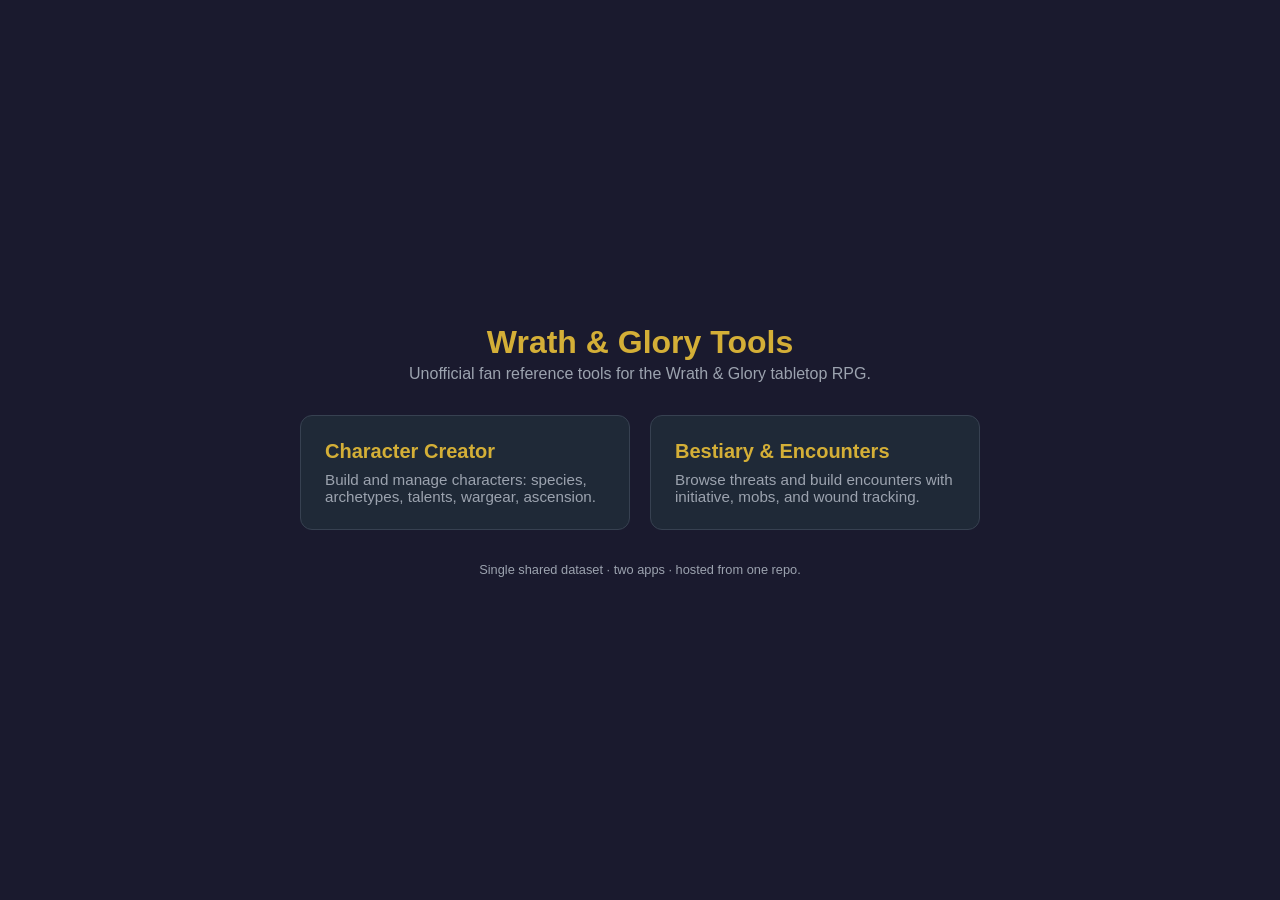
<file: index.html>
<!DOCTYPE html>
<html lang="en">
<head>
  <meta charset="UTF-8">
  <meta name="viewport" content="width=device-width, initial-scale=1.0">
  <title>Wrath &amp; Glory Tools</title>
  <style>
    :root { --bg:#1a1a2e; --card:#1f2937; --border:#374151; --gold:#d4af37; --text:#e5e7eb; --muted:#9ca3af; }
    * { box-sizing:border-box; }
    body { margin:0; min-height:100vh; background:var(--bg); color:var(--text);
      font-family:-apple-system,BlinkMacSystemFont,'Segoe UI',Roboto,sans-serif;
      display:flex; flex-direction:column; align-items:center; justify-content:center; padding:24px; }
    h1 { color:var(--gold); font-size:2rem; margin:0 0 4px; text-align:center; }
    p.sub { color:var(--muted); margin:0 0 32px; text-align:center; }
    .cards { display:flex; gap:20px; flex-wrap:wrap; justify-content:center; max-width:760px; }
    a.card { display:block; width:330px; background:var(--card); border:1px solid var(--border);
      border-radius:12px; padding:24px; text-decoration:none; color:var(--text);
      transition:border-color .15s, transform .15s; }
    a.card:hover { border-color:var(--gold); transform:translateY(-2px); }
    a.card h2 { color:var(--gold); margin:0 0 8px; font-size:1.25rem; }
    a.card p { margin:0; color:var(--muted); font-size:.95rem; }
    footer { color:var(--muted); font-size:.8rem; margin-top:32px; }
  </style>
</head>
<body>
  <h1>Wrath &amp; Glory Tools</h1>
  <p class="sub">Unofficial fan reference tools for the Wrath &amp; Glory tabletop RPG.</p>
  <div class="cards">
    <a class="card" href="creator/">
      <h2>Character Creator</h2>
      <p>Build and manage characters: species, archetypes, talents, wargear, ascension.</p>
    </a>
    <a class="card" href="bestiary/">
      <h2>Bestiary &amp; Encounters</h2>
      <p>Browse threats and build encounters with initiative, mobs, and wound tracking.</p>
    </a>
  </div>
  <footer>Single shared dataset &middot; two apps &middot; hosted from one repo.</footer>
</body>
</html>
</file>
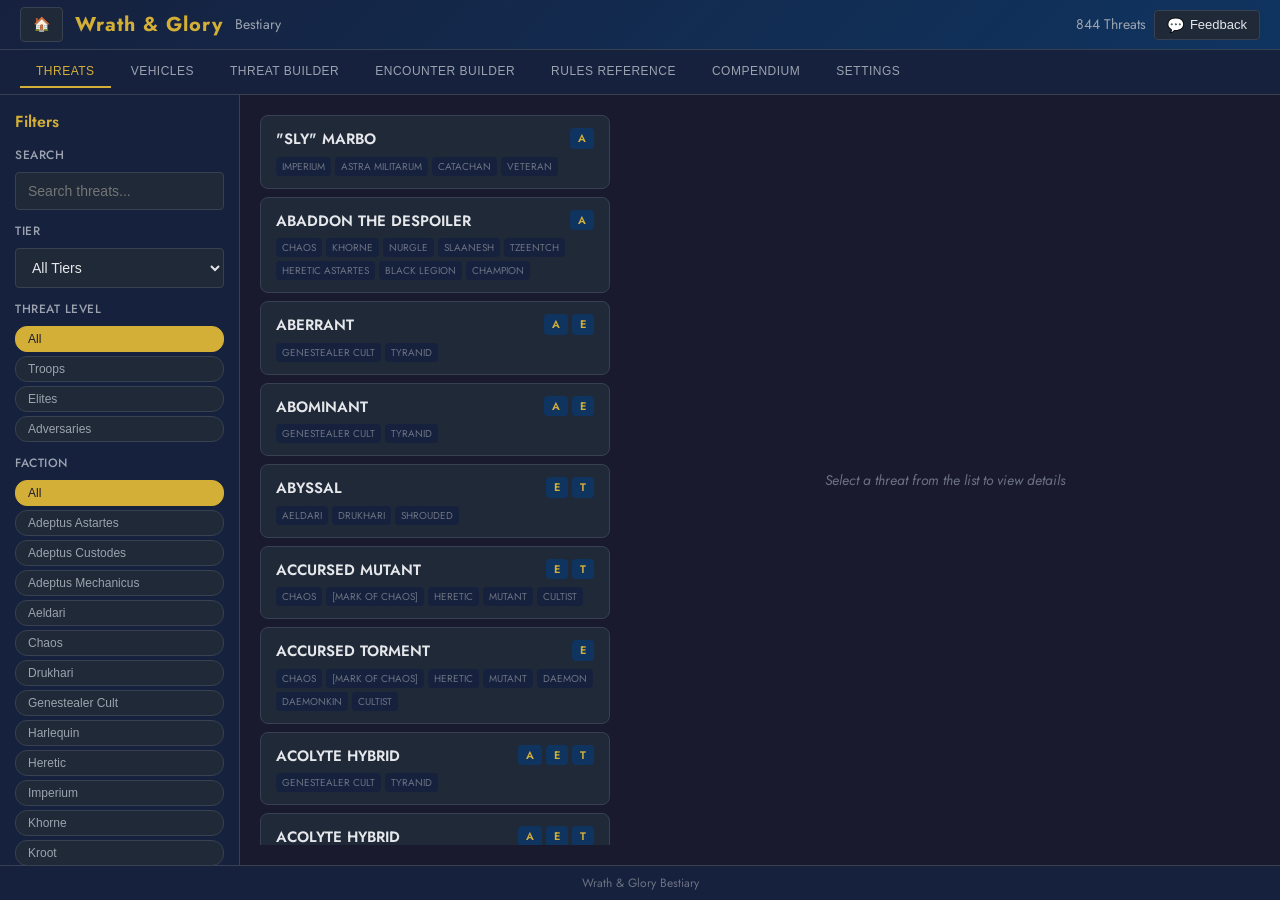
<file: bestiary/index.html>
<!DOCTYPE html>
<html lang="en">
<head>
    <meta charset="UTF-8">
    <meta name="viewport" content="width=device-width, initial-scale=1.0">
    <meta name="robots" content="noindex, nofollow">

    <title>Wrath and Glory Bestiary</title>
    <link rel="preconnect" href="https://fonts.googleapis.com">
    <link rel="preconnect" href="https://fonts.gstatic.com" crossorigin>
    <link href="https://fonts.googleapis.com/css2?family=Jost:ital,wght@0,100..900;1,100..900&display=swap" rel="stylesheet">
    <link rel="stylesheet" href="css/styles.css?v=97">
    <link rel="stylesheet" href="../shared/feedback.css?v=97">
    <script src="https://challenges.cloudflare.com/turnstile/v0/api.js?render=explicit" async defer></script>
</head>
<body>
    <div id="app">
        <!-- Header -->
        <header class="app-header">
            <div class="header-left">
                <button class="hamburger-btn" id="hamburger-btn" aria-label="Toggle menu">
                    <span></span><span></span><span></span>
                </button>
                <a href="../" class="header-btn" id="btn-home" title="Home" aria-label="Home"><span class="btn-icon">&#127968;</span></a>
                <h1 class="app-title">Wrath & Glory</h1>
                <span class="app-subtitle">Bestiary</span>
            </div>
            <div class="header-right">
                <span class="threat-count" id="threat-count">0 Threats</span>
                <button id="btn-feedback" class="header-btn" title="Report Feedback">
                    <span class="btn-icon">&#128172;</span> Feedback
                </button>
            </div>
        </header>

        <!-- Tab Navigation -->
        <nav class="tab-nav">
            <div class="tab-nav-tabs">
                <button class="tab-btn active" data-tab="threats">THREATS</button>
                <button class="tab-btn" data-tab="vehicles">VEHICLES</button>
                <button class="tab-btn" data-tab="builder">THREAT BUILDER</button>
                <button class="tab-btn" data-tab="encounter">ENCOUNTER BUILDER</button>
                <button class="tab-btn" data-tab="glossary">RULES REFERENCE</button>
                <button class="tab-btn" data-tab="references">COMPENDIUM</button>
                <button class="tab-btn" data-tab="settings">SETTINGS</button>
            </div>
        </nav>

        <!-- Main Content Area -->
        <div class="main-container">
            <!-- Threats Tab -->
            <div id="tab-threats" class="tab-content active">
                <!-- Left Sidebar - Filters -->
                <aside class="sidebar">
                    <div class="sidebar-section">
                        <h3 class="sidebar-title">Filters</h3>
                    </div>

                    <div class="sidebar-section">
                        <label class="filter-label">Search</label>
                        <input type="text" id="search-input" class="search-input" placeholder="Search threats...">
                    </div>

                    <div class="sidebar-section">
                        <label class="filter-label">Tier</label>
                        <select id="tier-filter" class="filter-select">
                            <option value="all">All Tiers</option>
                            <option value="1">Tier 1</option>
                            <option value="2">Tier 2</option>
                            <option value="3">Tier 3</option>
                            <option value="4">Tier 4</option>
                            <option value="5">Tier 5</option>
                        </select>
                    </div>

                    <div class="sidebar-section">
                        <label class="filter-label">Threat Level</label>
                        <div id="threat-level-filters" class="filter-btn-group"></div>
                    </div>

                    <div class="sidebar-section faction-section">
                        <label class="filter-label">Faction</label>
                        <div id="faction-filters" class="filter-btn-group faction-filter-group">
                            <!-- Populated by JavaScript -->
                        </div>
                    </div>

                    <div class="sidebar-section">
                        <button id="btn-clear-filters" class="btn-secondary">Reset Filters</button>
                    </div>
                </aside>

                <!-- Threat List and Detail -->
                <main class="content">
                    <div class="content-split">
                        <!-- Threat List -->
                        <div class="threat-list-container">
                            <div id="threat-list" class="threat-list">
                                <!-- Threat list items populated by JavaScript -->
                            </div>
                        </div>

                        <!-- Threat Detail -->
                        <div class="threat-detail-container">
                            <div id="threat-detail" class="threat-detail">
                                <div class="threat-detail-placeholder">
                                    <p>Select a threat from the list to view details</p>
                                </div>
                            </div>
                        </div>
                    </div>
                </main>
            </div>

            <!-- Vehicles Tab -->
            <div id="tab-vehicles" class="tab-content">
                <!-- Left Sidebar - Filters -->
                <aside class="sidebar">
                    <div class="sidebar-section">
                        <h3 class="sidebar-title">Filters</h3>
                    </div>

                    <div class="sidebar-section">
                        <label class="filter-label" for="vehicle-search-input">Search</label>
                        <input type="text" id="vehicle-search-input" class="search-input" placeholder="Search vehicles...">
                    </div>

                    <div class="sidebar-section">
                        <label class="filter-label" for="vehicle-faction-filter">Faction</label>
                        <select id="vehicle-faction-filter" class="filter-select">
                            <option value="all">All Factions</option>
                        </select>
                    </div>
                </aside>

                <!-- Vehicle List and Detail -->
                <main class="content">
                    <div class="content-split">
                        <div class="threat-list-container">
                            <div id="vehicle-list" class="threat-list">
                                <!-- Vehicle list items populated by JavaScript -->
                            </div>
                        </div>

                        <div class="threat-detail-container">
                            <div id="vehicle-detail" class="threat-detail">
                                <div class="threat-detail-placeholder">
                                    <p>Select a vehicle from the list to view details</p>
                                </div>
                            </div>
                        </div>
                    </div>
                </main>
            </div>

            <!-- Threat Builder Tab -->
            <div id="tab-builder" class="tab-content">
                <!-- Builder sidebar (hamburger drawer on mobile) -->
                <aside class="sidebar builder-sidebar" id="builder-sidebar">
                    <div class="sidebar-section">
                        <h3 class="sidebar-title">Template</h3>
                        <div class="builder-template-wrapper">
                            <input type="text" id="builder-template-search-sidebar" class="builder-template-input" placeholder="Search threats to load as template...">
                            <div id="builder-template-dropdown-sidebar" class="builder-template-dropdown hidden"></div>
                        </div>
                    </div>
                    <div class="sidebar-section builder-sidebar-buttons">
                        <button id="btn-builder-save-sidebar" class="btn-secondary">Save to File</button>
                        <button id="btn-builder-load-sidebar" class="btn-secondary">Load from File</button>
                        <button id="btn-builder-clear-sidebar" class="btn-action btn-action-danger">Clear All</button>
                    </div>
                </aside>
                <div class="builder-action-bar">
                    <div class="builder-actions">
                        <button id="btn-builder-save" class="btn-action">Save to File</button>
                        <button id="btn-builder-load" class="btn-action">Load from File</button>
                        <button id="btn-builder-preview" class="btn-action btn-preview-mobile">Preview</button>
                        <span class="builder-inject-group">
                            <input type="number" id="builder-inject-count" class="builder-inject-count" value="1" min="1" max="20" title="Number to add">
                            <button id="btn-builder-inject" class="btn-action">Add to Encounter</button>
                        </span>
                        <button id="btn-builder-clear" class="btn-action btn-action-danger">Clear All</button>
                    </div>
                </div>
                <div class="builder-content-wrapper">
                    <div class="builder-editor">
                        <div id="builder-editor-sections">
                            <!-- Populated by JavaScript -->
                        </div>
                    </div>
                    <div class="builder-preview">
                        <div class="builder-preview-label">Preview</div>
                        <div id="builder-preview-content">
                            <div class="threat-detail-placeholder">
                                <p>Edit threat details to see a preview</p>
                            </div>
                        </div>
                    </div>
                </div>
            </div>

            <!-- Encounter Tab -->
            <div id="tab-encounter" class="tab-content">
                <!-- Encounter Action Bar -->
                <div class="encounter-action-bar">
                    <div class="encounter-name-section">
                        <label class="action-bar-label">Encounter:</label>
                        <input type="text" id="encounter-name" class="encounter-name-input" placeholder="Unnamed Encounter">
                    </div>
                    <div class="encounter-round-section">
                        <label class="action-bar-label">Round:</label>
                        <button id="btn-round-minus" class="round-btn">&minus;</button>
                        <span id="round-display" class="round-display">1</span>
                        <button id="btn-round-plus" class="round-btn">+</button>
                    </div>
                    <div class="encounter-actions">
                        <button id="btn-save-encounter" class="btn-action">Save Encounter</button>
                        <button id="btn-load-encounter" class="btn-action">Load Encounter</button>
                        <button id="btn-import-threat" class="btn-action">Import Threat</button>
                        <button id="btn-clear-encounter" class="btn-action btn-action-danger">Clear Encounter</button>
                    </div>
                </div>

                <!-- Encounter Content Wrapper (sidebar + main) -->
                <div class="encounter-content-wrapper">
                <!-- Left Sidebar - Settings & Add -->
                <aside class="sidebar encounter-sidebar">
                    <div class="sidebar-section encounter-name-sidebar-section">
                        <label class="filter-label">Encounter</label>
                        <input type="text" id="encounter-name-sidebar" class="search-input" placeholder="Unnamed Encounter">
                    </div>
                    <div class="sidebar-section">
                        <h3 class="sidebar-title">Encounter Settings</h3>
                    </div>

                    <div class="sidebar-section">
                        <label class="filter-label">Tier</label>
                        <select id="encounter-tier" class="filter-select">
                            <option value="1">Tier 1</option>
                            <option value="2">Tier 2</option>
                            <option value="3">Tier 3</option>
                            <option value="4">Tier 4</option>
                            <option value="5">Tier 5</option>
                        </select>
                    </div>

                    <div class="sidebar-section">
                        <label class="filter-label">Player Count</label>
                        <input type="number" id="encounter-players" class="search-input" value="4" min="1" max="10">
                    </div>

                    <div class="sidebar-section player-characters-section">
                        <label class="filter-label">Player Characters</label>
                        <div id="player-character-inputs" class="player-character-inputs">
                            <!-- Populated by JavaScript based on player count -->
                        </div>
                        <div class="player-list-buttons">
                            <button id="btn-save-players" class="btn-secondary">Save Players</button>
                            <button id="btn-load-players" class="btn-secondary">Load Players</button>
                        </div>
                    </div>

                    <div class="sidebar-section">
                        <button id="btn-sort-initiative" class="btn-secondary">Sort by Initiative</button>
                    </div>
                    <div class="sidebar-section encounter-sidebar-actions">
                        <h3 class="sidebar-title">Encounter Actions</h3>
                        <div class="encounter-sidebar-action-buttons">
                            <button id="btn-save-encounter-sidebar" class="btn-secondary">Save Encounter</button>
                            <button id="btn-load-encounter-sidebar" class="btn-secondary">Load Encounter</button>
                            <button id="btn-import-threat-sidebar" class="btn-secondary">Import Threat</button>
                            <button id="btn-clear-encounter-sidebar" class="btn-danger">Clear Encounter</button>
                        </div>
                    </div>
                </aside>

                <!-- Encounter List and Detail -->
                <main class="content">
                    <div class="content-split">
                        <!-- Encounter List -->
                        <div class="encounter-list-container">
                            <div id="encounter-list" class="encounter-list">
                                <!-- Populated by JavaScript -->
                            </div>
                        </div>

                        <!-- Entry Detail -->
                        <div class="encounter-detail-container">
                            <div id="encounter-detail" class="encounter-detail">
                                <div class="encounter-detail-placeholder">
                                    <p>Select an entry to view details</p>
                                </div>
                            </div>
                        </div>
                    </div>
                </main>
                </div><!-- End encounter-content-wrapper -->
            </div>

            <!-- Glossary Tab -->
            <div id="tab-glossary" class="tab-content tab-fullwidth">
                <div class="glossary-container">
                    <h2>Rules Reference</h2>
                    <div class="glossary-controls">
                        <input type="text" id="glossary-search" placeholder="Search terms..." class="search-input">
                        <div class="glossary-filters">
                            <button class="glossary-filter-btn active" data-category="all">All</button>
                            <button class="glossary-filter-btn" data-category="characterTerms">Character Terms</button>
                            <button class="glossary-filter-btn" data-category="conditions">Conditions</button>
                            <button class="glossary-filter-btn" data-category="combatTerms">Combat Rules</button>
                            <button class="glossary-filter-btn" data-category="terms">Game Rules</button>
                            <button class="glossary-filter-btn" data-category="weaponTraits">Weapon Traits</button>
                            <button class="glossary-filter-btn" data-category="armorTraits">Armor Traits</button>
                            <button class="glossary-filter-btn" data-category="keywords">Keywords</button>
                            <button class="glossary-filter-btn" data-category="vehicleTraits">Vehicle Traits</button>
                            <button class="glossary-filter-btn" data-category="vehicleRules">Vehicle Rules</button>
                        </div>
                    </div>
                    <div id="glossary-content">
                        <!-- Glossary entries populated by JavaScript -->
                    </div>
                </div>
            </div>

            <!-- References Tab -->
            <div id="tab-references" class="tab-content tab-fullwidth">
                <div class="glossary-container">
                    <h2>Compendium</h2>
                    <div class="glossary-controls">
                        <input type="text" id="references-search" placeholder="Search references..." class="search-input">
                        <div class="glossary-filters">
                            <button class="references-filter-btn active" data-category="all">All</button>
                            <button class="references-filter-btn" data-category="talents">Talents</button>
                            <button class="references-filter-btn" data-category="weapons">Weapons</button>
                            <button class="references-filter-btn" data-category="grenades">Grenades & Missiles</button>
                            <button class="references-filter-btn" data-category="vehicleWargear">Vehicle Wargear</button>
                            <button class="references-filter-btn" data-category="armor">Armor</button>
                            <button class="references-filter-btn" data-category="augmetics">Augmetics</button>
                            <button class="references-filter-btn" data-category="equipment">Equipment</button>
                            <button class="references-filter-btn" data-category="psychicPowers">Psychic Powers</button>
                            <button class="references-filter-btn" data-category="weaponUpgrades">Upgrades</button>
                            <button class="references-filter-btn" data-category="ascensionPackages">Ascension</button>
                            <button class="references-filter-btn" data-category="archetypes">Archetypes</button>
                            <button class="references-filter-btn" data-category="archetypeAbilities">Archetype Abilities</button>
                            <button class="references-filter-btn" data-category="speciesAbilities">Species Abilities</button>
                            <button class="references-filter-btn" data-category="mutations">Mutations</button>
                        </div>
                    </div>
                    <div id="references-content">
                        <!-- References entries populated by JavaScript -->
                    </div>
                </div>
            </div>

            <!-- Settings Tab -->
            <div id="tab-settings" class="tab-content tab-fullwidth">
                <div class="settings-content">
                    <h2>Settings</h2>
                    <h3>Source Books</h3>
                    <p class="section-desc">Enable or disable content from specific source books.</p>
                    <div id="source-filter-buttons" class="filter-btn-group"></div>
                </div>
            </div>
        </div>

        <!-- Footer -->
        <footer class="app-footer">
            <span class="footer-info">Wrath & Glory Bestiary</span>
        </footer>

        <div class="sidebar-backdrop" id="sidebar-backdrop"></div>

        <!-- Bottom Sheet (mobile slide-up panel) -->
        <div class="bottom-sheet" id="bottom-sheet">
            <div class="bottom-sheet-overlay" id="bottom-sheet-overlay"></div>
            <div class="bottom-sheet-panel" id="bottom-sheet-panel">
                <div class="bottom-sheet-handle-row" id="bottom-sheet-handle-row">
                    <div class="bottom-sheet-handle-bar"></div>
                </div>
                <div class="bottom-sheet-content" id="bottom-sheet-content"></div>
            </div>
        </div>
    </div>

    <!-- Mobile menu toggle -->
    <script>
    document.getElementById('hamburger-btn').addEventListener('click', function() {
        document.body.classList.toggle('sidebar-open');
    });
    document.getElementById('sidebar-backdrop').addEventListener('click', function() {
        document.body.classList.remove('sidebar-open');
    });
    </script>

    <!-- Scripts -->
    <script src="js/web-api.js?v=97"></script>
    <script src="js/data-loader.js?v=97"></script>
    <script src="js/bestiary-check.js?v=97"></script>
    <script src="js/glossary.js?v=97"></script>
    <script src="js/encounter-state.js?v=97"></script>
    <script src="js/threat-builder-state.js?v=97"></script>
    <script src="tabs/settings-tab.js?v=97"></script>
    <script src="tabs/threats-tab.js?v=97"></script>
    <script src="tabs/vehicles-tab.js?v=97"></script>
    <script src="tabs/glossary-tab.js?v=97"></script>
    <script src="tabs/references-tab.js?v=97"></script>
    <script src="tabs/encounter-tab.js?v=97"></script>
    <script src="tabs/threat-builder-tab.js?v=97"></script>
    <script src="js/app.js?v=97"></script>
    <script src="../shared/feedback.js?v=97"></script>
</body>
</html>
</file>
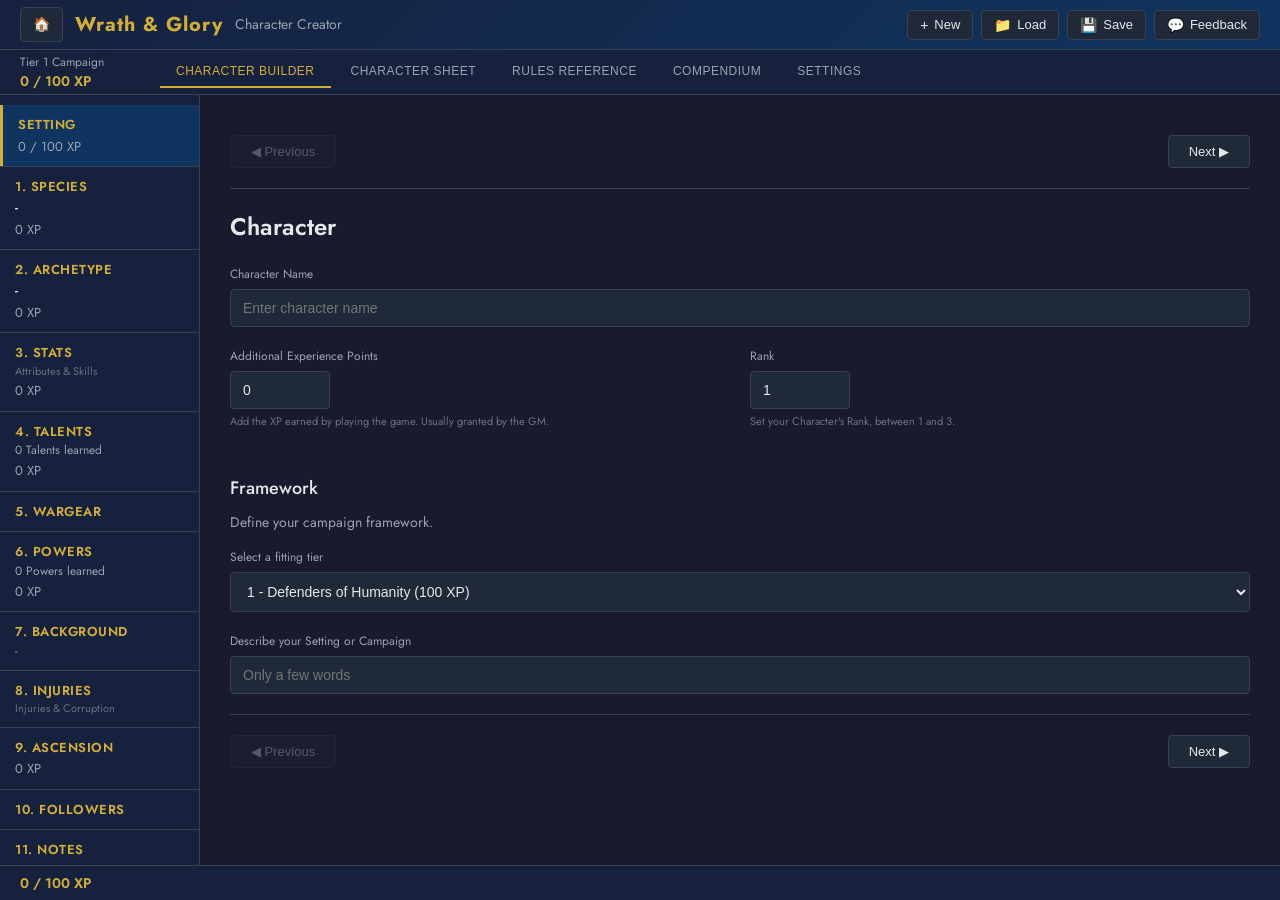
<file: creator/index.html>
<!DOCTYPE html>
<html lang="en">
<head>
    <meta charset="UTF-8">
    <meta name="viewport" content="width=device-width, initial-scale=1.0">
    <meta name="robots" content="noindex, nofollow">

    <title>Wrath and Glory Character Creator</title>
    <link rel="preconnect" href="https://fonts.googleapis.com">
    <link rel="preconnect" href="https://fonts.gstatic.com" crossorigin>
    <link href="https://fonts.googleapis.com/css2?family=Jost:ital,wght@0,100..900;1,100..900&display=swap" rel="stylesheet">
    <link rel="stylesheet" href="css/styles.css?v=130">
    <link rel="stylesheet" href="../shared/feedback.css?v=130">
    <script src="https://challenges.cloudflare.com/turnstile/v0/api.js?render=explicit" async defer></script>
</head>
<body>
    <div id="app">
        <!-- Header -->
        <header class="app-header">
            <div class="header-left">
                <button class="hamburger-btn" id="hamburger-btn" aria-label="Toggle menu">
                    <span></span><span></span><span></span>
                </button>
                <a href="../" class="header-btn" id="btn-home" title="Home" aria-label="Home"><span class="btn-icon">&#127968;</span></a>
                <h1 class="app-title">Wrath & Glory</h1>
                <span class="app-subtitle">Character Creator</span>
            </div>
            <div class="header-right">
                <div class="header-overflow">
                    <button class="header-btn header-overflow-toggle" id="btn-overflow" aria-label="More actions" aria-haspopup="true" aria-expanded="false"><span class="btn-icon">&#8942;</span></button>
                    <div class="header-actions">
                        <a href="../" class="header-btn header-menu-home" id="btn-home-menu"><span class="btn-icon">&#127968;</span> Home</a>
                        <button id="btn-new" class="header-btn" title="New Character">
                            <span class="btn-icon">+</span> New
                        </button>
                        <button id="btn-load" class="header-btn" title="Load Character">
                            <span class="btn-icon">&#128193;</span> Load
                        </button>
                        <button id="btn-save" class="header-btn" title="Save Character">
                            <span class="btn-icon">&#128190;</span> Save
                        </button>
                        <button id="btn-feedback" class="header-btn" title="Report Feedback">
                            <span class="btn-icon">&#128172;</span> Feedback
                        </button>
                    </div>
                </div>
            </div>
        </header>

        <!-- Tab Navigation -->
        <nav class="tab-nav">
            <div class="tab-nav-left">
                <span id="campaign-display" class="campaign-info">Tier 1 Campaign</span>
                <span id="xp-display" class="xp-info">0 / 100 XP</span>
            </div>
            <div class="tab-nav-tabs">
                <button class="tab-btn active" data-tab="builder">CHARACTER BUILDER</button>
                <button class="tab-btn" data-tab="character-sheet">CHARACTER SHEET</button>
                <button class="tab-btn" data-tab="glossary">RULES REFERENCE</button>
                <button class="tab-btn" data-tab="references">COMPENDIUM</button>
                <button class="tab-btn" data-tab="settings">SETTINGS</button>
            </div>
        </nav>

        <!-- Main Content Area -->
        <div class="main-container">
            <!-- Character Builder Tab -->
            <div id="tab-builder" class="tab-content active">
                <!-- Left Sidebar - Navigation within Builder -->
                <aside class="sidebar">
                    <div class="sidebar-section">
                        <div class="sidebar-item active" data-section="setting">
                            <span class="sidebar-label">Setting</span>
                            <span id="sidebar-setting-xp" class="sidebar-xp">0 / 100 XP</span>
                        </div>
                    </div>

                    <div class="sidebar-section">
                        <div class="sidebar-item" data-section="species">
                            <span class="sidebar-label">1. Species</span>
                            <span id="sidebar-species-name" class="sidebar-name">-</span>
                            <span id="sidebar-species-xp" class="sidebar-xp">0 XP</span>
                        </div>
                    </div>

                    <div class="sidebar-section">
                        <div class="sidebar-item" data-section="archetype">
                            <span class="sidebar-label">2. Archetype</span>
                            <span id="sidebar-archetype-name" class="sidebar-name">-</span>
                            <span id="sidebar-archetype-xp" class="sidebar-xp">0 XP</span>
                        </div>
                    </div>

                    <div class="sidebar-section">
                        <div class="sidebar-item" data-section="stats">
                            <span class="sidebar-label">3. Stats</span>
                            <span class="sidebar-sublabel">Attributes & Skills</span>
                            <span id="sidebar-stats-xp" class="sidebar-xp">0 XP</span>
                        </div>
                    </div>

                    <div class="sidebar-section">
                        <div class="sidebar-item" data-section="talents">
                            <span class="sidebar-label">4. Talents</span>
                            <span id="sidebar-talents-count" class="sidebar-count">0 Talents learned</span>
                            <span id="sidebar-talents-xp" class="sidebar-xp">0 XP</span>
                        </div>
                    </div>

                    <div class="sidebar-section">
                        <div class="sidebar-item" data-section="wargear">
                            <span class="sidebar-label">5. Wargear</span>
                        </div>
                    </div>

                    <div class="sidebar-section">
                        <div class="sidebar-item" data-section="powers">
                            <span class="sidebar-label">6. Powers</span>
                            <span id="sidebar-powers-count" class="sidebar-count">0 Powers learned</span>
                            <span id="sidebar-powers-xp" class="sidebar-xp">0 XP</span>
                        </div>
                    </div>

                    <div class="sidebar-section">
                        <div class="sidebar-item" data-section="background">
                            <span class="sidebar-label">7. Background</span>
                            <span id="sidebar-faction" class="sidebar-faction">-</span>
                        </div>
                    </div>

                    <div class="sidebar-section">
                        <div class="sidebar-item" data-section="injuries">
                            <span class="sidebar-label">8. Injuries</span>
                            <span class="sidebar-sublabel">Injuries & Corruption</span>
                        </div>
                    </div>

                    <div class="sidebar-section">
                        <div class="sidebar-item" data-section="ascension">
                            <span class="sidebar-label">9. Ascension</span>
                            <span id="sidebar-ascension-count" class="sidebar-count"></span>
                            <span id="sidebar-ascension-xp" class="sidebar-xp">0 XP</span>
                        </div>
                    </div>

                    <div class="sidebar-section">
                        <div class="sidebar-item" data-section="followers">
                            <span class="sidebar-label">10. Followers</span>
                            <span id="sidebar-followers-count" class="sidebar-count"></span>
                        </div>
                    </div>

                    <div class="sidebar-section">
                        <div class="sidebar-item" data-section="notes">
                            <span class="sidebar-label">11. Notes</span>
                        </div>
                    </div>
                </aside>

                <!-- Builder Content Area -->
                <main class="content">
                    <!-- Top Section Navigation -->
                    <div class="section-nav section-nav-top">
                        <button id="btn-prev-section-top" class="btn-secondary" disabled>&#9664; Previous</button>
                        <button id="btn-next-section-top" class="btn-secondary">Next &#9654;</button>
                    </div>

                    <!-- Setting Section -->
                    <div id="section-setting" class="builder-section active">
                        <h2>Character</h2>

                        <div class="form-group">
                            <label for="character-name">Character Name</label>
                            <input type="text" id="character-name" placeholder="Enter character name">
                        </div>

                        <div class="form-row">
                            <div class="form-group">
                                <label for="additional-xp">Additional Experience Points</label>
                                <input type="number" id="additional-xp" value="0" min="0">
                                <span class="form-hint">Add the XP earned by playing the game. Usually granted by the GM.</span>
                            </div>
                            <div class="form-group">
                                <label for="character-rank">Rank</label>
                                <input type="number" id="character-rank" value="1" min="1" max="3">
                                <span class="form-hint">Set your Character's Rank, between 1 and 3.</span>
                            </div>
                        </div>

                        <h3>Framework</h3>
                        <p class="section-desc">Define your campaign framework.</p>

                        <div class="form-group">
                            <label for="tier-select">Select a fitting tier</label>
                            <select id="tier-select">
                                <option value="1">1 - Defenders of Humanity (100 XP)</option>
                                <option value="2">2 - Agents of Fate (200 XP)</option>
                                <option value="3">3 - Elite Guardians (300 XP)</option>
                                <option value="4">4 - Heroic Champions (400 XP)</option>
                                <option value="5">5 - Vow of Absolution (500 XP)</option>
                            </select>
                        </div>

                        <div class="form-group">
                            <label for="setting-desc">Describe your Setting or Campaign</label>
                            <input type="text" id="setting-desc" placeholder="Only a few words">
                        </div>

                    </div>

                    <!-- Species Section -->
                    <div id="section-species" class="builder-section">
                        <h2>Select a Species</h2>
                        <div id="species-list" class="card-grid">
                            <!-- Species cards populated by JavaScript -->
                        </div>
                    </div>

                    <!-- Archetype Section -->
                    <div id="section-archetype" class="builder-section">
                        <h2>Select an Archetype</h2>
                        <div class="search-bar">
                            <input type="text" id="archetype-search" placeholder="Search...">
                        </div>
                        <div id="archetype-list" class="archetype-list">
                            <!-- Archetype list populated by JavaScript -->
                        </div>
                        <div id="archetype-detail" class="archetype-detail hidden">
                            <!-- Selected archetype details -->
                        </div>
                    </div>

                    <!-- Stats Section -->
                    <div id="section-stats" class="builder-section">
                        <div class="stats-header">
                            <h2>Select Attributes and Skills</h2>
                            <button id="btn-reset-stats" class="btn-secondary">RESET STATS</button>
                        </div>

                        <div class="stats-container">
                            <div class="stats-column">
                                <h3>Attributes</h3>
                                <div id="attributes-list" class="stats-list">
                                    <!-- Attributes populated by JavaScript -->
                                </div>

                                <h3>Traits</h3>
                                <div id="derived-stats" class="derived-stats">
                                    <!-- Derived stats populated by JavaScript -->
                                </div>
                            </div>

                            <div class="stats-column">
                                <h3>Skills</h3>
                                <div id="skills-list" class="stats-list">
                                    <!-- Skills populated by JavaScript -->
                                </div>
                            </div>
                        </div>
                    </div>

                    <!-- Talents Section -->
                    <div id="section-talents" class="builder-section">
                        <h2>Manage Talents</h2>

                        <div id="selected-talents" class="selected-talents">
                            <!-- Selected talents shown here -->
                        </div>

                        <div class="talents-controls">
                            <input type="text" id="talent-search" placeholder="Search">
                            <label class="checkbox-label inline">
                                <input type="checkbox" id="filter-prerequisites">
                                <span>Show only fulfilled prerequisites</span>
                            </label>
                        </div>

                        <div id="talents-table" class="talents-table">
                            <!-- Talents table populated by JavaScript -->
                        </div>

                        <div id="talents-pagination" class="pagination">
                            <!-- Pagination controls -->
                        </div>
                    </div>

                    <!-- Wargear Section -->
                    <div id="section-wargear" class="builder-section">
                        <h2>Wargear</h2>

                        <h3>Current Wargear (<span id="wargear-count">0</span>)</h3>
                        <div id="current-wargear">
                            <!-- Current wargear items rendered by JavaScript -->
                        </div>

                        <h3>Add Wargear</h3>
                        <div id="additional-wargear">
                            <!-- Wargear browser rendered by JavaScript -->
                        </div>
                    </div>

                    <!-- Powers Section -->
                    <div id="section-powers" class="builder-section">
                        <h2>Manage Powers</h2>

                        <div id="selected-powers" class="selected-powers">
                            <!-- Selected powers shown as chips -->
                        </div>

                        <div class="discipline-tabs">
                            <button class="discipline-btn active" data-discipline="minor">Minor</button>
                            <button class="discipline-btn" data-discipline="universal">Universal</button>
                            <button class="discipline-btn" data-discipline="biomancy">Biomancy</button>
                            <button class="discipline-btn" data-discipline="divination">Divination</button>
                            <button class="discipline-btn" data-discipline="pyromancy">Pyromancy</button>
                            <button class="discipline-btn" data-discipline="telekinesis">Telekinesis</button>
                            <button class="discipline-btn" data-discipline="telepathy">Telepathy</button>
                            <button class="discipline-btn" data-discipline="maleficarum">Maleficarum</button>
                            <button class="discipline-btn" data-discipline="runes of battle">Runes of Battle</button>
                            <button class="discipline-btn" data-discipline="runes of fate">Runes of Fate</button>
                            <button class="discipline-btn" data-discipline="runes of fortune">Runes of Fortune</button>
                            <button class="discipline-btn" data-discipline="bonesinging">Bonesinging</button>
                            <button class="discipline-btn" data-discipline="phantasmancy">Phantasmancy</button>
                        </div>

                        <div class="powers-controls">
                            <input type="text" id="power-search" placeholder="Search">
                        </div>

                        <div id="powers-table" class="powers-table">
                            <!-- Powers table populated by JavaScript -->
                        </div>
                    </div>

                    <!-- Background Section -->
                    <div id="section-background" class="builder-section">
                        <h2>Manage Backgrounds</h2>
                        <p class="section-desc">Select a background for each Section and choose a single Trait bonus.</p>

                        <div id="background-bonus" class="background-bonus hidden">
                            <!-- Selected bonus display -->
                        </div>

                        <div class="background-section">
                            <h3>Origin</h3>
                            <select id="origin-select">
                                <option value="">Select an Origin...</option>
                            </select>
                            <div id="origin-detail" class="background-detail"></div>
                        </div>

                        <div class="background-section">
                            <h3>Accomplishment</h3>
                            <select id="accomplishment-select">
                                <option value="">Select an Accomplishment...</option>
                            </select>
                            <div id="accomplishment-detail" class="background-detail"></div>
                        </div>

                        <div class="background-section">
                            <h3>Goal</h3>
                            <select id="goal-select">
                                <option value="">Select a Goal...</option>
                            </select>
                            <div id="goal-detail" class="background-detail"></div>
                        </div>

                        <div class="background-section">
                            <h3>Manage Languages</h3>
                            <p class="section-desc">Every character starts with Low Gothic and an additional language common to your homeworld or origin.</p>
                            <div id="languages-list" class="languages-list">
                                <span class="language-chip">Low Gothic</span>
                            </div>
                            <div class="add-language">
                                <input type="text" id="new-language" placeholder="Enter a custom language">
                                <label class="free-language-toggle">
                                    <input type="checkbox" id="free-language-toggle"> Free
                                </label>
                                <button id="btn-add-language" class="btn-small">+</button>
                            </div>
                        </div>
                    </div>

                    <!-- Injuries & Corruption Section -->
                    <div id="section-injuries" class="builder-section">
                        <h2>Injuries & Corruption</h2>
                        <!-- Content rendered by InjuriesTab -->
                    </div>

                    <!-- Ascension Section -->
                    <div id="section-ascension" class="builder-section">
                        <h2>Ascension</h2>
                        <p class="section-desc">Ascension represents major character advancement, increasing your effective tier. For each ascension slot, choose an Ascension Package (costs XP) or an Archetype Ascension (adopt a higher-tier archetype's abilities).</p>
                        <div id="ascension-content">
                            <!-- Ascension slots populated by JavaScript -->
                        </div>
                    </div>

                    <!-- Followers Section -->
                    <div id="section-followers" class="builder-section">
                        <!-- Rendered by FollowersTab -->
                    </div>

                    <!-- Notes Section -->
                    <div id="section-notes" class="builder-section">
                        <h2>Notes</h2>
                        <p class="section-desc">Anything you want to keep with this character. Also editable on the character sheet.</p>
                        <textarea id="character-notes" placeholder="Additional notes about your character..."></textarea>
                    </div>

                    <!-- Section Navigation -->
                    <div class="section-nav">
                        <button id="btn-prev-section" class="btn-secondary" disabled>&#9664; Previous</button>
                        <button id="btn-next-section" class="btn-secondary">Next &#9654;</button>
                    </div>
                </main>
            </div>

            <!-- Character Sheet Tab -->
            <div id="tab-character-sheet" class="tab-content tab-fullwidth">
                <div class="character-sheet">
                    <div class="sheet-actions">
                        <button id="btn-copy-summary" class="header-btn">
                            <span class="btn-icon">&#128203;</span> Copy Summary
                        </button>
                    </div>
                    <div id="character-sheet-content">
                        <!-- Character sheet content populated by JavaScript -->
                    </div>
                </div>
            </div>

            <!-- Glossary Tab -->
            <div id="tab-glossary" class="tab-content tab-fullwidth">
                <div class="glossary-container">
                    <h2>Rules Reference</h2>
                    <div class="glossary-controls">
                        <input type="text" id="glossary-search" placeholder="Search terms..." class="search-input">
                        <div class="glossary-filters">
                            <button class="glossary-filter-btn active" data-category="all">All</button>
                            <button class="glossary-filter-btn" data-category="characterTerms">Character Terms</button>
                            <button class="glossary-filter-btn" data-category="conditions">Conditions</button>
                            <button class="glossary-filter-btn" data-category="combatTerms">Combat Rules</button>
                            <button class="glossary-filter-btn" data-category="terms">Game Rules</button>
                            <button class="glossary-filter-btn" data-category="weaponTraits">Weapon Traits</button>
                            <button class="glossary-filter-btn" data-category="armorTraits">Armor Traits</button>
                            <button class="glossary-filter-btn" data-category="keywords">Keywords</button>
                            <button class="glossary-filter-btn" data-category="vehicleTraits">Vehicle Traits</button>
                            <button class="glossary-filter-btn" data-category="vehicleRules">Vehicle Rules</button>
                        </div>
                    </div>
                    <div id="glossary-content">
                        <!-- Glossary entries populated by JavaScript -->
                    </div>
                </div>
            </div>

            <!-- References Tab -->
            <div id="tab-references" class="tab-content tab-fullwidth">
                <div class="glossary-container">
                    <h2>Compendium</h2>
                    <div class="glossary-controls">
                        <input type="text" id="references-search" placeholder="Search references..." class="search-input">
                        <div class="glossary-filters">
                            <button class="references-filter-btn active" data-category="all">All</button>
                            <button class="references-filter-btn" data-category="talents">Talents</button>
                            <button class="references-filter-btn" data-category="weapons">Weapons</button>
                            <button class="references-filter-btn" data-category="grenades">Grenades & Missiles</button>
                            <button class="references-filter-btn" data-category="vehicleWargear">Vehicle Wargear</button>
                            <button class="references-filter-btn" data-category="armor">Armor</button>
                            <button class="references-filter-btn" data-category="augmetics">Augmetics</button>
                            <button class="references-filter-btn" data-category="equipment">Equipment</button>
                            <button class="references-filter-btn" data-category="psychicPowers">Psychic Powers</button>
                            <button class="references-filter-btn" data-category="weaponUpgrades">Upgrades</button>
                            <button class="references-filter-btn" data-category="ascensionPackages">Ascension</button>
                            <button class="references-filter-btn" data-category="archetypes">Archetypes</button>
                            <button class="references-filter-btn" data-category="archetypeAbilities">Archetype Abilities</button>
                            <button class="references-filter-btn" data-category="speciesAbilities">Species Abilities</button>
                            <button class="references-filter-btn" data-category="mutations">Mutations</button>
                        </div>
                    </div>
                    <div id="references-content">
                        <!-- References entries populated by JavaScript -->
                    </div>
                </div>
            </div>

            <!-- Settings Tab -->
            <div id="tab-settings" class="tab-content tab-fullwidth">
                <div class="settings-content">
                    <h2>Settings</h2>
                    <h3>Source Books</h3>
                    <p class="section-desc">Enable or disable content from specific source books. Core Rules are always enabled.</p>
                    <div id="source-filter-buttons" class="filter-btn-group"></div>
                    <h3>House Rules</h3>
                    <p class="section-desc">Ignore Prerequisites lets you select talents, powers, and ascension packages without meeting their requirements (for GM-approved exceptions). Prerequisites are still shown for reference.</p>
                    <div class="filter-btn-group">
                        <button id="ignore-prereqs-btn" class="filter-btn">Ignore Prerequisites</button>
                    </div>
                </div>
            </div>
        </div>

        <!-- Footer -->
        <footer class="app-footer">
            <span id="footer-xp" class="footer-xp">0 / 100 XP</span>
            <span id="footer-keywords" class="footer-keywords"></span>
        </footer>

        <div class="sidebar-backdrop" id="sidebar-backdrop"></div>
    </div>

    <!-- Mobile menu toggle -->
    <script>
    document.getElementById('hamburger-btn').addEventListener('click', function() {
        document.body.classList.toggle('sidebar-open');
    });
    document.getElementById('sidebar-backdrop').addEventListener('click', function() {
        document.body.classList.remove('sidebar-open');
    });
    </script>

    <!-- Scripts -->
    <script src="js/web-api.js?v=130"></script>
    <script src="js/data-loader.js?v=130"></script>
    <script src="js/xp-calculator.js?v=130"></script>
    <script src="js/derived-stats.js?v=130"></script>
    <script src="js/prerequisite.js?v=130"></script>
    <script src="js/character-check.js?v=130"></script>
    <script src="js/state.js?v=130"></script>
    <script src="js/relic-wizard.js?v=130"></script>
    <script src="js/improvised-builder.js?v=130"></script>
    <script src="js/custom-wargear.js?v=130"></script>
    <script src="js/character-io.js?v=130"></script>
    <script src="js/glossary.js?v=130"></script>
    <script src="js/keyword-bonus.js?v=130"></script>
    <script src="js/followers.js?v=130"></script>
    <script src="js/threat-card.js?v=130"></script>
    <script src="tabs/setting-tab.js?v=130"></script>
    <script src="tabs/species-tab.js?v=130"></script>
    <script src="tabs/archetype-tab.js?v=130"></script>
    <script src="tabs/ascension-tab.js?v=130"></script>
    <script src="tabs/stats-tab.js?v=130"></script>
    <script src="tabs/talents-tab.js?v=130"></script>
    <script src="tabs/wargear-tab.js?v=130"></script>
    <script src="tabs/powers-tab.js?v=130"></script>
    <script src="tabs/background-tab.js?v=130"></script>
    <script src="tabs/injuries-tab.js?v=130"></script>
    <script src="tabs/followers-tab.js?v=130"></script>
    <script src="tabs/notes-tab.js?v=130"></script>
    <script src="tabs/character-sheet-tab.js?v=130"></script>
    <script src="tabs/glossary-tab.js?v=130"></script>
    <script src="tabs/references-tab.js?v=130"></script>
    <script src="tabs/settings-tab.js?v=130"></script>
    <script src="js/app.js?v=130"></script>
    <script src="js/header-overflow.js?v=130"></script>
    <script src="../shared/feedback.js?v=130"></script>
</body>
</html>
</file>
<file: bestiary/css/styles.css>
/* Wrath and Glory Bestiary - Styles */

/* ===== CSS Variables ===== */
:root {
    --bg-primary: #1a1a2e;
    --bg-secondary: #16213e;
    --bg-tertiary: #0f3460;
    --bg-card: #1f2937;
    --bg-hover: #374151;

    --text-primary: #e5e7eb;
    --text-secondary: #9ca3af;
    --text-muted: #6b7280;

    --accent-gold: #d4af37;
    --accent-gold-dark: #b8960c;
    --accent-red: #dc2626;
    --accent-green: #22c55e;
    --accent-blue: #3b82f6;
    --accent-purple: #9333ea;

    --border-color: #374151;
    --border-light: #4b5563;

    --sidebar-width: 240px;
    --header-height: 50px;
    --nav-height: 45px;
    --footer-height: 35px;

    --font-main: 'Jost', -apple-system, BlinkMacSystemFont, 'Segoe UI', Roboto, Oxygen, Ubuntu, sans-serif;
    --font-mono: 'Consolas', 'Monaco', monospace;

    --radius-sm: 4px;
    --radius-md: 8px;
    --radius-lg: 12px;

    --shadow-sm: 0 1px 2px rgba(0, 0, 0, 0.3);
    --shadow-md: 0 4px 6px rgba(0, 0, 0, 0.4);
    --shadow-lg: 0 10px 15px rgba(0, 0, 0, 0.5);
}

/* ===== Reset & Base ===== */
*, *::before, *::after {
    box-sizing: border-box;
    margin: 0;
    padding: 0;
}

html, body {
    height: 100%;
    overflow: hidden;
}

body {
    font-family: var(--font-main);
    font-size: 14px;
    line-height: 1.5;
    color: var(--text-primary);
    background-color: var(--bg-primary);
}

#app {
    position: fixed;
    inset: 0;
    display: flex;
    flex-direction: column;
}

/* ===== Header ===== */
.app-header {
    display: flex;
    justify-content: space-between;
    align-items: center;
    height: var(--header-height);
    flex-shrink: 0;
    padding: 0 20px;
    background: linear-gradient(135deg, var(--bg-secondary) 0%, var(--bg-tertiary) 100%);
    border-bottom: 1px solid var(--border-color);
    position: relative;
    z-index: 10;
}

.header-left {
    display: flex;
    align-items: center;
    gap: 12px;
}

.app-title {
    font-size: 20px;
    font-weight: 700;
    color: var(--accent-gold);
    letter-spacing: 1px;
}

.app-subtitle {
    font-size: 14px;
    color: var(--text-secondary);
}

.header-right {
    display: flex;
    gap: 8px;
    align-items: center;
}

.threat-count {
    font-size: 14px;
    color: var(--text-secondary);
}

.header-btn {
    display: flex;
    align-items: center;
    gap: 6px;
    padding: 6px 12px;
    background: var(--bg-card);
    color: var(--text-primary);
    border: 1px solid var(--border-color);
    border-radius: var(--radius-sm);
    cursor: pointer;
    font-size: 13px;
    transition: all 0.2s;
}

.header-btn:hover {
    background: var(--bg-hover);
    border-color: var(--accent-gold);
}

.btn-icon {
    font-size: 14px;
}

@media (max-width: 480px) {
    .header-btn {
        padding: 6px 8px;
        font-size: 0;
    }

    .header-btn .btn-icon {
        font-size: 16px;
    }
}

/* ===== Tab Navigation ===== */
.tab-nav {
    display: flex;
    align-items: center;
    height: var(--nav-height);
    flex-shrink: 0;
    padding: 0 20px;
    background: var(--bg-secondary);
    border-bottom: 1px solid var(--border-color);
    gap: 20px;
}

.tab-nav-tabs {
    display: flex;
    gap: 4px;
    flex: 1;
    overflow-x: auto;
    scrollbar-width: none;
    -ms-overflow-style: none;
}

.tab-nav-tabs::-webkit-scrollbar {
    display: none;
}

.tab-btn {
    padding: 8px 16px;
    background: transparent;
    color: var(--text-secondary);
    border: none;
    border-bottom: 2px solid transparent;
    cursor: pointer;
    font-size: 12px;
    font-weight: 500;
    text-transform: uppercase;
    letter-spacing: 0.5px;
    white-space: nowrap;
    transition: all 0.2s;
}

.tab-btn:hover {
    color: var(--text-primary);
    background: var(--bg-hover);
}

.tab-btn.active {
    color: var(--accent-gold);
    border-bottom-color: var(--accent-gold);
}

/* ===== Main Container ===== */
.main-container {
    display: flex;
    flex-direction: column;
    flex: 1;
    overflow: hidden;
}

/* ===== Tab Content ===== */
.tab-content {
    display: none;
    flex: 1;
    overflow: hidden;
}

.tab-content.active {
    display: flex;
}

#tab-threats {
    flex-direction: row;
}

.tab-fullwidth {
    flex-direction: column;
    padding: 20px 30px;
    overflow-y: auto;
    overscroll-behavior: contain;
    background: var(--bg-primary);
}

.tab-fullwidth.active {
    display: block;
}

/* ===== Sidebar ===== */
.sidebar {
    width: var(--sidebar-width);
    background: var(--bg-secondary);
    border-right: 1px solid var(--border-color);
    padding: 15px;
    flex-shrink: 0;
    overflow-y: auto;
    min-height: 0;
}

.sidebar-section {
    margin-bottom: 12px;
}

.sidebar-section.faction-section {
    margin-bottom: 12px;
}

.sidebar-section:last-child {
    margin-bottom: 0;
}

.sidebar-title {
    font-size: 16px;
    font-weight: 600;
    color: var(--accent-gold);
    margin-bottom: 10px;
}

.filter-label {
    display: block;
    font-size: 12px;
    font-weight: 500;
    color: var(--text-secondary);
    margin-bottom: 8px;
    text-transform: uppercase;
    letter-spacing: 0.5px;
    flex-shrink: 0;
}

.filter-btn-group {
    display: flex;
    flex-direction: column;
    gap: 4px;
}

.filter-btn {
    width: 100%;
    padding: 5px 12px;
    text-align: left;
    background: var(--bg-card);
    color: var(--text-secondary);
    border: 1px solid var(--border-color);
    border-radius: var(--radius-lg);
    cursor: pointer;
    font-size: 12px;
    transition: all 0.2s;
}

.filter-btn:hover {
    border-color: var(--accent-gold);
}

.filter-btn.active {
    background: var(--accent-gold);
    color: var(--bg-primary);
    border-color: var(--accent-gold);
}

.faction-filter-group {
}

/* ===== Settings Tab ===== */
.settings-content {
    max-width: 600px;
}

.settings-content .section-desc {
    color: var(--text-secondary);
    margin-bottom: 15px;
    font-size: 13px;
}

/* ===== Filter Buttons (checkbox replacements removed) ===== */

/* ===== Search Input ===== */
.search-input {
    width: 100%;
    padding: 10px 12px;
    background: var(--bg-card);
    color: var(--text-primary);
    border: 1px solid var(--border-color);
    border-radius: var(--radius-sm);
    font-size: 14px;
    transition: border-color 0.2s;
}

.search-input:focus {
    outline: none;
    border-color: var(--accent-gold);
}

.filter-select {
    width: 100%;
    padding: 10px 12px;
    background: var(--bg-card);
    color: var(--text-primary);
    border: 1px solid var(--border-color);
    border-radius: var(--radius-sm);
    font-size: 14px;
    cursor: pointer;
    transition: border-color 0.2s;
}

.filter-select:focus {
    outline: none;
    border-color: var(--accent-gold);
}

/* ===== Buttons ===== */
.btn-secondary {
    width: 100%;
    padding: 8px 16px;
    background: transparent;
    color: var(--text-secondary);
    border: 1px solid var(--border-color);
    border-radius: var(--radius-sm);
    cursor: pointer;
    font-size: 12px;
    font-weight: 500;
    transition: all 0.2s;
}

.btn-secondary:hover {
    background: var(--bg-hover);
    border-color: var(--accent-gold);
    color: var(--text-primary);
}

/* ===== Content Area ===== */
.content {
    flex: 1;
    padding: 20px;
    overflow: hidden;
    background: var(--bg-primary);
}

.content-split {
    display: flex;
    height: 100%;
    gap: 20px;
}

/* ===== Threat List ===== */
.threat-list-container {
    width: 350px;
    flex-shrink: 0;
    overflow-y: auto;
}

.threat-list {
    display: flex;
    flex-direction: column;
    gap: 8px;
}

.threat-list-item {
    background: var(--bg-card);
    border: 1px solid var(--border-color);
    border-radius: var(--radius-md);
    padding: 12px 15px;
    cursor: pointer;
    transition: all 0.2s;
}

.threat-list-item:hover {
    border-color: var(--accent-gold);
}

.threat-list-item.selected {
    border-color: var(--accent-gold);
    background: var(--bg-tertiary);
}

.threat-list-header {
    display: flex;
    justify-content: space-between;
    align-items: flex-start;
    margin-bottom: 6px;
}

.threat-list-name {
    font-size: 15px;
    font-weight: 600;
    color: var(--text-primary);
}

.threat-list-level {
    display: flex;
    gap: 4px;
}

.threat-tier-badge {
    padding: 2px 8px;
    background: var(--bg-tertiary);
    border-radius: var(--radius-sm);
    font-size: 11px;
    font-weight: 600;
    color: var(--accent-gold);
}

.threat-list-keywords {
    display: flex;
    flex-wrap: wrap;
    gap: 4px;
}

.threat-list-keyword {
    padding: 2px 6px;
    background: var(--bg-secondary);
    border-radius: var(--radius-sm);
    font-size: 10px;
    color: var(--text-muted);
    text-transform: uppercase;
}

/* ===== Threat Detail ===== */
.threat-detail-container {
    flex: 1;
    overflow-y: auto;
}

.threat-detail {
    height: 100%;
}

.threat-detail-placeholder {
    display: flex;
    align-items: center;
    justify-content: center;
    height: 100%;
    color: var(--text-muted);
    font-style: italic;
}

/* ===== Threat Card (Book-style layout) ===== */
.threat-card {
    background: var(--bg-card);
    border: 1px solid var(--border-color);
    border-radius: var(--radius-md);
    overflow: hidden;
}

.threat-card-header {
    background: linear-gradient(135deg, var(--bg-tertiary) 0%, var(--bg-secondary) 100%);
    padding: 20px;
    border-bottom: 2px solid var(--accent-gold);
}

.threat-card-title {
    font-size: 24px;
    font-weight: 700;
    color: var(--accent-gold);
    margin-bottom: 8px;
}

.threat-card-source {
    display: block;
    font-size: 11px;
    color: var(--text-muted);
    font-style: italic;
    margin-top: 8px;
    margin-bottom: 8px;
}

.threat-card-quote {
    font-style: italic;
    color: var(--text-secondary);
    font-size: 14px;
    margin-bottom: 4px;
}

.threat-card-attribution {
    font-size: 12px;
    color: var(--text-muted);
}

.threat-card-body {
    padding: 20px;
}

.threat-card-description {
    font-size: 14px;
    line-height: 1.7;
    color: var(--text-secondary);
    margin-bottom: 20px;
}

/* ===== Threat Stats Table (Book-style) ===== */
.threat-stats-section {
    margin-bottom: 20px;
}

.threat-stat-table {
    width: 100%;
    border-collapse: collapse;
    margin-bottom: 15px;
}

.threat-stat-table-header {
    background: var(--accent-gold);
    color: var(--bg-primary);
    font-weight: 600;
    text-align: center;
    padding: 8px;
    font-size: 14px;
    text-transform: uppercase;
    letter-spacing: 1px;
}

.threat-stat-table th {
    background: var(--bg-tertiary);
    color: var(--text-muted);
    font-weight: 500;
    text-transform: uppercase;
    font-size: 11px;
    padding: 8px 10px;
    text-align: center;
    border: 1px solid var(--border-color);
}

.threat-stat-table td {
    background: var(--bg-card);
    padding: 8px 10px;
    text-align: center;
    border: 1px solid var(--border-color);
    font-size: 14px;
}

.threat-stat-table td.stat-value {
    font-weight: 600;
    font-size: 16px;
}

/* Tier/Threat Table */
.tier-threat-table {
    width: auto;
    margin-bottom: 10px;
}

.tier-threat-table th,
.tier-threat-table td {
    min-width: 50px;
}

/* Keywords Row */
.threat-keywords-row {
    margin-bottom: 15px;
}

.threat-keywords-label {
    font-size: 12px;
    font-weight: 600;
    color: var(--text-secondary);
    text-transform: uppercase;
    margin-right: 8px;
}

.threat-keyword {
    display: inline-block;
    padding: 3px 10px;
    background: var(--bg-tertiary);
    border: 1px solid var(--accent-gold);
    border-radius: var(--radius-sm);
    font-size: 12px;
    color: var(--accent-gold);
    text-transform: uppercase;
    letter-spacing: 0.5px;
    margin-right: 6px;
    margin-bottom: 6px;
}

/* A keyword chip with a glossary entry opens it */
.threat-keyword[data-popup-type] {
    cursor: pointer;
}

.threat-keyword[data-popup-type]:hover {
    background: var(--accent-gold);
    color: var(--bg-primary);
}

.threat-keyword:focus-visible {
    outline: 2px solid var(--accent-gold);
    outline-offset: 2px;
}

/* Attributes Table */
.attributes-table th,
.attributes-table td {
    min-width: 45px;
}

/* Resilience Row */
.resilience-row {
    background: var(--bg-tertiary);
    padding: 10px 15px;
    border-radius: var(--radius-sm);
    margin-bottom: 15px;
}

.resilience-label {
    font-weight: 600;
    color: var(--text-primary);
}

.resilience-value {
    color: var(--accent-gold);
    font-weight: 600;
}

.resilience-note {
    color: var(--text-secondary);
    font-size: 13px;
}

/* Defence/Wounds/Shock Table */
.combat-stats-table th,
.combat-stats-table td {
    min-width: 80px;
}

/* Skills Row */
.skills-row {
    margin-bottom: 15px;
}

.skills-label {
    font-size: 12px;
    font-weight: 600;
    color: var(--text-secondary);
    text-transform: uppercase;
}

.skills-value {
    color: var(--text-primary);
    font-size: 14px;
}

/* Abilities Section */
.abilities-section {
    margin-bottom: 15px;
}

.abilities-header {
    background: var(--bg-tertiary);
    padding: 8px 12px;
    font-weight: 600;
    font-size: 12px;
    text-transform: uppercase;
    color: var(--text-secondary);
    border-left: 3px solid var(--accent-gold);
    margin-bottom: 10px;
}

.ability-item {
    margin-bottom: 12px;
    padding-bottom: 12px;
    border-bottom: 1px solid var(--border-color);
}

.ability-item:last-child {
    margin-bottom: 0;
    padding-bottom: 0;
    border-bottom: none;
}

.ability-type {
    font-size: 11px;
    font-weight: 600;
    text-transform: uppercase;
    color: var(--accent-gold);
    margin-right: 6px;
}

.ability-name {
    font-weight: 600;
    color: var(--text-primary);
}

.ability-stats {
    color: var(--accent-gold);
    font-weight: 500;
    margin-left: 4px;
}

.ability-description {
    font-size: 13px;
    color: var(--text-secondary);
    line-height: 1.5;
    margin-top: 4px;
}

/* Bonuses Section */
.bonuses-section {
    margin-bottom: 15px;
}

.threat-text-section {
    font-size: 13px;
    color: var(--text-secondary);
    line-height: 1.5;
    white-space: pre-line;
    padding: 0 12px;
}

.ref-weapon-special {
    white-space: pre-line;
}

.bonuses-header {
    background: var(--bg-tertiary);
    padding: 8px 12px;
    font-weight: 600;
    font-size: 12px;
    text-transform: uppercase;
    letter-spacing: 0.5px;
    color: var(--text-secondary);
    margin-bottom: 10px;
}

.bonus-item {
    margin-bottom: 8px;
    padding: 0 12px;
}

.bonus-item:last-child {
    margin-bottom: 0;
}

.bonus-name {
    font-weight: 600;
    color: var(--accent-gold);
    margin-right: 6px;
}

.bonus-description {
    font-size: 13px;
    color: var(--text-secondary);
    line-height: 1.5;
}

/* Determination Row */
.determination-row {
    background: var(--bg-tertiary);
    padding: 10px 15px;
    border-radius: var(--radius-sm);
    margin-bottom: 15px;
}

.determination-label {
    font-size: 12px;
    font-weight: 600;
    text-transform: uppercase;
    color: var(--text-secondary);
}

.determination-value {
    color: var(--text-primary);
    font-size: 14px;
}

/* Bottom Stats Table */
.bottom-stats-table th,
.bottom-stats-table td {
    min-width: 70px;
}

/* Additional Weapon Section (Encounter Builder) */
.additional-weapon-section {
    margin-top: 8px;
    padding-top: 8px;
    border-top: 1px solid var(--border-color);
}

.additional-weapon-label {
    font-size: 11px;
    font-weight: 600;
    color: var(--text-secondary);
    text-transform: uppercase;
    margin-bottom: 4px;
}

.additional-weapon-name {
    font-size: 14px;
    font-weight: 600;
    color: var(--accent-gold);
}

.additional-weapon-info {
    margin-bottom: 6px;
}

.addwpn-stats-row {
    margin-top: 4px;
    font-size: 12px;
    color: var(--text-primary);
    display: flex;
    flex-wrap: wrap;
    align-items: baseline;
    gap: 2px;
}

.addwpn-stat-label {
    color: var(--text-muted);
    font-size: 10px;
    text-transform: uppercase;
    margin-right: 3px;
}

.addwpn-divider {
    color: var(--text-muted);
    margin: 0 3px;
}

.addwpn-traits {
    margin-top: 3px;
    font-size: 11px;
    color: var(--text-secondary);
    font-style: italic;
}

/* Ammo selection sub-step */
.ammo-skip-row {
    margin-top: 8px;
    display: flex;
    align-items: center;
    gap: 8px;
}

.ammo-skip-text {
    font-size: 11px;
    color: var(--text-muted);
}

.ammo-skip-btn {
    font-size: 11px;
    white-space: nowrap;
}

.additional-weapon-actions {
    display: flex;
    gap: 6px;
}

.btn-select-weapon {
    width: 100%;
    font-size: 12px;
}

.btn-change-weapon,
.btn-remove-weapon {
    font-size: 11px;
    padding: 3px 10px;
}

/* ===== Footer ===== */
.app-footer {
    display: flex;
    justify-content: center;
    align-items: center;
    height: var(--footer-height);
    flex-shrink: 0;
    padding: 0 20px;
    background: var(--bg-secondary);
    border-top: 1px solid var(--border-color);
}

.footer-info {
    font-size: 12px;
    color: var(--text-muted);
}

/* ===== Glossary Tab ===== */
#tab-glossary {
    padding: 20px;
}

#tab-glossary h2,
#tab-references h2 {
    margin-bottom: 20px;
    color: var(--accent-gold);
}

.glossary-container {
    max-width: 1200px;
    margin: 0 auto;
}

.glossary-controls {
    margin-bottom: 20px;
}

.glossary-controls .search-input {
    width: 100%;
    max-width: 400px;
    margin-bottom: 15px;
}

.glossary-filters {
    display: flex;
    flex-wrap: wrap;
    gap: 8px;
}

.glossary-filter-btn {
    padding: 8px 16px;
    background-color: var(--bg-card);
    border: 1px solid var(--border-color);
    border-radius: var(--radius-md);
    color: var(--text-secondary);
    cursor: pointer;
    font-size: 13px;
    transition: all 0.2s;
}

.glossary-filter-btn:hover {
    background-color: var(--bg-hover);
    color: var(--text-primary);
}

.glossary-filter-btn.active {
    background-color: var(--accent-gold);
    color: var(--bg-primary);
    border-color: var(--accent-gold);
}

.glossary-empty {
    text-align: center;
    padding: 40px;
    color: var(--text-muted);
}

.glossary-group {
    margin-bottom: 30px;
}

.glossary-group-title {
    font-size: 16px;
    font-weight: 600;
    color: var(--accent-gold);
    padding-bottom: 10px;
    margin-bottom: 15px;
    border-bottom: 1px solid var(--border-color);
}

.glossary-entries {
    display: flex;
    flex-direction: column;
    gap: 8px;
}

.glossary-entry {
    background-color: var(--bg-card);
    border: 1px solid var(--border-color);
    border-radius: var(--radius-md);
    overflow: hidden;
    transition: border-color 0.2s;
}

.glossary-entry:hover {
    border-color: var(--border-light);
}

.glossary-entry.expanded {
    border-color: var(--accent-gold);
}

.glossary-entry.glossary-entry-highlight {
    animation: glossary-highlight-fade 2s ease-out;
}

@keyframes glossary-highlight-fade {
    0% { box-shadow: 0 0 12px 2px var(--accent-gold); }
    100% { box-shadow: none; }
}

.glossary-entry-header {
    display: flex;
    align-items: center;
    padding: 12px 15px;
    cursor: pointer;
    gap: 12px;
}

.glossary-entry-header:hover {
    background-color: var(--bg-hover);
}

.glossary-entry-expand {
    color: var(--text-muted);
    font-size: 10px;
    width: 16px;
    transition: transform 0.2s;
}

.glossary-entry.expanded .glossary-entry-expand {
    transform: rotate(90deg);
}

.glossary-entry-name {
    flex: 1;
    font-weight: 600;
    color: var(--text-primary);
}

.glossary-entry-category {
    font-size: 11px;
    color: var(--text-muted);
    background-color: var(--bg-secondary);
    padding: 3px 8px;
    border-radius: var(--radius-sm);
}

.glossary-entry-body {
    padding: 0 15px 15px 43px;
    border-top: 1px solid var(--border-color);
}

.glossary-entry-body.hidden {
    display: none;
}

.glossary-entry-description {
    color: var(--text-secondary);
    line-height: 1.6;
    font-size: 13px;
    margin: 12px 0 0 0;
}

/* ===== References Tab Styles ===== */
.glossary-entry-brief {
    font-size: 12px;
    color: var(--text-muted);
    white-space: nowrap;
}

.ref-stats {
    margin-bottom: 8px;
    font-size: 13px;
    line-height: 1.6;
}

.ref-stat {
    margin-bottom: 2px;
}

.ref-label {
    color: var(--accent-gold);
    font-weight: 500;
}

.ref-flavor {
    font-style: italic;
    color: var(--text-muted);
    margin-top: 6px;
    font-size: 13px;
    line-height: 1.5;
}

.ref-parent {
    color: var(--accent-gold);
    font-size: 0.9em;
    margin-bottom: 4px;
}

.references-filter-btn {
    padding: 8px 16px;
    background-color: var(--bg-card);
    border: 1px solid var(--border-color);
    border-radius: var(--radius-md);
    color: var(--text-secondary);
    cursor: pointer;
    font-size: 13px;
    transition: all 0.2s;
}

.references-filter-btn:hover {
    background-color: var(--bg-hover);
    color: var(--text-primary);
}

.references-filter-btn.active {
    background-color: var(--accent-gold);
    color: var(--bg-primary);
    border-color: var(--accent-gold);
}

/* ===== Glossary Popups ===== */
.glossary-term {
    color: var(--accent-gold);
    cursor: pointer;
    border-bottom: 1px dotted var(--accent-gold);
    transition: all 0.2s;
}

.glossary-term:hover {
    color: #f0c040;
    border-bottom-style: solid;
}

.glossary-term:focus-visible {
    outline: 2px solid var(--accent-gold);
    outline-offset: 2px;
}

.glossary-popup {
    position: fixed;
    background: var(--bg-secondary);
    border: 1px solid var(--accent-gold);
    border-radius: var(--radius-md);
    box-shadow: var(--shadow-lg);
    min-width: 280px;
    max-width: 500px;
    z-index: 2000;
    animation: glossary-fade-in 0.15s ease-out;
}

@keyframes glossary-fade-in {
    from {
        opacity: 0;
        transform: translateY(-5px);
    }
    to {
        opacity: 1;
        transform: translateY(0);
    }
}

.glossary-popup-header {
    display: flex;
    align-items: center;
    gap: 10px;
    padding: 10px 12px;
    background: var(--bg-tertiary);
    border-bottom: 1px solid var(--border-color);
    border-radius: var(--radius-md) var(--radius-md) 0 0;
}

.glossary-popup-type {
    font-size: 10px;
    text-transform: uppercase;
    padding: 2px 6px;
    background: var(--accent-gold);
    color: var(--bg-primary);
    border-radius: var(--radius-sm);
    font-weight: 600;
}

.glossary-popup-title {
    flex: 1;
    font-size: 15px;
    font-weight: 600;
    color: var(--text-primary);
}

.glossary-popup-close {
    background: none;
    border: none;
    color: var(--text-muted);
    font-size: 20px;
    cursor: pointer;
    padding: 0;
    line-height: 1;
    width: 24px;
    height: 24px;
    display: flex;
    align-items: center;
    justify-content: center;
    border-radius: 50%;
    transition: all 0.2s;
}

.glossary-popup-close:hover {
    background: var(--bg-hover);
    color: var(--text-primary);
}

.glossary-popup-content {
    padding: 12px;
    font-size: 13px;
    line-height: 1.6;
    color: var(--text-secondary);
    max-height: 400px;
    overflow-y: auto;
}

/* Stacked same-name definitions (issue #5) */
.glossary-popup-content .glossary-popup-subheader {
    margin: 0 0 6px;
}

.glossary-popup-content hr {
    border: none;
    border-top: 1px solid var(--border-color);
    margin: 14px 0;
}

.glossary-table-scroll {
    overflow-x: auto;
    -webkit-overflow-scrolling: touch;
    margin-top: 8px;
}
.glossary-table-scroll .glossary-table {
    margin-top: 0;
}

.glossary-table {
    width: 100%;
    border-collapse: collapse;
    margin-top: 8px;
    font-size: 12px;
    line-height: 1.4;
}

.glossary-table caption {
    font-weight: 600;
    color: var(--text-primary);
    text-align: left;
    padding-bottom: 4px;
    font-size: 13px;
}

.glossary-table th {
    background: var(--bg-secondary);
    color: var(--text-primary);
    font-weight: 600;
    text-align: left;
    padding: 4px 8px;
    border: 1px solid var(--border-color);
    font-size: 11px;
    text-transform: uppercase;
    letter-spacing: 0.5px;
}

.glossary-table td {
    padding: 4px 8px;
    border: 1px solid var(--border-color);
    color: var(--text-secondary);
}

.glossary-table tr:nth-child(even) td {
    background: rgba(255, 255, 255, 0.02);
}

.glossary-popup-content .glossary-term {
    color: var(--accent-blue);
    border-bottom-color: var(--accent-blue);
}

.glossary-popup-content .glossary-term:hover {
    color: #60a5fa;
}

/* ===== Source Reference ===== */
.source-ref {
    font-size: 11px;
    color: var(--text-muted);
    font-style: italic;
    margin-top: 4px;
}

/* ===== Scrollbar ===== */
::-webkit-scrollbar {
    width: 8px;
    height: 8px;
}

::-webkit-scrollbar-track {
    background: var(--bg-secondary);
}

::-webkit-scrollbar-thumb {
    background: #ffffff;
    border-radius: 4px;
}

::-webkit-scrollbar-thumb:hover {
    background: #e5e7eb;
}

/* Firefox has no ::-webkit-scrollbar; scoping keeps Chrome on the rules above */
@supports not selector(::-webkit-scrollbar) {
    * {
        scrollbar-color: #ffffff var(--bg-secondary);
    }
}

/* ===== Utilities ===== */
.hidden {
    display: none !important;
}

.text-gold {
    color: var(--accent-gold);
}

.text-red {
    color: var(--accent-red);
}

.text-green {
    color: var(--accent-green);
}

.text-muted {
    color: var(--text-muted);
}

/* ===== Encounter Tab ===== */
#tab-encounter {
    flex-direction: column;
}

#tab-encounter .encounter-action-bar + .sidebar,
#tab-encounter .encounter-action-bar ~ .content {
    /* These will be in a row */
}

#tab-encounter {
    display: none;
}

#tab-encounter.active {
    display: flex;
    flex-direction: column;
}

/* Encounter Action Bar */
.encounter-action-bar {
    display: flex;
    justify-content: space-between;
    align-items: center;
    padding: 10px 20px;
    background: var(--bg-secondary);
    border-bottom: 1px solid var(--border-color);
    flex-shrink: 0;
}

.encounter-name-section {
    display: flex;
    align-items: center;
    gap: 10px;
}

.action-bar-label {
    font-size: 14px;
    font-weight: 600;
    color: var(--text-secondary);
}

.encounter-name-input {
    width: 250px;
    padding: 8px 12px;
    background: var(--bg-card);
    color: var(--accent-gold);
    border: 1px solid var(--border-color);
    border-radius: var(--radius-sm);
    font-size: 14px;
    font-weight: 600;
}

.encounter-name-input:focus {
    outline: none;
    border-color: var(--accent-gold);
}

.encounter-actions {
    display: flex;
    gap: 10px;
}

.btn-action {
    padding: 8px 16px;
    background: var(--bg-tertiary);
    color: var(--text-primary);
    border: 1px solid var(--border-color);
    border-radius: var(--radius-sm);
    cursor: pointer;
    font-size: 13px;
    font-weight: 500;
    transition: all 0.2s;
}

.btn-action:hover {
    background: var(--bg-hover);
    border-color: var(--accent-gold);
    color: var(--accent-gold);
}

.btn-action-danger {
    color: var(--accent-red);
}

.btn-action-danger:hover {
    border-color: var(--accent-red);
    color: var(--accent-red);
}

/* Round Tracker */
.encounter-round-section {
    display: flex;
    align-items: center;
    gap: 8px;
}

.round-btn {
    width: 28px;
    height: 28px;
    padding: 0;
    background: var(--bg-tertiary);
    color: var(--text-primary);
    border: 1px solid var(--border-color);
    border-radius: var(--radius-sm);
    cursor: pointer;
    font-size: 16px;
    font-weight: bold;
    line-height: 1;
    transition: all 0.2s;
}

.round-btn:hover {
    background: var(--bg-hover);
    border-color: var(--accent-gold);
    color: var(--accent-gold);
}

.round-display {
    font-size: 18px;
    font-weight: 700;
    color: var(--accent-gold);
    min-width: 24px;
    text-align: center;
}

/* Encounter content wrapper */
.encounter-content-wrapper {
    display: flex;
    flex: 1;
    overflow: hidden;
}

/* Player list buttons */
.player-list-buttons {
    display: flex;
    gap: 8px;
    margin-top: 10px;
}

.player-list-buttons .btn-secondary {
    flex: 1;
    font-size: 11px;
    padding: 6px 8px;
}

.encounter-sidebar {
    width: 300px;
    overflow-y: auto;
}

.encounter-sidebar .sidebar-title {
    margin-top: 10px;
}

.encounter-sidebar .sidebar-title:first-child {
    margin-top: 0;
}

/* Save/Load Section */
.encounter-save-load {
    display: flex;
    flex-direction: column;
    gap: 8px;
}

.save-load-buttons {
    display: flex;
    gap: 8px;
    position: relative;
}

.save-load-buttons .btn-secondary {
    flex: 1;
}

.btn-clear {
    margin-top: 4px;
}

/* Primary Button */
.btn-primary {
    width: 100%;
    padding: 10px 16px;
    background: var(--accent-gold);
    color: var(--bg-primary);
    border: none;
    border-radius: var(--radius-sm);
    cursor: pointer;
    font-size: 14px;
    font-weight: 600;
    transition: all 0.2s;
}

.btn-primary:hover {
    background: var(--accent-gold-dark);
}

/* Danger Button */
.btn-danger {
    padding: 8px 16px;
    background: transparent;
    color: var(--accent-red);
    border: 1px solid var(--accent-red);
    border-radius: var(--radius-sm);
    cursor: pointer;
    font-size: 12px;
    font-weight: 500;
    transition: all 0.2s;
}

.btn-danger:hover {
    background: var(--accent-red);
    color: var(--text-primary);
}

/* ===== Encounter List ===== */
.encounter-list-container {
    width: 400px;
    flex-shrink: 0;
    overflow-y: auto;
}

.encounter-list {
    display: flex;
    flex-direction: column;
    gap: 8px;
}

.encounter-list-empty {
    display: flex;
    flex-direction: column;
    align-items: center;
    justify-content: center;
    padding: 40px;
    color: var(--text-muted);
    text-align: center;
}

.encounter-list-empty p {
    margin: 4px 0;
}

/* Encounter Item */
.encounter-item {
    background: var(--bg-card);
    border: 1px solid var(--border-color);
    border-radius: var(--radius-md);
    padding: 12px;
    cursor: pointer;
    transition: all 0.2s;
}

.encounter-item:hover {
    border-color: var(--accent-gold);
}

.encounter-item.selected {
    border-color: var(--accent-gold);
    background: var(--bg-tertiary);
}

.encounter-item.dead {
    opacity: 0.5;
    background: var(--bg-secondary);
}

.encounter-item.multi-selected {
    border-color: var(--accent-blue);
    background: rgba(59, 130, 246, 0.1);
}

/* Multi-select checkbox */
.multi-select-checkbox {
    width: 16px;
    height: 16px;
    accent-color: var(--accent-blue);
    cursor: pointer;
    flex-shrink: 0;
}

/* Selection Toolbar */
.selection-toolbar {
    display: flex;
    justify-content: space-between;
    align-items: center;
    padding: 10px 15px;
    background: var(--bg-tertiary);
    border: 1px solid var(--accent-blue);
    border-radius: var(--radius-md);
    margin-bottom: 10px;
}

.selection-toolbar.hidden {
    display: none;
}

.toolbar-info {
    display: flex;
    align-items: center;
    gap: 10px;
    color: var(--text-primary);
    font-weight: 500;
}

.toolbar-warning {
    color: var(--accent-red);
    font-size: 12px;
}

.toolbar-actions {
    display: flex;
    gap: 8px;
}

.toolbar-btn {
    padding: 6px 12px;
    font-size: 12px;
}

.toolbar-btn:disabled {
    opacity: 0.5;
    cursor: not-allowed;
}

.encounter-item-header {
    display: flex;
    align-items: center;
    gap: 10px;
    margin-bottom: 8px;
}

.encounter-item-name {
    flex: 1;
    font-weight: 600;
    color: var(--text-primary);
}

/* Initiative Input */
.initiative-input {
    width: 50px;
    padding: 4px 6px;
    background: var(--bg-secondary);
    color: var(--text-primary);
    border: 1px solid var(--border-color);
    border-radius: var(--radius-sm);
    font-size: 12px;
    text-align: center;
}

.initiative-input:focus {
    outline: none;
    border-color: var(--accent-gold);
}

.initiative-input::placeholder {
    color: var(--text-muted);
}

/* Bonus Select Dropdown */
.bonus-select {
    padding: 2px 6px;
    border-radius: var(--radius-sm);
    font-size: 11px;
    font-weight: 600;
    cursor: pointer;
    border: 1px solid var(--border-color);
}

.bonus-select:focus {
    outline: none;
    border-color: var(--accent-gold);
}

.bonus-select.bonus-none {
    background: var(--bg-tertiary);
    color: var(--text-secondary);
}

.bonus-select.bonus-elite {
    background: #1e40af;
    color: #93c5fd;
    border-color: #1e40af;
}

.bonus-select.bonus-adversary {
    background: #7c2d12;
    color: #fdba74;
    border-color: #7c2d12;
}

/* Bonus Badge (for detail view) */
.bonus-badge {
    padding: 2px 8px;
    border-radius: var(--radius-sm);
    font-size: 11px;
    font-weight: 600;
    text-transform: uppercase;
}

.bonus-badge.bonus-elite {
    background: #1e40af;
    color: #93c5fd;
}

.bonus-badge.bonus-adversary {
    background: #7c2d12;
    color: #fdba74;
}

/* Mob Badge */
.mob-badge {
    padding: 2px 8px;
    border-radius: var(--radius-sm);
    font-size: 11px;
    font-weight: 600;
    text-transform: uppercase;
    background: var(--bg-tertiary);
    color: var(--text-secondary);
    border: 1px solid var(--border-color);
}

/* Status Badge */
.status-badge {
    padding: 2px 8px;
    border-radius: var(--radius-sm);
    font-size: 11px;
    font-weight: 600;
    text-transform: uppercase;
}

.dead-badge {
    background: var(--accent-red);
    color: white;
}

/* Stat Trackers in List */
.encounter-item-stats {
    display: flex;
    flex-wrap: wrap;
    gap: 6px 16px;
    margin-bottom: 8px;
}

.stat-tracker {
    display: flex;
    align-items: center;
    gap: 4px;
    flex: 1;
}

.stat-tracker .stat-label {
    font-size: 11px;
    font-weight: 600;
    color: var(--text-muted);
    width: 16px;
}

.stat-tracker .stat-value {
    font-size: 12px;
    color: var(--text-primary);
    min-width: 45px;
    text-align: center;
}

.stat-tracker button {
    width: 20px;
    height: 20px;
    padding: 0;
    background: var(--bg-secondary);
    color: var(--text-primary);
    border: 1px solid var(--border-color);
    border-radius: var(--radius-sm);
    cursor: pointer;
    font-size: 14px;
    line-height: 1;
}

.stat-tracker button:hover {
    background: var(--bg-hover);
    border-color: var(--accent-gold);
}

.stat-bar {
    flex: 1;
    height: 6px;
    background: var(--bg-secondary);
    border-radius: 3px;
    overflow: hidden;
}

.stat-bar-fill {
    height: 100%;
    transition: width 0.2s;
}

.stat-bar-fill.wounds-bar {
    background: var(--accent-red);
}

.stat-bar-fill.shock-bar {
    background: var(--accent-blue);
}

.ruin-label {
    color: var(--accent-purple) !important;
}

.ruin-tracker {
    flex: none;
}

.ruin-tracker .stat-value {
    min-width: 20px;
    text-align: center;
}

/* Encounter Item Actions */
.encounter-item-actions {
    display: flex;
    justify-content: flex-end;
    gap: 8px;
}

.duplicate-btn {
    width: 24px;
    height: 24px;
    padding: 0;
    background: var(--bg-secondary);
    color: var(--accent-gold);
    border: 1px solid var(--border-color);
    border-radius: var(--radius-sm);
    cursor: pointer;
    font-size: 16px;
    font-weight: bold;
    line-height: 1;
}

.duplicate-btn:hover {
    background: var(--accent-gold);
    color: var(--bg-primary);
}

.delete-btn {
    width: 24px;
    height: 24px;
    padding: 0;
    background: var(--bg-secondary);
    color: var(--accent-red);
    border: 1px solid var(--border-color);
    border-radius: var(--radius-sm);
    cursor: pointer;
    font-size: 16px;
    font-weight: bold;
    line-height: 1;
}

.delete-btn:hover {
    background: var(--accent-red);
    color: var(--text-primary);
}

/* Mob Item */
.mob-item .mob-info {
    display: flex;
    justify-content: space-between;
    margin-bottom: 8px;
    font-size: 12px;
}

.mob-count {
    color: var(--text-secondary);
}

.mob-bonus {
    color: var(--accent-gold);
    font-weight: 500;
}

/* ===== Encounter Detail ===== */
.encounter-detail-container {
    flex: 1;
    overflow-y: auto;
}

.encounter-detail {
    height: 100%;
}

.encounter-detail-placeholder {
    display: flex;
    align-items: center;
    justify-content: center;
    height: 100%;
    color: var(--text-muted);
    font-style: italic;
}

.encounter-detail-content {
    padding: 20px;
}

.detail-header {
    display: flex;
    align-items: center;
    gap: 12px;
    margin-bottom: 20px;
    padding-bottom: 15px;
    border-bottom: 2px solid var(--accent-gold);
}

.detail-header h3 {
    font-size: 22px;
    color: var(--accent-gold);
    margin: 0;
}

/* Large Wound/Shock Trackers */
.wound-shock-trackers {
    display: flex;
    gap: 20px;
    margin-bottom: 20px;
}

.large-tracker {
    flex: 1;
    background: var(--bg-card);
    border: 1px solid var(--border-color);
    border-radius: var(--radius-md);
    padding: 15px;
}

.tracker-label {
    font-size: 12px;
    font-weight: 600;
    text-transform: uppercase;
    color: var(--text-muted);
    margin-bottom: 10px;
}

.tracker-controls {
    display: flex;
    align-items: center;
    justify-content: center;
    gap: 15px;
    margin-bottom: 10px;
}

.tracker-btn {
    width: 36px;
    height: 36px;
    background: var(--bg-secondary);
    color: var(--text-primary);
    border: 1px solid var(--border-color);
    border-radius: var(--radius-sm);
    cursor: pointer;
    font-size: 20px;
    font-weight: bold;
}

.tracker-btn:hover {
    background: var(--bg-hover);
    border-color: var(--accent-gold);
}

.tracker-value {
    font-size: 24px;
    font-weight: 600;
    color: var(--text-primary);
    min-width: 80px;
    text-align: center;
}

.tracker-bar {
    height: 8px;
    background: var(--bg-secondary);
    border-radius: 4px;
    overflow: hidden;
}

.tracker-bar-fill {
    height: 100%;
    transition: width 0.2s;
}

.wounds-large .tracker-bar-fill {
    background: var(--accent-red);
}

.shock-large .tracker-bar-fill {
    background: var(--accent-blue);
}

.ruin-large .tracker-label {
    color: var(--accent-purple);
}

/* Mob Membership */
.mob-membership {
    display: flex;
    align-items: center;
    justify-content: space-between;
    padding: 12px;
    background: var(--bg-card);
    border: 1px solid var(--border-color);
    border-radius: var(--radius-md);
    margin-bottom: 20px;
}

.mob-membership span {
    color: var(--text-secondary);
}

/* Mob Stats */
.mob-stats {
    display: flex;
    gap: 20px;
    margin-bottom: 20px;
}

.mob-stat {
    flex: 1;
    background: var(--bg-card);
    border: 1px solid var(--border-color);
    border-radius: var(--radius-md);
    padding: 15px;
    text-align: center;
}

.mob-stat-label {
    display: block;
    font-size: 12px;
    font-weight: 600;
    text-transform: uppercase;
    color: var(--text-muted);
    margin-bottom: 8px;
}

.mob-stat-value {
    font-size: 18px;
    font-weight: 600;
    color: var(--accent-gold);
}

/* Mob Members Section */
.mob-members-section {
    background: var(--bg-card);
    border: 1px solid var(--border-color);
    border-radius: var(--radius-md);
    margin-bottom: 20px;
    overflow: hidden;
}

.mob-members-header {
    background: var(--bg-tertiary);
    padding: 10px 15px;
    font-weight: 600;
    font-size: 12px;
    text-transform: uppercase;
    color: var(--text-secondary);
    border-bottom: 1px solid var(--border-color);
}

.mob-members-list {
    max-height: 300px;
    overflow-y: auto;
}

.mob-member {
    display: flex;
    flex-direction: column;
    gap: 6px;
    padding: 10px 15px;
    border-bottom: 1px solid var(--border-color);
}

.mob-member:last-child {
    border-bottom: none;
}

.mob-member.dead {
    opacity: 0.6;
    background: var(--bg-secondary);
}

.member-top-row {
    display: flex;
    align-items: center;
    gap: 8px;
}

.member-name {
    flex: 1;
    color: var(--text-primary);
    font-weight: 500;
}

.member-trackers {
    display: flex;
    gap: 12px;
}

.member-tracker {
    display: flex;
    align-items: center;
    gap: 4px;
    padding: 2px 6px;
    background: var(--bg-tertiary);
    border-radius: var(--radius-sm);
}

.member-tracker.tracker-death {
    background: rgba(239, 68, 68, 0.2);
}

.tracker-label-mini {
    font-size: 10px;
    font-weight: 600;
    color: var(--text-muted);
    width: 12px;
}

.tracker-value-mini {
    font-size: 11px;
    min-width: 35px;
    text-align: center;
    color: var(--text-primary);
}

.member-stat-btn {
    width: 18px;
    height: 18px;
    padding: 0;
    background: var(--bg-secondary);
    color: var(--text-primary);
    border: 1px solid var(--border-color);
    border-radius: var(--radius-sm);
    cursor: pointer;
    font-size: 12px;
    line-height: 1;
}

.member-stat-btn:hover:not(:disabled) {
    background: var(--bg-hover);
    border-color: var(--accent-gold);
}

.member-stat-btn:disabled {
    opacity: 0.4;
    cursor: not-allowed;
}

.member-kill-btn,
.member-revive-btn {
    padding: 2px 8px;
    font-size: 10px;
    font-weight: 600;
    border-radius: var(--radius-sm);
    cursor: pointer;
    text-transform: uppercase;
}

.member-kill-btn {
    background: rgba(239, 68, 68, 0.2);
    color: var(--accent-red);
    border: 1px solid var(--accent-red);
}

.member-kill-btn:hover {
    background: var(--accent-red);
    color: white;
}

.member-revive-btn {
    background: rgba(34, 197, 94, 0.2);
    color: #22c55e;
    border: 1px solid #22c55e;
}

.member-revive-btn:hover {
    background: #22c55e;
    color: white;
}

.member-remove-btn {
    width: 20px;
    height: 20px;
    padding: 0;
    background: none;
    color: var(--text-muted);
    border: none;
    cursor: pointer;
    font-size: 16px;
    line-height: 1;
}

.member-remove-btn:hover {
    color: var(--accent-red);
}

/* Mob Death Note */
.mob-death-note {
    font-size: 11px;
    color: var(--text-muted);
    font-style: italic;
    margin-bottom: 16px;
    padding: 0 4px;
}

/* Add to Mob Section */
.add-to-mob-section {
    background: var(--bg-card);
    border: 1px solid var(--border-color);
    border-radius: var(--radius-md);
    margin-bottom: 20px;
    overflow: hidden;
}

.add-to-mob-header {
    background: var(--bg-tertiary);
    padding: 10px 15px;
    font-weight: 600;
    font-size: 12px;
    text-transform: uppercase;
    color: var(--text-secondary);
    border-bottom: 1px solid var(--border-color);
}

.compatible-list {
    max-height: 150px;
    overflow-y: auto;
    padding: 10px 15px;
}

.compatible-item {
    display: flex;
    align-items: center;
    gap: 8px;
    padding: 6px 0;
    cursor: pointer;
}

.compatible-item span {
    color: var(--text-secondary);
}

.compatible-checkbox {
    accent-color: var(--accent-gold);
}

.add-to-mob-section .btn-secondary {
    margin: 10px 15px 15px;
    width: calc(100% - 30px);
}

/* Split Mob Section */
.split-mob-section {
    background: var(--bg-card);
    border: 1px solid var(--border-color);
    border-radius: var(--radius-md);
    margin-bottom: 20px;
    overflow: hidden;
}

.split-mob-header {
    background: var(--bg-tertiary);
    padding: 10px 15px;
    font-weight: 600;
    font-size: 12px;
    text-transform: uppercase;
    color: var(--text-secondary);
    border-bottom: 1px solid var(--border-color);
}

.split-controls {
    display: flex;
    flex-wrap: wrap;
    justify-content: center;
    gap: 8px;
    padding: 15px;
}

.split-input {
    width: 80px;
    padding: 8px 12px;
    background: var(--bg-secondary);
    color: var(--text-primary);
    border: 1px solid var(--border-color);
    border-radius: var(--radius-sm);
    font-size: 13px;
    text-align: center;
}

.split-input:focus {
    outline: none;
    border-color: var(--accent-gold);
}

.split-controls .btn-secondary {
    padding: 8px 12px;
}

/* Notes Section */
.notes-section {
    margin-bottom: 20px;
}

.notes-label {
    display: block;
    font-size: 12px;
    font-weight: 600;
    text-transform: uppercase;
    color: var(--text-muted);
    margin-bottom: 8px;
}

.notes-textarea {
    width: 100%;
    min-height: 80px;
    padding: 12px;
    background: var(--bg-card);
    color: var(--text-primary);
    border: 1px solid var(--border-color);
    border-radius: var(--radius-sm);
    font-size: 13px;
    font-family: var(--font-main);
    resize: vertical;
}

.notes-textarea:focus {
    outline: none;
    border-color: var(--accent-gold);
}

/* Detail Actions */
.detail-actions {
    display: flex;
    gap: 10px;
    margin-bottom: 20px;
}

/* Mini Threat Card */
.threat-card-mini {
    margin-top: 20px;
}

.mini-card {
    background: var(--bg-card);
    border: 1px solid var(--border-color);
    border-radius: var(--radius-md);
    overflow: hidden;
}

.mini-card-header {
    background: var(--bg-tertiary);
    padding: 10px 15px;
    font-weight: 600;
    font-size: 12px;
    text-transform: uppercase;
    color: var(--text-secondary);
    border-bottom: 1px solid var(--border-color);
}

.mini-card-body {
    padding: 15px;
}

.mini-stats-row {
    display: flex;
    gap: 20px;
    margin-bottom: 10px;
}

.mini-stat {
    font-size: 13px;
    color: var(--text-secondary);
}

.mini-stat b {
    color: var(--text-primary);
}

.mini-keywords {
    margin-bottom: 15px;
}

.threat-keyword-mini {
    display: inline-block;
    padding: 2px 6px;
    background: var(--bg-tertiary);
    border: 1px solid var(--border-color);
    border-radius: var(--radius-sm);
    font-size: 10px;
    color: var(--text-muted);
    text-transform: uppercase;
    margin-right: 4px;
    margin-bottom: 4px;
}

.mini-abilities {
    border-top: 1px solid var(--border-color);
    padding-top: 15px;
}

.ability-mini {
    margin-bottom: 10px;
    padding-bottom: 10px;
    border-bottom: 1px solid var(--border-color);
}

.ability-mini:last-child {
    margin-bottom: 0;
    padding-bottom: 0;
    border-bottom: none;
}

.ability-type-mini {
    font-size: 10px;
    font-weight: 600;
    text-transform: uppercase;
    color: var(--accent-gold);
    margin-right: 4px;
}

.ability-name-mini {
    font-weight: 600;
    font-size: 13px;
    color: var(--text-primary);
}

.ability-stats-mini {
    color: var(--accent-gold);
    font-size: 12px;
}

.ability-desc-mini {
    font-size: 12px;
    color: var(--text-secondary);
    margin-top: 4px;
    line-height: 1.4;
}

.mini-attributes {
    display: flex;
    flex-wrap: wrap;
    gap: 12px;
    margin-bottom: 15px;
    padding: 10px;
    background: var(--bg-tertiary);
    border-radius: var(--radius-sm);
}

.mini-attr {
    font-size: 13px;
    color: var(--text-secondary);
}

.mini-attr b {
    color: var(--text-primary);
    margin-right: 2px;
}

.mini-stats-grid {
    display: grid;
    grid-template-columns: repeat(4, 1fr);
    gap: 8px;
    margin-bottom: 15px;
}

.mini-stat-box {
    background: var(--bg-tertiary);
    border: 1px solid var(--border-color);
    border-radius: var(--radius-sm);
    padding: 8px;
    text-align: center;
}

.stat-box-label {
    display: block;
    font-size: 10px;
    font-weight: 600;
    text-transform: uppercase;
    color: var(--text-muted);
    margin-bottom: 4px;
}

.stat-box-value {
    display: block;
    font-size: 13px;
    font-weight: 600;
    color: var(--text-primary);
}

.mini-section {
    margin-bottom: 12px;
    padding-top: 12px;
    border-top: 1px solid var(--border-color);
}

.mini-section:first-of-type {
    border-top: none;
    padding-top: 0;
}

.mini-section-label {
    font-size: 11px;
    font-weight: 600;
    text-transform: uppercase;
    color: var(--accent-gold);
    margin-right: 6px;
}

.mini-section-value {
    font-size: 13px;
    color: var(--text-secondary);
    line-height: 1.4;
    white-space: pre-line;
}

/* ===== Threat Card Header with Add to Encounter ===== */
.threat-card-header-top {
    display: flex;
    justify-content: space-between;
    align-items: center;
    gap: 20px;
}

.add-to-encounter-header-controls {
    display: flex;
    flex-direction: column;
    align-items: flex-end;
    gap: 6px;
    flex-shrink: 0;
}

.add-to-encounter-row {
    display: flex;
    align-items: center;
    gap: 8px;
}

.header-select {
    padding: 6px 8px;
    background: var(--bg-card);
    color: var(--text-primary);
    border: 1px solid var(--border-color);
    border-radius: var(--radius-sm);
    font-size: 12px;
    cursor: pointer;
}

.header-select:focus {
    outline: none;
    border-color: var(--accent-gold);
}

.header-quantity {
    width: 50px;
    padding: 6px 8px;
    background: var(--bg-card);
    color: var(--text-primary);
    border: 1px solid var(--border-color);
    border-radius: var(--radius-sm);
    font-size: 12px;
    text-align: center;
}

.header-quantity:focus {
    outline: none;
    border-color: var(--accent-gold);
}

.header-mob-checkbox {
    display: flex;
    align-items: center;
    gap: 4px;
    font-size: 12px;
    color: var(--text-secondary);
    cursor: pointer;
    padding: 4px 8px;
    background: var(--bg-card);
    border: 1px solid var(--border-color);
    border-radius: var(--radius-sm);
}

.header-mob-checkbox.hidden {
    display: none;
}

.header-mob-checkbox input {
    accent-color: var(--accent-gold);
}

.header-add-btn {
    padding: 6px 12px;
    background: var(--accent-gold);
    color: var(--bg-primary);
    border: none;
    border-radius: var(--radius-sm);
    font-size: 12px;
    font-weight: 600;
    cursor: pointer;
    transition: background 0.2s;
    white-space: nowrap;
}

.header-add-btn:hover {
    background: var(--accent-gold-dark);
}

/* Notification Toasts */
.add-notification,
.encounter-notification {
    position: fixed;
    bottom: 20px;
    left: 50%;
    transform: translateX(-50%) translateY(20px);
    background: var(--accent-gold);
    color: var(--bg-primary);
    padding: 12px 24px;
    border-radius: var(--radius-md);
    font-weight: 600;
    font-size: 14px;
    box-shadow: var(--shadow-lg);
    opacity: 0;
    transition: all 0.3s ease;
    z-index: 3000;
}

.add-notification.show,
.encounter-notification.show {
    opacity: 1;
    transform: translateX(-50%) translateY(0);
}

/* ===== Player Character Inputs ===== */
.player-characters-section {
    margin-top: 8px;
}

.player-character-inputs {
    display: flex;
    flex-direction: column;
    gap: 8px;
}

.player-character-row {
    display: flex;
    gap: 8px;
    align-items: center;
}

/* A stored player above the player count (spec §6.4). The mark has its own line under the name. */
.player-character-row--extra {
    flex-wrap: wrap;
}

.player-character-row--extra .pc-extra-mark {
    order: 1;
    flex-basis: 100%;
    color: var(--text-muted);
    font-size: 11px;
    white-space: nowrap;
}

.pc-remove-btn {
    background: none;
    border: none;
    color: var(--accent-red);
    cursor: pointer;
    font-size: 20px;
    font-weight: bold;
    padding: 0 2px;
    line-height: 1;
    flex-shrink: 0;
}

.pc-remove-btn:hover {
    color: #ff4444;
}

.pc-name-input {
    flex: 1;
    min-width: 0;
    padding: 8px 10px;
    background: var(--bg-card);
    color: var(--text-primary);
    border: 1px solid var(--border-color);
    border-radius: var(--radius-sm);
    font-size: 13px;
}

.pc-name-input:focus {
    outline: none;
    border-color: var(--accent-gold);
}

.pc-initiative-input {
    width: 50px;
    padding: 8px 6px;
    background: var(--bg-card);
    color: var(--text-primary);
    border: 1px solid var(--border-color);
    border-radius: var(--radius-sm);
    font-size: 13px;
    text-align: center;
}

.pc-initiative-input:focus {
    outline: none;
    border-color: var(--accent-gold);
}

.pc-initiative-input::placeholder {
    color: var(--text-muted);
    font-size: 11px;
}

/* Player Character Item in Encounter List */
.player-item {
    border-left: 3px solid var(--accent-green);
}

.player-item .encounter-item-header {
    margin-bottom: 0;
}

.player-badge {
    padding: 2px 8px;
    border-radius: var(--radius-sm);
    font-size: 11px;
    font-weight: 600;
    text-transform: uppercase;
    background: var(--accent-green);
    color: var(--bg-primary);
}

/* Player Detail */
.player-detail-initiative {
    margin-bottom: 20px;
}

.player-detail-initiative .search-input {
    max-width: 100px;
}

/* ===== Drag and Drop ===== */
.drag-handle {
    cursor: grab;
    color: var(--text-muted);
    font-size: 14px;
    padding: 0 4px;
    user-select: none;
    flex-shrink: 0;
    transition: color 0.2s;
}

.drag-handle:hover {
    color: var(--accent-gold);
}

.drag-handle:active {
    cursor: grabbing;
}

/* Clone being dragged */
.drag-clone {
    background: var(--bg-card);
    border: 2px solid var(--accent-gold);
    border-radius: var(--radius-md);
    box-shadow: var(--shadow-lg), 0 0 20px rgba(212, 175, 55, 0.3);
    opacity: 0.95;
    transform: scale(1.02);
    transition: box-shadow 0.2s;
}

/* Placeholder showing where item will be dropped */
.drag-placeholder {
    background: var(--bg-tertiary);
    border: 2px dashed var(--accent-gold);
    border-radius: var(--radius-md);
    margin-bottom: 8px;
    opacity: 0.6;
}

/* Hide original element while dragging */
.drag-original-hidden {
    opacity: 0 !important;
    pointer-events: none;
}

/* Smooth transitions for other items */
.encounter-item {
    transition: transform 0.15s ease-out;
}

/* ===== Hamburger & Backdrop (hidden on desktop) ===== */
.hamburger-btn {
    display: none;
    background: none;
    border: none;
    cursor: pointer;
    padding: 8px;
    flex-direction: column;
    justify-content: center;
    gap: 5px;
    z-index: 1000;
}

/* Hidden on tabs with no sidebar to toggle (Glossary, References, Settings) */
.hamburger-btn.hamburger-btn--hidden {
    display: none;
}

.hamburger-btn span {
    display: block;
    width: 22px;
    height: 2px;
    background: var(--text-primary);
    border-radius: 2px;
    transition: transform 0.3s, opacity 0.3s;
}

.sidebar-backdrop {
    display: none;
}

/* ===== Responsive: Builder at <=1200px ===== */
@media (max-width: 1200px) {
    .builder-content-wrapper {
        flex-direction: column;
    }

    .builder-preview {
        border-left: none;
        border-top: 1px solid var(--border-color);
        max-height: 50vh;
    }

    .builder-editor {
        flex: none;
    }
}

/* ===== Responsive: Tablet (<=1024px) ===== */
@media (max-width: 1024px) {
    .sidebar {
        width: 200px;
    }

    /* Threats tab: stack list + detail vertically */
    #tab-threats .content-split {
        flex-direction: column;
        gap: 15px;
    }

    .threat-list-container {
        width: 100%;
        max-height: 40vh;
        flex-shrink: 0;
    }

    .threat-detail-container {
        flex: 1;
        min-height: 0;
    }

    /* Encounter tab: stack list + detail vertically */
    .encounter-content-wrapper .content-split {
        flex-direction: column;
        gap: 15px;
    }

    .encounter-sidebar {
        width: 220px;
    }

    .encounter-list-container {
        width: 100%;
        max-height: 40vh;
        flex-shrink: 0;
    }

    .encounter-detail-container {
        min-height: 0;
    }

    /* Encounter action bar: wrap buttons */
    .encounter-action-bar {
        flex-wrap: wrap;
        gap: 8px;
    }

    .encounter-name-input {
        width: auto;
        flex: 1;
        min-width: 120px;
    }

    .encounter-actions {
        flex-wrap: wrap;
        gap: 6px;
    }

    .content {
        padding: 15px;
    }
}

/* ===== Bottom Sheet (mobile slide-up panel) ===== */
.bottom-sheet {
    display: none;
    position: fixed;
    inset: 0;
    z-index: 1200;
    pointer-events: none;
}

.bottom-sheet.open {
    pointer-events: all;
}

.bottom-sheet-overlay {
    position: absolute;
    inset: 0;
    background: rgba(0, 0, 0, 0.6);
    opacity: 0;
    transition: opacity 0.3s ease;
}

.bottom-sheet.open .bottom-sheet-overlay {
    opacity: 1;
}

.bottom-sheet-panel {
    position: absolute;
    left: 0;
    right: 0;
    bottom: 0;
    top: calc(var(--header-height) + var(--nav-height));
    background: var(--bg-secondary);
    border-radius: 12px 12px 0 0;
    transform: translateY(100%);
    transition: transform 0.3s ease;
    display: flex;
    flex-direction: column;
    overflow: hidden;
}

.bottom-sheet.open .bottom-sheet-panel {
    transform: translateY(0);
}

.bottom-sheet-handle-row {
    display: flex;
    justify-content: center;
    align-items: center;
    padding: 10px 0 6px;
    flex-shrink: 0;
    cursor: pointer;
}

.bottom-sheet-handle-bar {
    width: 40px;
    height: 4px;
    background: var(--border-light);
    border-radius: 2px;
}

.bottom-sheet-content {
    flex: 1;
    overflow-y: auto;
    padding: 0 15px 20px;
}

/* Builder sidebar — hidden on desktop, mobile-only drawer */
.builder-sidebar {
    display: none;
    background: var(--bg-secondary);
    border-right: 1px solid var(--border-color);
}

.builder-sidebar-buttons {
    display: flex;
    flex-direction: column;
    gap: 8px;
}

.builder-sidebar-buttons .btn-secondary,
.builder-sidebar-buttons .btn-action {
    width: 100%;
}

/* Encounter sidebar actions */
.encounter-sidebar-action-buttons {
    display: flex;
    flex-direction: column;
    gap: 8px;
    margin-top: 4px;
}

.encounter-sidebar-action-buttons .btn-secondary,
.encounter-sidebar-action-buttons .btn-danger {
    width: 100%;
}

/* Preview button — hidden on desktop, shown on mobile */
.btn-preview-mobile {
    display: none;
}

/* Encounter name sidebar section — hidden on desktop */
.encounter-name-sidebar-section {
    display: none;
}

/* Encounter sidebar actions — hidden on desktop */
.encounter-sidebar-actions {
    display: none;
}

/* ===== Responsive: Small Tablet / Landscape Phone (<=768px) ===== */
@media (max-width: 768px) {
    /* Show hamburger */
    .hamburger-btn {
        display: flex;
    }

    /* Sidebar as fixed drawer */
    .sidebar {
        position: fixed;
        top: 0;
        left: 0;
        bottom: 0;
        width: 300px;
        z-index: 1100;
        transform: translateX(-100%);
        transition: transform 0.3s ease;
        overflow-x: hidden;
        overflow-y: auto;
        padding-top: 15px;
    }

    body.sidebar-open .sidebar {
        transform: translateX(0);
    }

    /* Backdrop overlay */
    body.sidebar-open .sidebar-backdrop {
        display: block;
        position: fixed;
        top: 0;
        left: 0;
        right: 0;
        bottom: 0;
        background: rgba(0, 0, 0, 0.5);
        z-index: 1050;
    }

    /* Encounter sidebar as fixed drawer too */
    .encounter-sidebar {
        position: fixed;
        top: 0;
        left: 0;
        bottom: 0;
        width: 300px;
        z-index: 1100;
        transform: translateX(-100%);
        transition: transform 0.3s ease;
        background: var(--bg-secondary);
        border-right: 1px solid var(--border-color);
        padding: 15px;
        overflow-x: hidden;
        overflow-y: auto;
    }

    body.sidebar-open .encounter-sidebar {
        transform: translateX(0);
    }

    /* Builder sidebar as fixed drawer */
    .builder-sidebar {
        display: block;
        position: fixed;
        top: 0;
        left: 0;
        bottom: 0;
        width: 300px;
        z-index: 1100;
        transform: translateX(-100%);
        transition: transform 0.3s ease;
        padding: 15px;
        overflow-x: hidden;
        overflow-y: auto;
    }

    body.sidebar-open .builder-sidebar {
        transform: translateX(0);
    }

    /* Show bottom sheet on mobile */
    .bottom-sheet {
        display: block;
    }

    /* Threats tab: full-height list, detail hidden (use bottom sheet) */
    #tab-threats .content-split {
        flex-direction: column;
    }

    .threat-list-container {
        width: 100%;
        flex: 1;
        max-height: none;
    }

    .threat-detail-container {
        display: none;
    }

    /* Encounter tab: full-height list, detail hidden (use bottom sheet) */
    .encounter-content-wrapper {
        flex-direction: column;
    }

    .encounter-content-wrapper .content-split {
        flex-direction: column;
    }

    .encounter-list-container {
        width: 100%;
        flex: 1;
        max-height: none;
    }

    .encounter-detail-container {
        display: none;
    }

    /* Encounter action bar: show only round counter, centered */
    .encounter-action-bar {
        justify-content: center;
        padding: 8px 15px;
        gap: 0;
    }

    .encounter-name-section {
        display: none;
    }

    .encounter-actions {
        display: none;
    }

    .encounter-round-section {
        margin: 0 auto;
    }

    /* Show encounter name + actions in sidebar */
    .encounter-name-sidebar-section {
        display: block;
    }

    .encounter-sidebar-actions {
        display: block;
    }

    /* Builder action bar: show only Preview + inject on mobile */
    #btn-builder-save,
    #btn-builder-load,
    #btn-builder-clear {
        display: none;
    }

    .btn-preview-mobile {
        display: inline-flex;
    }

    /* Hide builder preview panel (use bottom sheet instead) */
    .builder-preview {
        display: none;
    }

    .threat-card-source,
    .threat-card-quote,
    .threat-card-attribution {
        text-align: center;
    }

    /* Tab buttons: smaller */
    .tab-btn {
        padding: 6px 10px;
        font-size: 11px;
    }

    /* Glossary popup: no overflow */
    .glossary-popup {
        max-width: calc(100vw - 20px);
    }

    /* Content padding */
    .content {
        padding: 12px;
    }

    .tab-fullwidth {
        padding: 15px 20px;
    }

    /* Mini stats grid: 2 columns */
    .mini-stats-grid {
        grid-template-columns: repeat(2, 1fr);
    }

    /* Builder responsive */
    .builder-action-bar {
        flex-wrap: wrap;
        gap: 8px;
        padding: 10px 15px;
    }

    .builder-template-section {
        width: 100%;
    }

    .builder-template-wrapper {
        max-width: none;
    }

    .builder-actions {
        flex-wrap: wrap;
        gap: 6px;
    }

    .builder-attributes-row {
        flex-wrap: wrap;
    }

    .builder-attr {
        min-width: 50px;
    }

    .builder-stats-row,
    .builder-skills-fixed-row {
        flex-direction: column;
    }

    .builder-tier-row {
        flex-wrap: wrap;
    }

    .ability-picker-modal {
        width: 95vw;
        max-height: 90vh;
    }
}

/* ===== Responsive: Portrait Phone (<=480px) ===== */
@media (max-width: 480px) {
    .app-title {
        font-size: 16px;
    }

    .app-subtitle {
        display: none;
    }

    .app-header {
        padding: 0 12px;
    }

    .tab-nav {
        padding: 0 10px;
    }

    .threat-card-title {
        font-size: 18px;
        text-align: center;
    }

    .threat-card-body {
        padding: 12px;
    }

    .threat-stat-table th,
    .threat-stat-table td {
        padding: 5px 6px;
        font-size: 12px;
    }

    .threat-stat-table td.stat-value {
        font-size: 14px;
    }

    .tab-fullwidth {
        padding: 10px 15px;
    }

    .content {
        padding: 10px;
    }

    /* Encounter action bar: already centered via 768px rule */

    .btn-action {
        padding: 6px 10px;
        font-size: 12px;
    }

    /* Glossary/references filters: smaller */
    .glossary-filter-btn,
    .references-filter-btn {
        padding: 6px 10px;
        font-size: 11px;
    }

    /* Header right info */
    .threat-count {
        font-size: 12px;
    }

    /* Footer: hidden on phones (no per-app info needed) */
    .app-footer {
        display: none;
    }

    /* Wound/shock trackers side by side shrink */
    .wound-shock-trackers {
        flex-direction: column;
        gap: 10px;
    }

    /* Mob stats stack */
    .mob-stats {
        flex-direction: column;
        gap: 10px;
    }

    /* Detail header */
    .detail-header h3 {
        font-size: 18px;
    }

    /* Threat card header controls */
    .threat-card-header-top {
        flex-direction: column;
        gap: 10px;
    }

    .add-to-encounter-header-controls {
        align-items: flex-start;
    }
}

/* ===== Auto-Save Banner ===== */
.autosave-banner {
    display: flex;
    align-items: center;
    justify-content: space-between;
    padding: 8px 16px;
    background: var(--bg-tertiary);
    border-bottom: 2px solid var(--accent-gold);
    animation: autosave-slide-in 0.3s ease-out;
    overflow: hidden;
    gap: 12px;
}

.autosave-text {
    color: var(--text-primary);
    font-size: 13px;
    white-space: nowrap;
    overflow: hidden;
    text-overflow: ellipsis;
}

.autosave-actions {
    display: flex;
    gap: 8px;
    flex-shrink: 0;
}

.autosave-btn-restore {
    padding: 4px 14px;
    background: var(--accent-gold);
    color: #000;
    border: none;
    border-radius: var(--radius-sm);
    font-size: 12px;
    font-weight: 600;
    cursor: pointer;
}

.autosave-btn-restore:hover {
    background: var(--accent-gold-dark);
}

.autosave-btn-dismiss {
    padding: 4px 14px;
    background: transparent;
    color: var(--text-secondary);
    border: 1px solid var(--border-color);
    border-radius: var(--radius-sm);
    font-size: 12px;
    cursor: pointer;
}

.autosave-btn-dismiss:hover {
    color: var(--text-primary);
    border-color: var(--border-light);
}

@keyframes autosave-slide-in {
    from { max-height: 0; opacity: 0; padding-top: 0; padding-bottom: 0; }
    to { max-height: 60px; opacity: 1; }
}

.autosave-banner-hide {
    animation: autosave-slide-out 0.3s ease-in forwards;
}

@keyframes autosave-slide-out {
    from { max-height: 60px; opacity: 1; }
    to { max-height: 0; opacity: 0; padding-top: 0; padding-bottom: 0; border-bottom-width: 0; }
}

/* ===== Copy Button ===== */
.btn-copy {
    display: inline-block;
    padding: 3px 10px;
    margin-top: 8px;
    background: transparent;
    color: var(--text-muted);
    border: 1px solid var(--border-color);
    border-radius: var(--radius-sm);
    cursor: pointer;
    font-size: 11px;
    transition: all 0.2s;
}

.btn-copy:hover {
    background: var(--bg-hover);
    color: var(--text-primary);
    border-color: var(--accent-gold);
}

/* Threat Card Header Actions */
.threat-card-header-actions {
    display: flex;
    align-items: flex-start;
    gap: 10px;
    flex-shrink: 0;
}

.threat-card-header-actions .btn-copy {
    margin-top: 0;
    padding: 6px 12px;
    font-size: 12px;
}

/* ===== Threat Builder Tab ===== */
#tab-builder {
    flex-direction: column;
}

#tab-builder.active {
    display: flex;
    flex-direction: column;
}

/* Builder Action Bar */
.builder-action-bar {
    display: flex;
    justify-content: space-between;
    align-items: center;
    padding: 10px 20px;
    background: var(--bg-secondary);
    border-bottom: 1px solid var(--border-color);
    flex-shrink: 0;
    gap: 15px;
}

.builder-template-section {
    display: flex;
    align-items: center;
    gap: 10px;
    flex: 1;
    min-width: 0;
}

.builder-template-wrapper {
    position: relative;
    flex: 1;
    max-width: 400px;
}

.builder-template-input {
    width: 100%;
    padding: 8px 12px;
    background: var(--bg-card);
    color: var(--text-primary);
    border: 1px solid var(--border-color);
    border-radius: var(--radius-sm);
    font-size: 13px;
}

.builder-template-input:focus {
    outline: none;
    border-color: var(--accent-gold);
}

.builder-template-dropdown {
    position: absolute;
    top: 100%;
    left: 0;
    right: 0;
    max-height: 300px;
    overflow-y: auto;
    background: var(--bg-card);
    border: 1px solid var(--accent-gold);
    border-top: none;
    border-radius: 0 0 var(--radius-sm) var(--radius-sm);
    z-index: 100;
    box-shadow: var(--shadow-md);
}

.builder-dropdown-item {
    padding: 8px 12px;
    cursor: pointer;
    font-size: 13px;
    border-bottom: 1px solid var(--border-color);
}

.builder-dropdown-item:last-child {
    border-bottom: none;
}

.builder-dropdown-item:hover {
    background: var(--bg-hover);
}

.builder-dropdown-empty {
    padding: 12px;
    color: var(--text-muted);
    font-style: italic;
    text-align: center;
}

.builder-actions {
    display: flex;
    gap: 10px;
    flex-shrink: 0;
}

/* Builder Content Wrapper */
.builder-content-wrapper {
    display: flex;
    flex: 1;
    overflow: hidden;
}

/* Builder Editor */
.builder-editor {
    flex: 3;
    overflow-y: auto;
    padding: 20px;
    min-width: 0;
}

/* Builder Preview */
.builder-preview {
    flex: 2;
    overflow-y: auto;
    padding: 20px;
    border-left: 1px solid var(--border-color);
    background: var(--bg-primary);
    min-width: 0;
}

.builder-preview-label {
    font-size: 12px;
    font-weight: 600;
    text-transform: uppercase;
    letter-spacing: 1px;
    color: var(--accent-gold);
    margin-bottom: 15px;
    padding-bottom: 8px;
    border-bottom: 1px solid var(--border-color);
}

/* Builder Sections */
.builder-section {
    margin-bottom: 20px;
    background: var(--bg-card);
    border: 1px solid var(--border-color);
    border-radius: var(--radius-md);
    overflow: hidden;
}

.builder-section-header {
    display: flex;
    align-items: center;
    gap: 10px;
    background: var(--bg-tertiary);
    padding: 10px 15px;
    font-weight: 600;
    font-size: 12px;
    text-transform: uppercase;
    color: var(--text-secondary);
    border-bottom: 1px solid var(--border-color);
}

/* Builder Field Rows */
.builder-field-row {
    display: flex;
    align-items: center;
    gap: 10px;
    padding: 8px 15px;
}

.builder-field-row label {
    font-size: 12px;
    font-weight: 500;
    color: var(--text-secondary);
    min-width: 80px;
    flex-shrink: 0;
}

.builder-field-row-full {
    flex-direction: column;
    align-items: stretch;
}

.builder-field-row-full label {
    margin-bottom: 4px;
}

/* Builder Inputs */
.builder-input,
.builder-textarea,
.builder-select {
    width: 100%;
    padding: 8px 10px;
    background: var(--bg-secondary);
    color: var(--text-primary);
    border: 1px solid var(--border-color);
    border-radius: var(--radius-sm);
    font-size: 13px;
    font-family: var(--font-main);
}

.builder-input:focus,
.builder-textarea:focus,
.builder-select:focus {
    outline: none;
    border-color: var(--accent-gold);
}

.builder-textarea {
    resize: vertical;
    min-height: 50px;
}

.builder-select {
    cursor: pointer;
}

/* Tier Row */
.builder-tier-row {
    display: flex;
    gap: 15px;
    padding: 10px 15px;
}

.builder-tier-select {
    flex: 1;
    text-align: center;
}

.builder-tier-select label {
    display: block;
    font-size: 11px;
    color: var(--text-muted);
    margin-bottom: 4px;
}

.builder-tier-select .builder-select {
    text-align: center;
}

/* Attributes Row */
.builder-attributes-row {
    display: flex;
    gap: 8px;
    padding: 10px 15px;
}

.builder-attr {
    flex: 1;
    text-align: center;
}

.builder-attr label {
    display: block;
    font-size: 11px;
    font-weight: 600;
    color: var(--text-muted);
    margin-bottom: 4px;
}

.builder-attr-input {
    text-align: center;
    width: 100%;
}

/* Stats Row */
.builder-stats-row {
    display: flex;
    flex-wrap: wrap;
    gap: 10px;
    padding: 10px 15px;
}

.builder-stat-field {
    flex: 1;
    min-width: 100px;
}

.builder-stat-field label {
    display: block;
    font-size: 11px;
    color: var(--text-muted);
    margin-bottom: 4px;
}

/* Skills Editor */
.builder-skills-fixed-row {
    display: flex;
    gap: 10px;
    padding: 10px 15px;
}

.builder-skills-fixed-row .builder-stat-field {
    flex: 1;
    min-width: 80px;
}

.builder-skill-entry {
    display: flex;
    align-items: center;
    gap: 8px;
    padding: 4px 15px;
}

.builder-skill-entry .builder-select {
    flex: 1;
    min-width: 120px;
}

.builder-skill-entry .builder-input {
    width: 70px;
    flex-shrink: 0;
    text-align: center;
}

.builder-skills-add {
    padding: 8px 15px;
}

/* Keywords */
.builder-keywords {
    display: flex;
    flex-wrap: wrap;
    gap: 6px;
    padding: 10px 15px;
    align-items: center;
}

.builder-keyword-tag {
    display: inline-flex;
    align-items: center;
    gap: 4px;
    padding: 4px 10px;
    background: var(--bg-tertiary);
    border: 1px solid var(--accent-gold);
    border-radius: var(--radius-sm);
    font-size: 11px;
    font-weight: 600;
    color: var(--accent-gold);
    text-transform: uppercase;
}

.builder-keyword-remove {
    background: none;
    border: none;
    color: var(--accent-gold);
    cursor: pointer;
    font-size: 14px;
    padding: 0 2px;
    line-height: 1;
}

.builder-keyword-remove:hover {
    color: var(--accent-red);
}

.builder-keyword-add {
    display: flex;
    gap: 4px;
    align-items: center;
}

.builder-keyword-input {
    width: 140px !important;
    padding: 4px 8px !important;
    font-size: 12px !important;
}

/* Ability Cards */
.builder-ability-card,
.builder-bonus-card {
    margin: 8px 15px;
    padding: 10px;
    background: var(--bg-secondary);
    border: 1px solid var(--border-color);
    border-radius: var(--radius-sm);
}

.builder-ability-controls,
.builder-bonus-controls {
    display: flex;
    justify-content: space-between;
    align-items: center;
    margin-bottom: 8px;
}

.builder-ability-buttons {
    display: flex;
    gap: 4px;
}

.builder-ability-card .builder-field-row,
.builder-bonus-card .builder-field-row {
    padding: 4px 0;
}

.builder-ability-card .builder-field-row label,
.builder-bonus-card .builder-field-row label {
    min-width: 70px;
}

.builder-ability-type {
    max-width: 180px;
}

/* Builder Buttons */
.btn-builder-small {
    padding: 4px 10px;
    background: var(--bg-card);
    color: var(--text-secondary);
    border: 1px solid var(--border-color);
    border-radius: var(--radius-sm);
    cursor: pointer;
    font-size: 11px;
    font-weight: 500;
    transition: all 0.2s;
}

.btn-builder-small:hover {
    background: var(--bg-hover);
    border-color: var(--accent-gold);
    color: var(--accent-gold);
}

.btn-builder-small:disabled {
    opacity: 0.4;
    cursor: not-allowed;
}

.btn-builder-browse {
    background: var(--bg-tertiary);
}

.btn-builder-mini {
    width: 24px;
    height: 24px;
    padding: 0;
    background: var(--bg-card);
    color: var(--text-secondary);
    border: 1px solid var(--border-color);
    border-radius: var(--radius-sm);
    cursor: pointer;
    font-size: 14px;
    line-height: 1;
}

.btn-builder-mini:hover:not(:disabled) {
    background: var(--bg-hover);
    border-color: var(--accent-gold);
    color: var(--accent-gold);
}

.btn-builder-mini:disabled {
    opacity: 0.3;
    cursor: not-allowed;
}

.builder-empty-note {
    padding: 10px 15px;
    color: var(--text-muted);
    font-style: italic;
    font-size: 13px;
}

/* ===== Ability/Bonus Picker Modal ===== */
.ability-picker-overlay {
    position: fixed;
    top: 0;
    left: 0;
    right: 0;
    bottom: 0;
    background: rgba(0, 0, 0, 0.6);
    z-index: 2000;
    display: flex;
    align-items: center;
    justify-content: center;
}

.ability-picker-modal {
    width: 700px;
    max-width: 90vw;
    max-height: 80vh;
    background: var(--bg-card);
    border: 1px solid var(--accent-gold);
    border-radius: var(--radius-md);
    display: flex;
    flex-direction: column;
    overflow: hidden;
}

.ability-picker-header {
    display: flex;
    justify-content: space-between;
    align-items: center;
    padding: 15px 20px;
    background: var(--bg-tertiary);
    border-bottom: 1px solid var(--border-color);
}

.ability-picker-header h3 {
    color: var(--accent-gold);
    font-size: 16px;
    margin: 0;
}

.ability-picker-close {
    background: none;
    border: none;
    color: var(--text-muted);
    font-size: 24px;
    cursor: pointer;
    padding: 0;
    line-height: 1;
}

.ability-picker-close:hover {
    color: var(--text-primary);
}

.ability-picker-filters {
    padding: 12px 20px;
    border-bottom: 1px solid var(--border-color);
}

.ability-picker-search {
    width: 100%;
    padding: 8px 12px;
    background: var(--bg-secondary);
    color: var(--text-primary);
    border: 1px solid var(--border-color);
    border-radius: var(--radius-sm);
    font-size: 13px;
    margin-bottom: 10px;
}

.ability-picker-search:focus {
    outline: none;
    border-color: var(--accent-gold);
}

.ability-picker-types {
    display: flex;
    flex-wrap: wrap;
    gap: 4px;
}

.ability-picker-type-btn {
    padding: 4px 10px;
    background: var(--bg-secondary);
    color: var(--text-secondary);
    border: 1px solid var(--border-color);
    border-radius: var(--radius-sm);
    cursor: pointer;
    font-size: 10px;
    font-weight: 600;
    text-transform: uppercase;
    transition: all 0.2s;
}

.ability-picker-type-btn:hover {
    background: var(--bg-hover);
    color: var(--text-primary);
}

.ability-picker-type-btn.active {
    background: var(--accent-gold);
    color: var(--bg-primary);
    border-color: var(--accent-gold);
}

.ability-picker-columns {
    display: flex;
    align-items: center;
    gap: 8px;
    padding: 8px 22px;
    border-bottom: 1px solid var(--border-color);
    font-size: 11px;
    font-weight: 600;
    text-transform: uppercase;
    letter-spacing: 0.5px;
    color: var(--text-muted);
}

.picker-col-type {
    width: 80px;
    flex-shrink: 0;
}

.picker-col-name {
    flex: 1;
}

.picker-col-threat {
    width: 160px;
    flex-shrink: 0;
    text-align: right;
}

.picker-col-sortable {
    cursor: pointer;
    user-select: none;
    transition: color 0.15s;
}

.picker-col-sortable:hover {
    color: var(--accent-gold);
}

.ability-picker-list {
    flex: 1;
    overflow-y: auto;
    padding: 10px;
}

.ability-picker-item {
    padding: 10px 12px;
    border: 1px solid var(--border-color);
    border-radius: var(--radius-sm);
    margin-bottom: 6px;
    background: var(--bg-secondary);
}

.ability-picker-item:hover {
    border-color: var(--border-light);
}

.ability-picker-item-header {
    display: flex;
    align-items: center;
    gap: 8px;
    margin-bottom: 4px;
}

.ability-picker-item-type {
    font-size: 10px;
    font-weight: 600;
    text-transform: uppercase;
    color: var(--accent-gold);
    padding: 2px 6px;
    background: var(--bg-tertiary);
    border-radius: var(--radius-sm);
}

.ability-picker-item-name {
    font-weight: 600;
    color: var(--text-primary);
    font-size: 13px;
    flex: 1;
}

.ability-picker-item-threat {
    font-size: 11px;
    color: var(--text-muted);
}

.ability-picker-item-desc {
    font-size: 12px;
    color: var(--text-secondary);
    line-height: 1.4;
}

.ability-picker-item .ability-picker-import {
    flex-shrink: 0;
    margin-left: 8px;
}

.ability-picker-empty {
    padding: 20px;
    text-align: center;
    color: var(--text-muted);
    font-style: italic;
}

.ability-picker-count {
    padding: 4px 10px;
    font-size: 11px;
    color: var(--text-muted);
    border-bottom: 1px solid var(--border-color);
}

/* Builder Notification */
.builder-notification {
    position: fixed;
    bottom: 20px;
    left: 50%;
    transform: translateX(-50%) translateY(20px);
    background: var(--accent-gold);
    color: var(--bg-primary);
    padding: 12px 24px;
    border-radius: var(--radius-md);
    font-weight: 600;
    font-size: 14px;
    box-shadow: var(--shadow-lg);
    opacity: 0;
    transition: all 0.3s ease;
    z-index: 3000;
    max-width: 500px;
    text-align: center;
}

.builder-notification.show {
    opacity: 1;
    transform: translateX(-50%) translateY(0);
}

/* ===== Builder Inject Group (count + button) ===== */
.builder-inject-group {
    display: inline-flex;
    align-items: center;
    gap: 4px;
}

.builder-inject-count {
    width: 50px;
    padding: 6px 4px;
    background: var(--bg-secondary);
    color: var(--text-primary);
    border: 1px solid var(--border-color);
    border-radius: var(--radius-sm);
    font-size: 13px;
    text-align: center;
    -moz-appearance: textfield;
}

.builder-inject-count::-webkit-inner-spin-button,
.builder-inject-count::-webkit-outer-spin-button {
    opacity: 1;
}

.builder-inject-count:focus {
    outline: none;
    border-color: var(--accent-gold);
}

/* ===== Inject Modal (rename prompt) ===== */
.inject-modal-overlay {
    position: fixed;
    top: 0;
    left: 0;
    right: 0;
    bottom: 0;
    background: rgba(0, 0, 0, 0.6);
    z-index: 2000;
    display: flex;
    align-items: center;
    justify-content: center;
}

.inject-modal {
    width: 450px;
    max-width: 90vw;
    background: var(--bg-card);
    border: 1px solid var(--accent-gold);
    border-radius: var(--radius-md);
    overflow: hidden;
}

.inject-modal-header {
    display: flex;
    justify-content: space-between;
    align-items: center;
    padding: 15px 20px;
    background: var(--bg-tertiary);
    border-bottom: 1px solid var(--border-color);
}

.inject-modal-header h3 {
    color: var(--accent-gold);
    font-size: 16px;
    margin: 0;
}

.inject-modal-close {
    background: none;
    border: none;
    color: var(--text-muted);
    font-size: 24px;
    cursor: pointer;
    padding: 0;
    line-height: 1;
}

.inject-modal-close:hover {
    color: var(--text-primary);
}

.inject-modal-body {
    padding: 20px;
}

.inject-modal-warning {
    color: var(--text-secondary);
    font-size: 13px;
    margin: 0 0 16px 0;
    line-height: 1.5;
}

.inject-modal-field {
    margin-bottom: 12px;
}

.inject-modal-field label {
    display: block;
    color: var(--text-muted);
    font-size: 11px;
    text-transform: uppercase;
    letter-spacing: 0.5px;
    margin-bottom: 4px;
}

.inject-modal-field .builder-input {
    width: 100%;
    box-sizing: border-box;
}

.inject-modal-footer {
    display: flex;
    justify-content: flex-end;
    gap: 8px;
    padding: 12px 20px;
    background: var(--bg-tertiary);
    border-top: 1px solid var(--border-color);
}

.btn-action-primary {
    background: var(--accent-gold) !important;
    color: var(--bg-primary) !important;
    font-weight: 600;
}

.btn-action-primary:hover {
    filter: brightness(1.1);
}

/* ===== Weapon Picker Modal ===== */
.weapon-picker-modal {
    position: fixed;
    inset: 0;
    background: rgba(0, 0, 0, 0.7);
    z-index: 2000;
    display: flex;
    align-items: center;
    justify-content: center;
}

.weapon-picker-content {
    width: 700px;
    max-width: 95vw;
    max-height: 85vh;
    display: flex;
    flex-direction: column;
    background: var(--bg-secondary);
    border: 1px solid var(--accent-gold);
    border-radius: var(--radius-md);
    box-shadow: 0 8px 32px rgba(0, 0, 0, 0.5);
    overflow: hidden;
}

.weapon-picker-header {
    display: flex;
    justify-content: space-between;
    align-items: center;
    padding: 12px 16px;
    background: var(--bg-tertiary);
    border-bottom: 1px solid var(--border-color);
}

.weapon-picker-header h3 {
    color: var(--accent-gold);
    font-size: 16px;
    margin: 0;
}

.weapon-picker-close {
    background: none;
    border: none;
    color: var(--text-muted);
    font-size: 24px;
    cursor: pointer;
    padding: 0;
    line-height: 1;
}

.weapon-picker-close:hover {
    color: var(--text-primary);
}

.weapon-picker-controls {
    padding: 12px 16px;
    background: var(--bg-card);
    border-bottom: 1px solid var(--border-color);
}

.weapon-picker-search {
    width: 100%;
    box-sizing: border-box;
    padding: 6px 10px;
    font-size: 13px;
    background: var(--bg-tertiary);
    color: var(--text-primary);
    border: 1px solid var(--border-color);
    border-radius: var(--radius-sm);
    margin-bottom: 8px;
}

.weapon-picker-search:focus {
    outline: none;
    border-color: var(--accent-gold);
}

.weapon-picker-filter-row {
    margin-bottom: 8px;
}

.weapon-picker-filter-row:last-child {
    margin-bottom: 0;
}

.weapon-picker-filter-label {
    display: block;
    font-size: 10px;
    text-transform: uppercase;
    letter-spacing: 0.5px;
    color: var(--text-muted);
    margin-bottom: 4px;
}

.weapon-picker-filter-group {
    display: flex;
    flex-wrap: wrap;
    gap: 4px;
}

.weapon-picker-filter-btn {
    padding: 3px 10px;
    font-size: 11px;
    background: var(--bg-tertiary);
    color: var(--text-secondary);
    border: 1px solid var(--border-color);
    border-radius: 12px;
    cursor: pointer;
    white-space: nowrap;
}

.weapon-picker-filter-btn:hover {
    border-color: var(--accent-gold);
    color: var(--text-primary);
}

.weapon-picker-filter-btn.active {
    background: var(--accent-gold);
    color: var(--bg-primary);
    border-color: var(--accent-gold);
    font-weight: 600;
}

.weapon-picker-list {
    flex: 1;
    overflow-y: auto;
    padding: 8px 12px;
}

.weapon-picker-empty {
    text-align: center;
    color: var(--text-muted);
    padding: 40px 20px;
    font-size: 13px;
}

.weapon-picker-footer {
    padding: 8px 16px;
    border-top: 1px solid var(--border-color);
    background: var(--bg-tertiary);
}

.weapon-picker-count {
    font-size: 11px;
    color: var(--text-muted);
}

.weapon-picker-card {
    border: 1px solid var(--border-color);
    border-radius: var(--radius-sm);
    padding: 10px 12px;
    cursor: pointer;
    margin-bottom: 4px;
    background: var(--bg-card);
}

.weapon-picker-card:hover {
    border-color: var(--accent-gold);
    background: var(--bg-tertiary);
}

.wpcard-header {
    display: flex;
    justify-content: space-between;
    align-items: baseline;
    gap: 8px;
}

.wpcard-name {
    font-size: 13px;
    font-weight: 600;
    color: var(--accent-gold);
}

.wpcard-type {
    font-size: 10px;
    color: var(--text-muted);
    white-space: nowrap;
}

.wpcard-stats {
    font-size: 11px;
    color: var(--text-primary);
    margin-top: 2px;
}

.wpcard-traits {
    font-size: 11px;
    color: var(--text-secondary);
    font-style: italic;
    margin-top: 2px;
}

.wpcard-keywords {
    display: flex;
    flex-wrap: wrap;
    gap: 3px;
    margin-top: 4px;
}

.wpcard-keyword {
    font-size: 8px;
    text-transform: uppercase;
    letter-spacing: 0.3px;
    background: var(--bg-tertiary);
    border: 1px solid var(--border-color);
    border-radius: 3px;
    padding: 1px 4px;
    color: var(--accent-gold);
}

.wpcard-launcher {
    border-left: 2px solid var(--accent-gold);
}

.wpcard-launcher-hint {
    font-size: 10px;
    color: var(--accent-gold);
    margin-top: 3px;
}

/* Weapon picker modal — mobile fullscreen */
@media (max-width: 768px) {
    .weapon-picker-content {
        width: 100vw;
        max-width: 100vw;
        height: 100vh;
        max-height: 100vh;
        border-radius: 0;
        border: none;
    }

    .weapon-picker-filter-btn {
        padding: 2px 7px;
        font-size: 10px;
    }
}

/* ===== Vehicles Tab ===== */
#tab-vehicles {
    flex-direction: row;
}

.vehicle-list-item {
    background: var(--bg-card);
    border: 1px solid var(--border-color);
    border-radius: var(--radius-md);
    padding: 12px 15px;
    cursor: pointer;
    transition: all 0.2s;
}

.vehicle-list-item:hover {
    border-color: var(--accent-gold);
}

.vehicle-list-item.selected {
    border-color: var(--accent-gold);
    background: var(--bg-tertiary);
}

.vehicle-list-header {
    display: flex;
    justify-content: space-between;
    align-items: flex-start;
    gap: 10px;
    margin-bottom: 4px;
}

.vehicle-list-name {
    font-size: 15px;
    font-weight: 600;
    color: var(--text-primary);
}

.vehicle-list-value {
    flex-shrink: 0;
    padding: 2px 8px;
    background: var(--bg-tertiary);
    border-radius: var(--radius-sm);
    font-size: 11px;
    font-weight: 600;
    color: var(--accent-gold);
}

.vehicle-list-faction {
    font-size: 11px;
    color: var(--text-muted);
    text-transform: uppercase;
    letter-spacing: 0.5px;
}

.vehicle-link {
    display: inline-block;
    margin-bottom: 6px;
    font-size: 13px;
    color: var(--accent-gold);
    text-decoration: none;
    border-bottom: 1px dotted var(--accent-gold);
}

.vehicle-link:hover {
    border-bottom-style: solid;
}

.vehicle-card-meta {
    display: flex;
    flex-wrap: wrap;
    gap: 4px 16px;
    font-size: 13px;
    color: var(--text-secondary);
}

.vehicle-card-faction {
    font-weight: 600;
    color: var(--text-primary);
    text-transform: uppercase;
    letter-spacing: 0.5px;
}

.vehicle-meta-label {
    color: var(--text-muted);
}

.vehicle-chip {
    display: inline-block;
    padding: 3px 10px;
    margin-right: 6px;
    margin-bottom: 6px;
    background: var(--bg-tertiary);
    border: 1px solid var(--border-light);
    border-radius: var(--radius-sm);
    font-size: 12px;
    color: var(--text-secondary);
    letter-spacing: 0.5px;
}

.vehicle-chip-keyword {
    text-transform: uppercase;
}

/* A chip with a glossary entry opens it */
.vehicle-chip[data-popup-type] {
    border-color: var(--accent-gold);
    color: var(--accent-gold);
    cursor: pointer;
}

.vehicle-chip[data-popup-type]:hover {
    background: var(--accent-gold);
    color: var(--bg-primary);
}

.vehicle-twin-marker {
    color: var(--accent-gold);
    cursor: pointer;
    border-bottom: 1px dotted var(--accent-gold);
}

.vehicle-twin-marker:hover {
    border-bottom-style: solid;
}

/* A keyboard user sees which chip or marker has the focus */
.vehicle-chip[data-popup-type]:focus-visible,
.vehicle-twin-marker:focus-visible {
    outline: 2px solid var(--accent-gold);
    outline-offset: 2px;
}

/* The weapons table scrolls inside its box on a narrow screen, never the page */
.vehicle-table-scroll {
    overflow-x: auto;
    -webkit-overflow-scrolling: touch;
}

.vehicle-weapons-table {
    min-width: 560px;
}

.vehicle-weapons-table td {
    font-size: 13px;
}

.vehicle-weapons-table .vehicle-weapon-name,
.vehicle-weapons-table .vehicle-weapon-traits {
    text-align: left;
}

.vehicle-weapons-table .vehicle-weapon-name {
    font-weight: 600;
    color: var(--text-primary);
}

.vehicle-sidebar-box {
    margin-bottom: 15px;
    padding: 12px 0;
    background: var(--bg-secondary);
    border: 1px solid var(--accent-gold);
    border-radius: var(--radius-sm);
}

.vehicle-sidebar-title {
    padding: 0 12px 6px;
    font-size: 12px;
    font-weight: 600;
    color: var(--accent-gold);
    text-transform: uppercase;
    letter-spacing: 0.5px;
}

.vehicle-family-section .threat-text-section + .threat-text-section {
    margin-top: 10px;
}

.vehicle-none {
    color: var(--text-muted);
}

/* Vehicle prose keeps the data's paragraph breaks (\n\n) */
.vehicle-card .threat-card-description {
    white-space: pre-line;
}

@media (max-width: 1024px) {
    #tab-vehicles .content-split {
        flex-direction: column;
        gap: 15px;
    }
}

@media (max-width: 768px) {
    .vehicle-card .threat-card-header {
        text-align: center;
    }

    .vehicle-card-meta {
        justify-content: center;
    }
}

/* Vehicles in the Encounter Builder */
.vehicle-item {
    border-left: 3px solid var(--accent-blue);
}

.vehicle-badge {
    padding: 2px 8px;
    border-radius: var(--radius-sm);
    font-size: 11px;
    font-weight: 600;
    text-transform: uppercase;
    background: var(--accent-blue);
    color: var(--bg-primary);
}

.vehicle-damage-link {
    margin-bottom: 15px;
}
</file>
<file: shared/feedback.css>
/* Shared feedback modal styles. Uses each app's theme vars with safe fallbacks
   so it renders correctly in both the creator and bestiary apps. */

.fb-overlay {
    position: fixed;
    inset: 0;
    z-index: 1000;
    background: rgba(0, 0, 0, 0.6);
    display: flex;
    align-items: center;
    justify-content: center;
    padding: 16px;
}

.fb-overlay.hidden {
    display: none;
}

.fb-modal {
    width: 100%;
    max-width: 460px;
    max-height: 90vh;
    overflow-y: auto;
    background: var(--bg-card, #1f2937);
    border: 1px solid var(--border-color, #374151);
    border-radius: var(--radius-md, 10px);
    color: var(--text-primary, #e5e7eb);
    box-shadow: 0 10px 40px rgba(0, 0, 0, 0.5);
}

.fb-header {
    display: flex;
    align-items: center;
    justify-content: space-between;
    padding: 16px 18px;
    border-bottom: 1px solid var(--border-color, #374151);
}

.fb-header h2 {
    margin: 0;
    font-size: 1.1rem;
    color: var(--accent-gold, #d4af37);
}

.fb-close {
    background: none;
    border: none;
    color: var(--text-secondary, #cbd5e1);
    font-size: 1.5rem;
    line-height: 1;
    cursor: pointer;
    padding: 0 4px;
}

.fb-close:hover {
    color: var(--accent-gold, #d4af37);
}

.fb-body {
    padding: 16px 18px;
    display: flex;
    flex-direction: column;
    gap: 12px;
}

.fb-types {
    display: flex;
    gap: 16px;
    font-size: 0.9rem;
}

.fb-types label {
    display: flex;
    align-items: center;
    gap: 6px;
    cursor: pointer;
}

.fb-label {
    display: flex;
    flex-direction: column;
    gap: 4px;
    font-size: 0.85rem;
    color: var(--text-secondary, #cbd5e1);
}

.fb-input {
    width: 100%;
    box-sizing: border-box;
    background: var(--bg-primary, #1a1a2e);
    color: var(--text-primary, #e5e7eb);
    border: 1px solid var(--border-color, #374151);
    border-radius: var(--radius-sm, 6px);
    padding: 8px 10px;
    font: inherit;
    font-size: 0.9rem;
}

.fb-input:focus {
    outline: none;
    border-color: var(--accent-gold, #d4af37);
}

textarea.fb-input {
    resize: vertical;
}

.fb-file {
    font: inherit;
    font-size: 0.8rem;
    color: var(--text-secondary, #cbd5e1);
}

.fb-file::file-selector-button {
    margin-right: 10px;
    padding: 6px 12px;
    border-radius: var(--radius-sm, 6px);
    border: 1px solid var(--border-color, #374151);
    background: transparent;
    color: var(--text-primary, #e5e7eb);
    cursor: pointer;
    font: inherit;
    font-size: 0.85rem;
}

.fb-file::file-selector-button:hover {
    border-color: var(--accent-gold, #d4af37);
}

.fb-preview {
    position: relative;
    align-self: flex-start;
    max-width: 100%;
}

.fb-preview.hidden {
    display: none;
}

.fb-preview-img {
    display: block;
    max-width: 100%;
    max-height: 180px;
    border: 1px solid var(--border-color, #374151);
    border-radius: var(--radius-sm, 6px);
}

.fb-preview-remove {
    position: absolute;
    top: -8px;
    right: -8px;
    width: 24px;
    height: 24px;
    border-radius: 50%;
    border: 1px solid var(--border-color, #374151);
    background: var(--bg-card, #1f2937);
    color: var(--text-primary, #e5e7eb);
    font-size: 1rem;
    line-height: 1;
    cursor: pointer;
}

.fb-preview-remove:hover {
    border-color: var(--accent-gold, #d4af37);
    color: var(--accent-gold, #d4af37);
}

.fb-turnstile {
    min-height: 65px;
}

.fb-msg {
    font-size: 0.85rem;
    min-height: 1.2em;
}

.fb-msg.fb-error {
    color: var(--accent-red, #dc2626);
}

.fb-msg.fb-success {
    color: #4ade80;
}

.fb-footer {
    display: flex;
    justify-content: flex-end;
    gap: 10px;
    padding: 14px 18px;
    border-top: 1px solid var(--border-color, #374151);
}

.fb-btn {
    padding: 8px 16px;
    border-radius: var(--radius-sm, 6px);
    border: 1px solid var(--border-color, #374151);
    background: transparent;
    color: var(--text-primary, #e5e7eb);
    cursor: pointer;
    font: inherit;
    font-size: 0.9rem;
}

.fb-btn:hover {
    border-color: var(--accent-gold, #d4af37);
}

.fb-submit {
    background: var(--accent-gold, #d4af37);
    color: #1a1a2e;
    border-color: var(--accent-gold, #d4af37);
    font-weight: 600;
}

.fb-submit:hover {
    opacity: 0.9;
}

.fb-submit:disabled {
    opacity: 0.5;
    cursor: not-allowed;
}

/* The Home button is an <a> styled like a header button — drop the link underline. */
a.header-btn {
    text-decoration: none;
}
</file>
<file: creator/css/styles.css>
/* Wrath and Glory Character Creator - Styles */

/* ===== CSS Variables ===== */
:root {
    --bg-primary: #1a1a2e;
    --bg-secondary: #16213e;
    --bg-tertiary: #0f3460;
    --bg-card: #1f2937;
    --bg-hover: #374151;

    --text-primary: #e5e7eb;
    --text-secondary: #9ca3af;
    --text-muted: #6b7280;

    --accent-gold: #d4af37;
    --accent-gold-dark: #b8960c;
    --accent-red: #dc2626;
    --accent-green: #22c55e;
    --accent-blue: #3b82f6;

    --border-color: #374151;
    --border-light: #4b5563;

    --sidebar-width: 200px;
    --header-height: 50px;
    --nav-height: 45px;
    --footer-height: 35px;

    --font-main: 'Jost', -apple-system, BlinkMacSystemFont, 'Segoe UI', Roboto, Oxygen, Ubuntu, sans-serif;
    --font-mono: 'Consolas', 'Monaco', monospace;

    --radius-sm: 4px;
    --radius-md: 8px;
    --radius-lg: 12px;

    --shadow-sm: 0 1px 2px rgba(0, 0, 0, 0.3);
    --shadow-md: 0 4px 6px rgba(0, 0, 0, 0.4);
    --shadow-lg: 0 10px 15px rgba(0, 0, 0, 0.5);
}

/* ===== Reset & Base ===== */
*, *::before, *::after {
    box-sizing: border-box;
    margin: 0;
    padding: 0;
}

html, body {
    height: 100%;
    overflow: hidden;
}

body {
    font-family: var(--font-main);
    font-size: 14px;
    line-height: 1.5;
    color: var(--text-primary);
    background-color: var(--bg-primary);
}

#app {
    position: fixed;
    inset: 0;
    display: flex;
    flex-direction: column;
}

/* ===== Header ===== */
.app-header {
    display: flex;
    justify-content: space-between;
    align-items: center;
    height: var(--header-height);
    flex-shrink: 0;
    padding: 0 20px;
    background: linear-gradient(135deg, var(--bg-secondary) 0%, var(--bg-tertiary) 100%);
    border-bottom: 1px solid var(--border-color);
    position: relative;
    z-index: 10;
}

.header-left {
    display: flex;
    align-items: center;
    gap: 12px;
    min-width: 0;
    flex-shrink: 1;
    overflow: hidden;
}

.app-title {
    font-size: 20px;
    font-weight: 700;
    color: var(--accent-gold);
    letter-spacing: 1px;
    white-space: nowrap;
    overflow: hidden;
    text-overflow: ellipsis;
}

.app-subtitle {
    font-size: 14px;
    color: var(--text-secondary);
}

.header-right {
    display: flex;
    gap: 8px;
    flex-shrink: 0;
}

.header-btn {
    display: flex;
    align-items: center;
    gap: 6px;
    padding: 6px 12px;
    background: var(--bg-card);
    color: var(--text-primary);
    border: 1px solid var(--border-color);
    border-radius: var(--radius-sm);
    cursor: pointer;
    font-size: 13px;
    transition: all 0.2s;
}

.header-btn:hover {
    background: var(--bg-hover);
    border-color: var(--accent-gold);
}

.btn-icon {
    font-size: 14px;
}

/* Header overflow (kebab) menu — desktop: actions shown inline, toggle hidden */
.header-overflow {
    display: flex;
    gap: 8px;
}

.header-overflow-toggle {
    display: none;
}

.header-actions {
    display: flex;
    gap: 8px;
}

.header-menu-home {
    display: none;
}

a.header-menu-home {
    text-decoration: none;
}

/* ===== Tab Navigation ===== */
.tab-nav {
    display: flex;
    align-items: center;
    height: var(--nav-height);
    flex-shrink: 0;
    padding: 0 20px;
    background: var(--bg-secondary);
    border-bottom: 1px solid var(--border-color);
    gap: 20px;
}

.tab-nav-left {
    display: flex;
    flex-direction: column;
    min-width: 120px;
}

.campaign-info {
    font-size: 12px;
    color: var(--text-secondary);
}

.xp-info {
    font-size: 14px;
    font-weight: 600;
    color: var(--accent-gold);
}

.tab-nav-tabs {
    display: flex;
    gap: 4px;
    flex: 1;
    overflow-x: auto;
    scrollbar-width: none;
    -ms-overflow-style: none;
}

.tab-nav-tabs::-webkit-scrollbar {
    display: none;
}

.tab-btn {
    padding: 8px 16px;
    background: transparent;
    color: var(--text-secondary);
    border: none;
    border-bottom: 2px solid transparent;
    cursor: pointer;
    font-size: 12px;
    font-weight: 500;
    text-transform: uppercase;
    letter-spacing: 0.5px;
    white-space: nowrap;
    transition: all 0.2s;
}

.tab-btn:hover {
    color: var(--text-primary);
    background: var(--bg-hover);
}

.tab-btn.active {
    color: var(--accent-gold);
    border-bottom-color: var(--accent-gold);
}

/* ===== Main Container ===== */
.main-container {
    display: flex;
    flex-direction: column;
    flex: 1;
    overflow: hidden;
}

/* ===== Tab Content ===== */
.tab-content {
    display: none;
    flex: 1;
    overflow: hidden;
}

.tab-content.active {
    display: flex;
}

/* Builder tab has sidebar + content layout */
#tab-builder {
    flex-direction: row;
}

/* Full-width tabs (no sidebar) */
.tab-fullwidth {
    flex-direction: column;
    padding: 20px 30px;
    overflow-y: auto;
    background: var(--bg-primary);
}

.tab-fullwidth.active {
    display: block;
}

/* ===== Sidebar ===== */
.sidebar {
    width: var(--sidebar-width);
    background: var(--bg-secondary);
    border-right: 1px solid var(--border-color);
    overflow-y: auto;
    padding: 10px 0;
    flex-shrink: 0;
}

.sidebar-section {
    border-bottom: 1px solid var(--border-color);
}

.sidebar-item {
    display: flex;
    flex-direction: column;
    padding: 10px 15px;
    cursor: pointer;
    transition: background 0.2s;
}

.sidebar-item:hover {
    background: var(--bg-hover);
}

.sidebar-item.active {
    background: var(--bg-tertiary);
    border-left: 3px solid var(--accent-gold);
}

.sidebar-name {
    font-size: 14px;
    font-weight: 500;
    color: var(--text-primary);
}

.sidebar-label {
    font-size: 13px;
    font-weight: 600;
    color: var(--accent-gold);
    text-transform: uppercase;
    letter-spacing: 0.5px;
}

.sidebar-sublabel {
    font-size: 11px;
    color: var(--text-muted);
}

.sidebar-xp {
    font-size: 13px;
    color: var(--text-secondary);
    margin-top: 2px;
}

.sidebar-count {
    font-size: 12px;
    color: var(--text-secondary);
}

.sidebar-faction {
    font-size: 12px;
    color: var(--accent-gold);
}

/* ===== Content Area ===== */
.content {
    flex: 1;
    padding: 20px 30px;
    overscroll-behavior: contain;
    overflow-y: auto;
    background: var(--bg-primary);
}

/* ===== Builder Sections ===== */
.builder-section {
    display: none;
}

.builder-section.active {
    display: block;
}

.builder-section h2,
.tab-fullwidth h2 {
    font-size: 24px;
    font-weight: 600;
    color: var(--text-primary);
    margin-bottom: 20px;
}

.builder-section h3,
.tab-fullwidth h3 {
    font-size: 18px;
    font-weight: 500;
    color: var(--text-primary);
    margin-top: 25px;
    margin-bottom: 10px;
}

.section-desc {
    color: var(--text-secondary);
    margin-bottom: 15px;
}

/* ===== Forms ===== */
.form-group {
    margin-bottom: 20px;
}

.form-row {
    display: flex;
    gap: 20px;
}

.form-row .form-group {
    flex: 1;
}

label {
    display: block;
    font-size: 12px;
    color: var(--text-secondary);
    margin-bottom: 6px;
}

input[type="text"],
input[type="number"],
select,
textarea {
    width: 100%;
    padding: 10px 12px;
    background: var(--bg-card);
    color: var(--text-primary);
    border: 1px solid var(--border-color);
    border-radius: var(--radius-sm);
    font-size: 14px;
    transition: border-color 0.2s;
}

input[type="text"]:focus,
input[type="number"]:focus,
select:focus,
textarea:focus {
    outline: none;
    border-color: var(--accent-gold);
}

input[type="number"] {
    width: 100px;
}

textarea {
    min-height: 100px;
    resize: vertical;
}

.form-hint {
    display: block;
    font-size: 11px;
    color: var(--text-muted);
    margin-top: 4px;
}

/* ===== Checkboxes ===== */
.checkbox-label {
    display: flex;
    align-items: flex-start;
    gap: 10px;
    padding: 10px;
    cursor: pointer;
    border-radius: var(--radius-sm);
    transition: background 0.2s;
}

.checkbox-label:hover {
    background: var(--bg-hover);
}

.checkbox-label input[type="checkbox"] {
    margin-top: 3px;
    cursor: pointer;
}

.checkbox-label span {
    display: block;
}

.checkbox-label.inline {
    display: inline-flex;
    padding: 5px 10px;
}

/* ===== Filter Buttons (source book toggles) ===== */
.filter-btn-group {
    display: flex;
    flex-direction: column;
    gap: 4px;
}

.filter-btn {
    width: 100%;
    padding: 5px 12px;
    text-align: left;
    background: var(--bg-card);
    color: var(--text-secondary);
    border: 1px solid var(--border-color);
    border-radius: var(--radius-sm);
    cursor: pointer;
    font-size: 12px;
    transition: all 0.2s;
}

.filter-btn:hover {
    border-color: var(--accent-gold);
}

.filter-btn.active {
    background: var(--accent-gold);
    color: var(--bg-primary);
    border-color: var(--accent-gold);
}

/* ===== Settings Tab ===== */
.settings-content {
    max-width: 600px;
}

/* ===== Card Grid ===== */
.card-grid {
    display: grid;
    grid-template-columns: repeat(auto-fill, minmax(280px, 1fr));
    gap: 15px;
}

.card {
    background: var(--bg-card);
    border: 1px solid var(--border-color);
    border-radius: var(--radius-md);
    padding: 15px;
    cursor: pointer;
    transition: all 0.2s;
}

.card:hover {
    border-color: var(--accent-gold);
    box-shadow: var(--shadow-md);
}

.card.selected {
    border-color: var(--accent-gold);
    background: var(--bg-tertiary);
}

.card-header {
    display: flex;
    justify-content: space-between;
    align-items: flex-start;
    margin-bottom: 10px;
}

.card-title {
    font-size: 16px;
    font-weight: 500;
    color: var(--text-primary);
}

.card-xp {
    font-size: 14px;
    color: var(--accent-gold);
    font-weight: 500;
}

.card-description {
    font-size: 13px;
    color: var(--text-secondary);
    margin-bottom: 10px;
}

.card-meta {
    display: flex;
    gap: 10px;
    font-size: 12px;
    color: var(--text-muted);
}

.card-source {
    display: inline-block;
    padding: 2px 6px;
    background: var(--bg-tertiary);
    border-radius: var(--radius-sm);
    font-size: 10px;
}

.source-ref {
    font-size: 11px;
    color: var(--text-muted);
    font-style: italic;
    margin-top: 4px;
}

/* ===== Archetype List ===== */
.archetype-list {
    max-height: 500px;
    overflow-y: auto;
}

.archetype-group {
    margin-bottom: 20px;
}

.archetype-group-title {
    font-size: 14px;
    font-weight: 500;
    color: var(--text-muted);
    padding: 10px 0;
    border-bottom: 1px solid var(--border-color);
    margin-bottom: 10px;
}

.archetype-item {
    display: flex;
    justify-content: space-between;
    align-items: center;
    padding: 12px 15px;
    background: var(--bg-card);
    border: 1px solid var(--border-color);
    border-radius: var(--radius-sm);
    margin-bottom: 8px;
    cursor: pointer;
    transition: all 0.2s;
}

.archetype-item:hover {
    border-color: var(--accent-gold);
}

.archetype-item.selected {
    border-color: var(--accent-gold);
    background: var(--bg-tertiary);
}

.archetype-info {
    flex: 1;
}

.archetype-name {
    font-size: 15px;
    font-weight: 500;
    color: var(--text-primary);
}

.archetype-desc {
    font-size: 12px;
    color: var(--text-secondary);
}

.archetype-stats {
    display: flex;
    align-items: center;
    gap: 15px;
}

.archetype-xp {
    font-size: 14px;
    color: var(--accent-gold);
}

.archetype-tier {
    font-size: 12px;
    color: var(--text-muted);
}

/* ===== Archetype Detail ===== */
.archetype-detail {
    background: var(--bg-card);
    border: 1px solid var(--border-color);
    border-radius: var(--radius-md);
    padding: 20px;
    margin-top: 20px;
}

.archetype-detail.hidden {
    display: none;
}

.detail-header {
    display: flex;
    justify-content: space-between;
    align-items: flex-start;
    margin-bottom: 15px;
}

.detail-title {
    font-size: 20px;
    font-weight: 600;
}

.detail-subtitle {
    font-size: 14px;
    color: var(--text-secondary);
}

.btn-change {
    padding: 6px 12px;
    background: var(--accent-gold);
    color: var(--bg-primary);
    border: none;
    border-radius: var(--radius-sm);
    cursor: pointer;
    font-size: 12px;
    font-weight: 500;
}

.btn-change:hover {
    background: var(--accent-gold-dark);
}

.detail-stats {
    display: grid;
    grid-template-columns: repeat(2, 1fr);
    gap: 10px;
    margin-bottom: 15px;
}

.detail-stat {
    font-size: 13px;
}

.detail-stat-label {
    color: var(--text-muted);
}

.detail-stat-value {
    color: var(--text-primary);
    font-weight: 500;
}

.detail-keywords {
    display: flex;
    flex-wrap: wrap;
    gap: 8px;
    margin-bottom: 15px;
}

.keyword {
    padding: 3px 8px;
    background: var(--bg-tertiary);
    border-radius: var(--radius-sm);
    font-size: 11px;
    color: var(--accent-gold);
    text-transform: uppercase;
}

.detail-section {
    margin-top: 15px;
}

.detail-section-title {
    font-size: 14px;
    font-weight: 500;
    color: var(--text-secondary);
    margin-bottom: 8px;
}

.ability-item {
    margin-bottom: 10px;
}

.ability-name {
    font-weight: 500;
    color: var(--text-primary);
}

.ability-desc {
    font-size: 13px;
    color: var(--text-secondary);
}

/* ===== Stats Tab ===== */
.stats-header {
    display: flex;
    justify-content: space-between;
    align-items: center;
    margin-bottom: 20px;
}

.stats-header h2 {
    margin-bottom: 0;
}

.btn-secondary {
    padding: 8px 16px;
    background: transparent;
    color: var(--accent-red);
    border: 1px solid var(--accent-red);
    border-radius: var(--radius-sm);
    cursor: pointer;
    font-size: 12px;
    font-weight: 500;
    transition: all 0.2s;
}

.btn-secondary:hover {
    background: var(--accent-red);
    color: white;
}

.stats-container {
    display: grid;
    grid-template-columns: 1fr 1fr;
    gap: 30px;
}

.stats-column h3 {
    margin-top: 0;
    margin-bottom: 20px;
    padding-bottom: 12px;
    border-bottom: 1px solid var(--border-color);
}

.stats-column h3 + .stats-list + h3 {
    margin-top: 30px;
}

.stats-list {
    display: flex;
    flex-direction: column;
    gap: 8px;
}

.stat-row {
    display: flex;
    align-items: center;
    justify-content: space-between;
    padding: 8px 12px;
    background: var(--bg-card);
    border: 1px solid var(--border-color);
    border-radius: var(--radius-sm);
}

.stat-name {
    flex: 1;
    font-size: 14px;
}

.stat-controls {
    display: flex;
    align-items: center;
    gap: 8px;
}

.stat-btn {
    width: 28px;
    height: 28px;
    display: flex;
    align-items: center;
    justify-content: center;
    background: var(--bg-tertiary);
    color: var(--text-primary);
    border: 1px solid var(--border-color);
    border-radius: 50%;
    cursor: pointer;
    font-size: 16px;
    transition: all 0.2s;
}

.stat-btn:hover:not(:disabled) {
    background: var(--accent-gold);
    color: var(--bg-primary);
    border-color: var(--accent-gold);
}

.stat-btn:disabled {
    opacity: 0.3;
    cursor: not-allowed;
}

.stat-value {
    min-width: 30px;
    text-align: center;
    font-size: 16px;
    font-weight: 600;
}

.stat-max {
    font-size: 12px;
    color: var(--text-muted);
    min-width: 30px;
    text-align: center;
}

.stat-linked {
    font-size: 11px;
    color: var(--text-muted);
    margin-left: 5px;
}

.stat-total {
    font-size: 14px;
    color: var(--accent-gold);
    font-weight: 500;
    min-width: 30px;
    text-align: center;
}

/* ===== Derived Stats ===== */
.derived-stats {
    display: flex;
    flex-direction: column;
    gap: 6px;
    margin-top: 15px;
}

.derived-row {
    display: flex;
    justify-content: space-between;
    padding: 6px 12px;
    background: var(--bg-card);
    border: 1px solid var(--border-color);
    border-radius: var(--radius-sm);
}

.derived-name {
    font-size: 13px;
    color: var(--text-secondary);
}

.derived-value {
    font-size: 13px;
    font-weight: 500;
    color: var(--text-primary);
}

/* ===== Talents Tab ===== */
.selected-talents {
    display: flex;
    flex-direction: column;
    gap: 10px;
    margin-bottom: 20px;
}

.selected-talent {
    background: var(--bg-card);
    border: 1px solid var(--border-color);
    border-radius: var(--radius-sm);
    padding: 12px 15px;
}

.selected-talent-header {
    display: flex;
    justify-content: space-between;
    align-items: center;
    margin-bottom: 5px;
}

.selected-talent-name {
    font-size: 15px;
    font-weight: 500;
}

.btn-remove {
    padding: 4px 10px;
    background: transparent;
    color: var(--accent-red);
    border: 1px solid var(--accent-red);
    border-radius: var(--radius-sm);
    cursor: pointer;
    font-size: 11px;
}

.btn-remove:hover {
    background: var(--accent-red);
    color: white;
}

.selected-talent-effect {
    font-size: 13px;
    color: var(--text-secondary);
    line-height: 1.5;
    margin-bottom: 4px;
}

.selected-talent-flavor {
    font-size: 12px;
    font-style: italic;
    color: var(--text-muted);
    line-height: 1.4;
}

.talents-controls {
    display: flex;
    gap: 20px;
    margin-bottom: 15px;
    align-items: center;
}

.talents-controls input[type="text"] {
    max-width: 300px;
}

.talents-table {
    background: var(--bg-card);
    border: 1px solid var(--border-color);
    border-radius: var(--radius-md);
    overflow: hidden;
}

.talents-table-header {
    display: grid;
    grid-template-columns: 30px 1fr 80px 1fr 80px;
    gap: 10px;
    padding: 10px 15px;
    background: var(--bg-tertiary);
    font-size: 12px;
    font-weight: 500;
    color: var(--text-muted);
    text-transform: uppercase;
}

.talent-row-wrapper {
    border-bottom: 1px solid var(--border-color);
}

.talent-row-wrapper:last-child {
    border-bottom: none;
}

.talent-legend {
    padding: 8px 15px;
    font-size: 0.85rem;
    font-style: italic;
}

.talent-row {
    display: grid;
    grid-template-columns: 30px 1fr 80px 1fr 80px;
    gap: 10px;
    padding: 10px 15px;
    align-items: center;
    cursor: pointer;
}

.talent-row:hover {
    background: var(--bg-hover);
}

.talent-row.expanded {
    background: var(--bg-hover);
}

.talent-expand {
    cursor: pointer;
    color: var(--text-muted);
    font-size: 12px;
    transition: transform 0.2s;
}

.talent-expand:hover {
    color: var(--accent-gold);
}

.talent-desc-row {
    padding: 0 15px 15px 45px;
    background: var(--bg-hover);
}

.talent-desc-row.hidden {
    display: none;
}

/* Prereqs + ADD are surfaced inside the expanded detail only on phones (see <=480px) */
.talent-desc-actions {
    display: none;
}

.talent-desc-effect {
    font-size: 13px;
    color: var(--text-secondary);
    line-height: 1.5;
    padding: 10px 15px;
    background: var(--bg-card);
    border-radius: var(--radius-sm);
    border-left: 3px solid var(--accent-gold);
    margin-bottom: 8px;
}

.talent-desc-flavor {
    font-size: 12px;
    font-style: italic;
    color: var(--text-muted);
    line-height: 1.4;
    padding: 0 15px;
}

.talent-name {
    font-size: 14px;
}

.talent-cost {
    font-size: 14px;
    color: var(--text-secondary);
}

.talent-prereq {
    font-size: 12px;
    color: var(--text-muted);
}

.talent-prereq.unmet {
    color: var(--accent-red);
}

.btn-add {
    padding: 4px 12px;
    background: transparent;
    color: var(--accent-gold);
    border: 1px solid var(--accent-gold);
    border-radius: var(--radius-sm);
    cursor: pointer;
    font-size: 11px;
}

.btn-add:hover {
    background: var(--accent-gold);
    color: var(--bg-primary);
}

.btn-add:disabled {
    opacity: 0.3;
    cursor: not-allowed;
}

.pagination {
    display: flex;
    flex-wrap: wrap;
    justify-content: center;
    gap: 5px;
    margin-top: 15px;
}

.page-btn {
    padding: 6px 12px;
    background: var(--bg-card);
    color: var(--text-primary);
    border: 1px solid var(--border-color);
    border-radius: var(--radius-sm);
    cursor: pointer;
}

.page-btn:hover {
    border-color: var(--accent-gold);
}

.page-btn.active {
    background: var(--accent-gold);
    color: var(--bg-primary);
    border-color: var(--accent-gold);
}

/* ===== Wargear Tab ===== */
.collapsible-section {
    margin-bottom: 15px;
    background: var(--bg-card);
    border: 1px solid var(--border-color);
    border-radius: var(--radius-md);
}

.collapsible-header {
    display: flex;
    justify-content: space-between;
    align-items: center;
    padding: 12px 15px;
    cursor: pointer;
    font-weight: 500;
}

.collapsible-header:hover {
    background: var(--bg-hover);
}

.collapse-icon {
    font-size: 12px;
    color: var(--text-muted);
}

.collapsible-content {
    padding: 15px;
    border-top: 1px solid var(--border-color);
}

.collapsible-content.hidden {
    display: none;
}

.wargear-item {
    display: flex;
    justify-content: space-between;
    align-items: center;
    padding: 10px 12px;
    background: var(--bg-tertiary);
    border-radius: var(--radius-sm);
    margin-bottom: 8px;
}

.wargear-item-owned {
    background: var(--bg-card);
    border: 1px solid var(--border-color);
    padding: 12px 15px;
}

.wargear-info {
    flex: 1;
}

.wargear-name {
    font-size: 14px;
    font-weight: 500;
}

.wargear-type {
    font-size: 12px;
    color: var(--text-muted);
}

.wargear-upgrades {
    font-size: 11px;
    color: var(--accent-gold);
    margin-top: 4px;
}

.wargear-relic-detail {
    font-size: 11px;
    margin-top: 4px;
}

.wargear-actions {
    display: flex;
    gap: 8px;
}

.badge-starting {
    display: inline-block;
    padding: 2px 6px;
    background: var(--accent-gold);
    color: var(--bg-primary);
    border-radius: var(--radius-sm);
    font-size: 10px;
    font-weight: 600;
    text-transform: uppercase;
    margin-left: 8px;
    vertical-align: middle;
}

/* Wargear Groups */
.wargear-group {
    margin-bottom: 20px;
}

.wargear-group h4 {
    font-size: 14px;
    font-weight: 500;
    color: var(--text-secondary);
    margin-bottom: 10px;
    padding-bottom: 8px;
    border-bottom: 1px solid var(--border-color);
}

/* Starting Wargear Notice */
.starting-wargear-notice {
    background: var(--bg-card);
    border: 1px solid var(--accent-gold);
    border-radius: var(--radius-md);
    padding: 15px 20px;
    margin-bottom: 20px;
}

.starting-wargear-notice h4 {
    font-size: 16px;
    font-weight: 600;
    color: var(--accent-gold);
    margin-bottom: 8px;
}

.starting-wargear-notice p {
    font-size: 13px;
    color: var(--text-secondary);
    margin-bottom: 10px;
}

.starting-wargear-notice ul {
    list-style: none;
    margin: 0 0 15px 0;
    padding: 0;
}

.starting-wargear-notice li {
    font-size: 13px;
    color: var(--text-primary);
    padding: 4px 0 4px 20px;
    position: relative;
}

.starting-wargear-notice li::before {
    content: "•";
    position: absolute;
    left: 5px;
    color: var(--accent-gold);
}

/* Holy Relic Entry Card */
.holy-relic-cta {
    display: flex;
    align-items: center;
    justify-content: space-between;
    gap: 20px;
    background: var(--bg-card);
    border: 1px solid var(--border-color);
    border-left: 3px solid var(--accent-gold);
    border-radius: var(--radius-md);
    padding: 15px 20px;
    margin-bottom: 20px;
}

.holy-relic-cta-text h4 {
    font-size: 16px;
    font-weight: 600;
    color: var(--accent-gold);
    margin-bottom: 6px;
}

.holy-relic-cta-text p {
    font-size: 13px;
    color: var(--text-secondary);
    margin: 0;
}

/* Wargear Browser */
.wargear-browser {
    background: var(--bg-card);
    border: 1px solid var(--border-color);
    border-radius: var(--radius-md);
    overflow: hidden;
}

.wargear-browser-controls {
    padding: 15px;
    background: var(--bg-secondary);
    border-bottom: 1px solid var(--border-color);
}

.wargear-browser-controls .search-input {
    width: 100%;
    max-width: 300px;
    margin-bottom: 12px;
}

.search-input {
    padding: 10px 12px;
    background: var(--bg-card);
    color: var(--text-primary);
    border: 1px solid var(--border-color);
    border-radius: var(--radius-sm);
    font-size: 14px;
    transition: border-color 0.2s;
}

.search-input:focus {
    outline: none;
    border-color: var(--accent-gold);
}

.wargear-category-tabs {
    display: flex;
    flex-wrap: wrap;
    gap: 8px;
}

.wargear-tab-btn {
    padding: 6px 14px;
    background: var(--bg-card);
    color: var(--text-secondary);
    border: 1px solid var(--border-color);
    border-radius: var(--radius-lg);
    cursor: pointer;
    font-size: 12px;
    transition: all 0.2s;
}

.wargear-tab-btn:hover {
    border-color: var(--accent-gold);
    color: var(--text-primary);
}

.wargear-tab-btn.active {
    background: var(--accent-gold);
    color: var(--bg-primary);
    border-color: var(--accent-gold);
}

/* Wargear Browser List */
.wargear-browser-list {
    max-height: 500px;
    overflow-y: auto;
    padding: 15px;
}

/* Wargear Table Sections */
.wargear-table-section {
    margin-bottom: 25px;
}

.wargear-table-section h4 {
    font-size: 14px;
    font-weight: 600;
    color: var(--accent-gold);
    margin-bottom: 10px;
    padding-bottom: 8px;
    border-bottom: 1px solid var(--border-color);
    text-transform: uppercase;
    letter-spacing: 0.5px;
}

/* Wargear card layout */
.wargear-card {
    background: var(--bg-card);
    border: 1px solid var(--border-color);
    border-radius: var(--radius-md);
    padding: 15px;
    margin-bottom: 10px;
}

.wargear-card:hover {
    border-color: var(--accent-gold);
}

.wargear-card-header {
    display: flex;
    justify-content: space-between;
    align-items: flex-start;
    margin-bottom: 10px;
    gap: 10px;
}

.wargear-card-name {
    font-size: 15px;
    font-weight: 600;
    color: var(--accent-gold);
}

.wargear-card-type {
    font-size: 12px;
    color: var(--text-muted);
    margin-left: 8px;
}

.wargear-card-actions {
    display: flex;
    align-items: center;
    gap: 8px;
    flex-shrink: 0;
}

.wargear-card-meta {
    font-size: 12px;
    color: var(--text-muted);
    white-space: nowrap;
}

.wargear-card-stats {
    display: flex;
    flex-wrap: wrap;
    gap: 8px;
    padding: 10px;
    background: var(--bg-tertiary);
    border-radius: var(--radius-sm);
    margin-bottom: 10px;
}

.wargear-card-stats > div {
    display: flex;
    flex-direction: column;
    gap: 2px;
    min-width: 60px;
    flex: 1;
}

.wargear-card-stat-label {
    font-size: 10px;
    font-weight: 600;
    color: var(--text-muted);
    text-transform: uppercase;
    letter-spacing: 0.5px;
}

.wargear-card-stats > div > span:last-child {
    font-size: 13px;
    color: var(--text-primary);
}

.wargear-card-traits {
    font-size: 12px;
    color: var(--text-secondary);
    margin-top: 8px;
}

.wargear-card-effect {
    font-size: 13px;
    color: var(--text-secondary);
    line-height: 1.5;
    margin-top: 8px;
}

.wargear-card-keywords {
    display: flex;
    flex-wrap: wrap;
    gap: 4px;
    margin-top: 8px;
}

.wargear-card-keyword {
    font-size: 9px;
    text-transform: uppercase;
    letter-spacing: 0.5px;
    background: var(--bg-tertiary);
    border: 1px solid var(--border-color);
    border-radius: 3px;
    padding: 1px 5px;
    color: var(--accent-gold);
}

/* Rarity colors (standalone) */
.rarity-common { color: var(--text-secondary); }
.rarity-uncommon { color: #22c55e; font-weight: 600; }
.rarity-rare { color: #3b82f6; font-weight: 600; }
.rarity-very-rare { color: #a855f7; font-weight: 600; }
.rarity-unique { color: var(--accent-gold); font-weight: 600; }

/* Rarity tag style for accessibility (border + background for non-color differentiation) */
[class^="rarity-"]:not(.rarity-common) {
    padding: 1px 6px;
    border-radius: 3px;
    border: 1px solid currentColor;
    font-size: 11px;
}

.owned-count {
    display: inline-block;
    min-width: 20px;
    height: 20px;
    line-height: 20px;
    text-align: center;
    background: var(--accent-gold);
    color: var(--bg-primary);
    border-radius: 50%;
    font-size: 11px;
    font-weight: 600;
    margin-right: 6px;
}

.owned-badge {
    display: inline-block;
    padding: 4px 10px;
    background: var(--bg-secondary);
    border: 1px solid var(--border-color);
    border-radius: var(--radius-sm);
    font-size: 11px;
    color: var(--text-muted);
}

.btn-add-wargear {
    padding: 5px 12px;
    background: transparent;
    color: var(--accent-gold);
    border: 1px solid var(--accent-gold);
    border-radius: var(--radius-sm);
    cursor: pointer;
    font-size: 11px;
    transition: all 0.2s;
}

.btn-add-wargear:hover {
    background: var(--accent-gold);
    color: var(--bg-primary);
}

/* ===== Upgrade Modal ===== */
.modal-large {
    width: 700px;
    max-width: 90%;
}

.upgrade-info {
    background: var(--bg-tertiary);
    padding: 12px 15px;
    border-radius: var(--radius-sm);
    margin-bottom: 15px;
}

.upgrade-info p {
    margin: 0;
    font-size: 13px;
}

.upgrade-info .text-muted {
    color: var(--text-muted);
    font-size: 12px;
    margin-top: 4px;
}

.upgrade-section {
    margin-bottom: 20px;
}

.upgrade-section h4 {
    font-size: 14px;
    font-weight: 600;
    color: var(--text-secondary);
    margin-bottom: 10px;
    padding-bottom: 8px;
    border-bottom: 1px solid var(--border-color);
}

.upgrade-list {
    display: flex;
    flex-direction: column;
    gap: 10px;
}

.upgrade-item {
    background: var(--bg-tertiary);
    border: 1px solid var(--border-color);
    border-radius: var(--radius-sm);
    padding: 12px 15px;
}

.upgrade-item.upgrade-owned {
    border-color: var(--accent-gold);
    background: rgba(212, 175, 55, 0.1);
}

.upgrade-header {
    display: flex;
    align-items: center;
    gap: 10px;
    margin-bottom: 8px;
}

.upgrade-name {
    font-size: 14px;
    font-weight: 600;
    color: var(--text-primary);
}

.upgrade-type {
    font-size: 10px;
    text-transform: uppercase;
    padding: 2px 6px;
    background: var(--bg-secondary);
    border-radius: var(--radius-sm);
    color: var(--text-muted);
}

.upgrade-rarity {
    font-size: 10px;
    padding: 2px 6px;
    border-radius: var(--radius-sm);
    background: var(--bg-card);
}

.upgrade-effect {
    font-size: 13px;
    color: var(--text-secondary);
    line-height: 1.5;
    margin-bottom: 8px;
}

.upgrade-meta {
    font-size: 11px;
    color: var(--text-muted);
    margin-bottom: 8px;
}

.btn-add-upgrade {
    padding: 5px 12px;
    background: transparent;
    color: var(--accent-gold);
    border: 1px solid var(--accent-gold);
    border-radius: var(--radius-sm);
    cursor: pointer;
    font-size: 11px;
    transition: all 0.2s;
}

.btn-add-upgrade:hover {
    background: var(--accent-gold);
    color: var(--bg-primary);
}

.btn-remove-upgrade {
    padding: 5px 12px;
    background: transparent;
    color: var(--accent-red);
    border: 1px solid var(--accent-red);
    border-radius: var(--radius-sm);
    cursor: pointer;
    font-size: 11px;
    transition: all 0.2s;
}

.btn-remove-upgrade:hover {
    background: var(--accent-red);
    color: white;
}

.btn-manage-upgrades {
    padding: 5px 10px;
    background: var(--bg-tertiary);
    color: var(--text-secondary);
    border: 1px solid var(--border-color);
    border-radius: var(--radius-sm);
    cursor: pointer;
    font-size: 11px;
    transition: all 0.2s;
}

.btn-manage-upgrades:hover {
    border-color: var(--accent-gold);
    color: var(--accent-gold);
}

.btn-primary {
    padding: 8px 16px;
    background: var(--accent-gold);
    color: var(--bg-primary);
    border: none;
    border-radius: var(--radius-sm);
    cursor: pointer;
    font-size: 13px;
    font-weight: 500;
    transition: all 0.2s;
}

.btn-primary:hover {
    background: var(--accent-gold-dark);
}

.text-muted {
    color: var(--text-muted);
}

/* ===== Powers Tab ===== */
.selected-powers {
    display: flex;
    flex-wrap: wrap;
    gap: 8px;
    margin-bottom: 20px;
}

.power-chip {
    display: flex;
    align-items: center;
    gap: 8px;
    padding: 6px 12px;
    background: var(--bg-tertiary);
    border: 1px solid var(--accent-gold);
    border-radius: var(--radius-lg);
    font-size: 13px;
}

.power-chip-remove {
    cursor: pointer;
    color: var(--text-muted);
    font-size: 16px;
}

.power-chip-remove:hover {
    color: var(--accent-red);
}

.discipline-tabs {
    display: flex;
    flex-wrap: wrap;
    gap: 8px;
    margin-bottom: 15px;
}

.discipline-btn {
    padding: 6px 14px;
    background: var(--bg-card);
    color: var(--text-secondary);
    border: 1px solid var(--border-color);
    border-radius: var(--radius-lg);
    cursor: pointer;
    font-size: 12px;
    transition: all 0.2s;
}

.discipline-btn:hover {
    border-color: var(--accent-gold);
}

.discipline-btn.active {
    background: var(--accent-gold);
    color: var(--bg-primary);
    border-color: var(--accent-gold);
}

.btn-free-power-pick,
.btn-discipline-unlock {
    padding: 6px 14px;
    background: var(--bg-card);
    color: var(--text-secondary);
    border: 1px solid var(--border-color);
    border-radius: var(--radius-lg);
    cursor: pointer;
    font-size: 12px;
    transition: all 0.2s;
}

.btn-free-power-pick:hover,
.btn-discipline-unlock:hover {
    border-color: var(--accent-gold);
    color: var(--accent-gold);
}

.discipline-chosen-chip {
    display: inline-flex;
    align-items: center;
    gap: 6px;
    padding: 4px 10px;
    background: var(--accent-gold);
    color: var(--bg-primary);
    border-radius: var(--radius-lg);
    font-size: 13px;
    font-weight: 600;
}

.discipline-chosen-remove {
    cursor: pointer;
    font-size: 16px;
    line-height: 1;
    opacity: 0.7;
}

.discipline-chosen-remove:hover {
    opacity: 1;
}

.powers-controls {
    margin-bottom: 15px;
}

.powers-controls input[type="text"] {
    max-width: 300px;
}

.powers-table {
    display: flex;
    flex-direction: column;
    gap: 0;
}

.power-card {
    background: var(--bg-card);
    border: 1px solid var(--border-color);
    border-radius: var(--radius-md);
    padding: 15px;
    margin-bottom: 10px;
}

.power-card:hover {
    border-color: var(--accent-gold);
}

.power-card-header {
    display: flex;
    justify-content: space-between;
    align-items: flex-start;
    margin-bottom: 10px;
    gap: 10px;
}

.power-card-name {
    font-size: 15px;
    font-weight: 600;
    color: var(--accent-gold);
}

.power-card-discipline {
    font-size: 12px;
    color: var(--text-muted);
    margin-left: 8px;
}

.multi-target-badge {
    display: inline-block;
    font-size: 10px;
    font-weight: 600;
    text-transform: uppercase;
    letter-spacing: 0.04em;
    color: var(--accent-gold);
    border: 1px solid var(--accent-gold);
    border-radius: var(--radius-sm);
    padding: 1px 6px;
    margin-left: 6px;
    white-space: nowrap;
    vertical-align: middle;
}

.power-cost-original {
    text-decoration: line-through;
    opacity: 0.55;
    margin-right: 2px;
    font-size: 0.9em;
}

.power-card-actions {
    display: flex;
    align-items: center;
    gap: 8px;
    flex-shrink: 0;
}

.power-card-cost {
    font-size: 13px;
    color: var(--text-muted);
    white-space: nowrap;
}

.power-card-stats {
    display: grid;
    grid-template-columns: repeat(4, 1fr);
    gap: 8px;
    padding: 10px;
    background: var(--bg-tertiary);
    border-radius: var(--radius-sm);
    margin-bottom: 10px;
}

.power-card-stats > div {
    display: flex;
    flex-direction: column;
    gap: 2px;
}

.power-card-stat-label {
    font-size: 10px;
    font-weight: 600;
    color: var(--text-muted);
    text-transform: uppercase;
    letter-spacing: 0.5px;
}

.power-card-stats > div > span:last-child {
    font-size: 13px;
    color: var(--text-primary);
}

.power-card-effect {
    font-size: 13px;
    color: var(--text-secondary);
    line-height: 1.5;
}

.power-card-potency {
    margin-top: 8px;
    padding-top: 8px;
    border-top: 1px solid var(--border-color);
    font-size: 12px;
    color: var(--accent-gold);
    font-style: italic;
    line-height: 1.4;
}

.power-card-section-label {
    font-size: 10px;
    font-weight: 600;
    text-transform: uppercase;
    letter-spacing: 0.5px;
    color: var(--text-muted);
    font-style: normal;
    margin-right: 6px;
}

/* ===== Background Tab ===== */
.background-section {
    margin-bottom: 25px;
}

.background-section h3 {
    margin-top: 0;
}

.background-section select {
    max-width: 400px;
}

.background-detail {
    margin-top: 10px;
    padding: 12px;
    background: var(--bg-card);
    border-radius: var(--radius-sm);
    font-size: 13px;
    color: var(--text-secondary);
}

.background-bonus {
    padding: 12px 15px;
    background: var(--bg-tertiary);
    border-left: 3px solid var(--accent-gold);
    border-radius: var(--radius-sm);
    margin-bottom: 20px;
    font-size: 14px;
}

.btn-use-bonus {
    margin-top: 10px;
    padding: 6px 12px;
    background: var(--accent-gold);
    color: var(--bg-primary);
    border: none;
    border-radius: var(--radius-sm);
    cursor: pointer;
    font-size: 12px;
}

.languages-list {
    display: flex;
    flex-wrap: wrap;
    gap: 8px;
    margin-bottom: 10px;
}

.language-chip {
    padding: 4px 10px;
    background: var(--bg-card);
    border: 1px solid var(--border-color);
    border-radius: var(--radius-lg);
    font-size: 13px;
}

.add-language {
    display: flex;
    gap: 10px;
    max-width: 400px;
    align-items: center;
}

.free-language-toggle {
    display: flex;
    align-items: center;
    gap: 4px;
    font-size: 13px;
    white-space: nowrap;
    cursor: pointer;
}

.add-language input {
    flex: 1;
}

.btn-small {
    padding: 8px 14px;
    background: var(--accent-gold);
    color: var(--bg-primary);
    border: none;
    border-radius: var(--radius-sm);
    cursor: pointer;
    font-size: 14px;
}

/* ===== Footer ===== */
.app-footer {
    display: flex;
    justify-content: space-between;
    align-items: center;
    height: var(--footer-height);
    flex-shrink: 0;
    padding: 0 20px;
    background: var(--bg-secondary);
    border-top: 1px solid var(--border-color);
}

.footer-xp {
    font-size: 14px;
    font-weight: 600;
    color: var(--accent-gold);
}

.footer-keywords {
    font-size: 12px;
    color: var(--text-muted);
}

/* ===== Modal ===== */
.modal {
    position: fixed;
    top: 0;
    left: 0;
    right: 0;
    bottom: 0;
    background: rgba(0, 0, 0, 0.7);
    display: flex;
    align-items: center;
    justify-content: center;
    z-index: 1000;
}

.modal.hidden {
    display: none;
}

.modal-content {
    background: var(--bg-secondary);
    border: 1px solid var(--border-color);
    border-radius: var(--radius-md);
    width: 500px;
    max-width: 90%;
    max-height: 80vh;
    display: flex;
    flex-direction: column;
}

.modal-header {
    display: flex;
    justify-content: space-between;
    align-items: center;
    padding: 15px 20px;
    border-bottom: 1px solid var(--border-color);
}

.modal-header h3 {
    margin: 0;
    font-size: 18px;
}

.modal-close {
    background: none;
    border: none;
    color: var(--text-muted);
    font-size: 24px;
    cursor: pointer;
}

.modal-close:hover {
    color: var(--text-primary);
}

.modal-body {
    flex: 1;
    padding: 20px;
    overflow-y: auto;
}

.modal-footer {
    padding: 15px 20px;
    border-top: 1px solid var(--border-color);
    display: flex;
    justify-content: flex-end;
}

.character-list {
    display: flex;
    flex-direction: column;
    gap: 8px;
}

.character-list-item {
    display: flex;
    justify-content: space-between;
    align-items: center;
    padding: 12px 15px;
    background: var(--bg-card);
    border: 1px solid var(--border-color);
    border-radius: var(--radius-sm);
    cursor: pointer;
}

.character-list-item:hover {
    border-color: var(--accent-gold);
}

.character-list-name {
    font-size: 15px;
    font-weight: 500;
}

.character-list-meta {
    font-size: 12px;
    color: var(--text-muted);
}

/* ===== Talent Choice Modal ===== */
#talent-choice-options {
    display: flex;
    flex-direction: column;
    gap: 8px;
    margin-top: 10px;
}

.choice-option-btn {
    padding: 12px 15px;
    background: var(--bg-card);
    border: 1px solid var(--border-color);
    border-radius: var(--radius-sm);
    color: var(--text-primary);
    cursor: pointer;
    text-align: left;
    transition: all 0.2s;
}

.choice-option-btn:hover {
    border-color: var(--accent-gold);
    background: var(--bg-secondary);
}

.choice-option-btn.selected {
    border-color: var(--accent-gold);
    background: rgba(218, 165, 32, 0.1);
    box-shadow: 0 0 0 1px var(--accent-gold);
}

#talent-choice-freeform {
    margin-top: 10px;
}

#talent-choice-input {
    width: 100%;
    padding: 10px 12px;
    background: var(--bg-card);
    border: 1px solid var(--border-color);
    border-radius: var(--radius-sm);
    color: var(--text-primary);
    font-size: 14px;
}

#talent-choice-input:focus {
    border-color: var(--accent-gold);
    outline: none;
}

#talent-choice-description {
    color: var(--text-muted);
    font-size: 13px;
    margin-bottom: 10px;
}

.modal-footer {
    gap: 10px;
}

/* ===== Species Sub-Option Modal ===== */
#suboption-modal-description {
    color: var(--text-secondary);
    font-size: 13px;
    margin-bottom: 15px;
}

#suboption-modal-options {
    display: flex;
    flex-direction: column;
    gap: 8px;
    max-height: 400px;
    overflow-y: auto;
}

.choice-option-desc {
    font-size: 12px;
    color: var(--text-secondary);
    margin-top: 4px;
    font-weight: normal;
}

.choice-option-restricted {
    font-size: 11px;
    color: var(--accent-red);
    margin-top: 4px;
    font-style: italic;
    font-weight: normal;
}

/* Chapter/Path ability list in selection modal */
.choice-option-abilities-list {
    margin-top: 8px;
    font-weight: normal;
}

.choice-ability-item {
    margin-bottom: 6px;
    font-size: 12px;
    line-height: 1.4;
}

.choice-ability-name {
    font-weight: 600;
    color: var(--text-primary);
    margin-right: 4px;
}

.choice-ability-effect {
    color: var(--text-secondary);
}

.choice-ability-flavor {
    display: block;
    font-style: italic;
    color: var(--text-muted);
    font-size: 11px;
    line-height: 1.4;
    margin-top: 4px;
}

.suboption-selected-list {
    margin-top: 15px;
    padding-top: 15px;
    border-top: 1px solid var(--border-color);
}

.suboption-selected-list h4 {
    font-size: 13px;
    color: var(--text-secondary);
    margin-bottom: 8px;
}

#suboption-selected-items {
    display: flex;
    flex-wrap: wrap;
    gap: 8px;
}

.selected-chip {
    padding: 4px 10px;
    background: var(--accent-gold);
    color: var(--bg-primary);
    border-radius: var(--radius-lg);
    font-size: 12px;
    font-weight: 500;
}

/* Species card sub-option display */
.card-suboption {
    font-size: 12px;
    color: var(--accent-gold);
    margin-top: 8px;
    padding: 6px 10px;
    background: var(--bg-tertiary);
    border-radius: var(--radius-sm);
}

.card-suboption-change {
    font-size: 11px;
    color: var(--text-muted);
    font-style: italic;
    margin-top: 4px;
    text-align: right;
}

/* ===== Search Bar ===== */
.search-bar {
    margin-bottom: 15px;
}

.search-bar input {
    max-width: 300px;
}

/* ===== Scrollbar ===== */
::-webkit-scrollbar {
    width: 8px;
    height: 8px;
}

::-webkit-scrollbar-track {
    background: var(--bg-secondary);
}

::-webkit-scrollbar-thumb {
    background: #ffffff;
    border-radius: 4px;
}

::-webkit-scrollbar-thumb:hover {
    background: #e5e7eb;
}

/* Firefox has no ::-webkit-scrollbar; scoping keeps Chrome on the rules above */
@supports not selector(::-webkit-scrollbar) {
    * {
        scrollbar-color: #ffffff var(--bg-secondary);
    }
}

/* ===== Custom Archetype ===== */
.custom-archetype-item {
    border-color: var(--accent-gold) !important;
    background: rgba(212, 175, 55, 0.08) !important;
}

.custom-archetype-item:hover {
    background: rgba(212, 175, 55, 0.15) !important;
}

.custom-section {
    margin-top: 20px;
    padding: 15px;
    background: var(--bg-tertiary);
    border-radius: var(--radius-md);
}

.custom-section-title {
    font-size: 14px;
    font-weight: 600;
    color: var(--accent-gold);
    margin-bottom: 8px;
    text-transform: uppercase;
    letter-spacing: 0.5px;
}

.custom-hint {
    font-size: 12px;
    color: var(--text-muted);
    margin-bottom: 10px;
}

.custom-input {
    width: 100%;
    max-width: 400px;
    padding: 8px 12px;
    background: var(--bg-card);
    color: var(--text-primary);
    border: 1px solid var(--border-color);
    border-radius: var(--radius-sm);
    font-size: 14px;
}

.custom-input:focus {
    outline: none;
    border-color: var(--accent-gold);
}

/* Custom Keyword Tags */
.custom-keyword-list {
    display: flex;
    flex-wrap: wrap;
    gap: 8px;
    margin-bottom: 10px;
}

.custom-keyword-tag {
    display: inline-flex;
    align-items: center;
    gap: 6px;
    padding: 4px 10px;
    background: var(--bg-card);
    border: 1px solid var(--accent-gold);
    border-radius: var(--radius-lg);
    font-size: 12px;
    color: var(--accent-gold);
    text-transform: uppercase;
    letter-spacing: 0.5px;
}

.custom-keyword-remove {
    background: none;
    border: none;
    color: var(--text-muted);
    font-size: 16px;
    cursor: pointer;
    padding: 0;
    line-height: 1;
}

.custom-keyword-remove:hover {
    color: var(--accent-red);
}

.custom-keyword-add {
    display: flex;
    gap: 10px;
    max-width: 400px;
}

.custom-keyword-add input {
    flex: 1;
}

/* Custom Ability */
.custom-ability-selected {
    margin-top: 10px;
    padding: 12px;
    background: var(--bg-card);
    border: 1px solid var(--border-color);
    border-radius: var(--radius-sm);
}

.custom-ability-cost {
    font-size: 13px;
    color: var(--accent-gold);
    font-weight: 500;
    margin-bottom: 8px;
}

/* Custom Wargear Budget */
.custom-budget-info {
    display: flex;
    justify-content: space-between;
    align-items: center;
    padding: 10px 12px;
    background: var(--bg-card);
    border-radius: var(--radius-sm);
    margin-bottom: 12px;
    border: 1px solid var(--border-color);
}

.custom-budget-info.budget-ok .custom-budget-bar {
    color: var(--accent-green);
    font-weight: 600;
}

.custom-budget-info.budget-over .custom-budget-bar {
    color: var(--accent-red);
    font-weight: 600;
}

.custom-budget-details {
    font-size: 12px;
    color: var(--text-muted);
}

/* Custom Wargear List */
.custom-wargear-list {
    display: flex;
    flex-direction: column;
    gap: 6px;
    margin-bottom: 12px;
}

.custom-wargear-item {
    display: flex;
    justify-content: space-between;
    align-items: center;
    padding: 8px 12px;
    background: var(--bg-card);
    border: 1px solid var(--border-color);
    border-radius: var(--radius-sm);
    font-size: 13px;
}

.custom-wargear-remove {
    background: none;
    border: none;
    color: var(--text-muted);
    font-size: 18px;
    cursor: pointer;
    padding: 0 4px;
}

.custom-wargear-remove:hover {
    color: var(--accent-red);
}

.custom-wargear-browser {
    background: var(--bg-card);
    border: 1px solid var(--border-color);
    border-radius: var(--radius-md);
    overflow: hidden;
}

.custom-wargear-browser .wargear-browser-controls {
    padding: 12px;
    background: var(--bg-secondary);
    border-bottom: 1px solid var(--border-color);
}

.custom-wargear-browser .wargear-browser-list {
    max-height: 350px;
    overflow-y: auto;
    padding: 12px;
}

/* ===== Ascension Tab ===== */
.ascension-summary {
    display: flex;
    gap: 24px;
    margin-bottom: 16px;
    padding: 12px 16px;
    background: var(--bg-card);
    border: 1px solid var(--border-color);
    border-radius: 6px;
}

.ascension-tier-info {
    color: var(--text-secondary);
    font-size: 0.95em;
}

.ascension-tier-info strong {
    color: var(--accent-gold);
}

.ascension-slot {
    margin-bottom: 24px;
    padding: 16px;
    background: var(--bg-card);
    border: 1px solid var(--border-color);
    border-radius: 6px;
}

.ascension-slot-title {
    margin: 0 0 12px 0;
    font-size: 1.1em;
    color: var(--accent-gold);
}

.ascension-type-selector {
    display: flex;
    gap: 16px;
    margin-bottom: 16px;
    flex-wrap: wrap;
}

.ascension-radio-label {
    display: flex;
    align-items: center;
    gap: 6px;
    cursor: pointer;
    color: var(--text-primary);
    font-size: 0.95em;
}

.ascension-radio-label input[type="radio"] {
    accent-color: var(--accent-gold);
}

.ascension-options {
    margin-top: 12px;
}

.ascension-card {
    cursor: pointer;
    margin-bottom: 8px;
    transition: border-color 0.15s;
}

.ascension-card:hover {
    border-color: var(--accent-gold);
}

.ascension-card.ascension-prereq-unmet {
    opacity: 0.5;
    cursor: not-allowed;
}

.ascension-card.ascension-unaffordable {
    opacity: 0.5;
    cursor: not-allowed;
}

.ascension-unaffordable-note {
    font-size: 0.85em;
    color: var(--accent-red);
    margin-bottom: 4px;
}

.ascension-influence {
    font-size: 0.85em;
    color: var(--accent-gold);
    margin-bottom: 4px;
}

.ascension-prereqs {
    font-size: 0.85em;
    color: var(--text-primary);
    margin-bottom: 4px;
}

.ascension-prereqs.unmet {
    color: var(--accent-red);
}

.ascension-benefits {
    font-size: 0.85em;
    color: var(--text-secondary);
    margin-top: 8px;
}

.ascension-benefits ul {
    margin: 4px 0 0 16px;
    padding: 0;
}

.ascension-benefits li {
    margin-bottom: 2px;
}

.ascension-keywords {
    font-size: 0.85em;
    color: var(--accent-gold);
    margin-top: 6px;
}

.ascension-note {
    font-size: 0.9em;
    color: var(--text-secondary);
    font-style: italic;
    margin-bottom: 12px;
}

.ascension-faction-header {
    margin: 16px 0 8px 0;
    font-size: 1em;
    color: var(--text-secondary);
    border-bottom: 1px solid var(--border-color);
    padding-bottom: 4px;
}

.ascension-faction-header.same-faction {
    color: var(--accent-gold);
}

.ascension-archetype-info {
    font-size: 0.85em;
    color: var(--text-secondary);
    margin-bottom: 4px;
}

/* Ascension archetype ability list */
.ascension-abilities-list {
    font-size: 0.9em;
    margin-top: 6px;
}

.ascension-ability-item {
    margin: 4px 0 4px 12px;
    line-height: 1.4;
}

.ascension-ability-name {
    color: var(--accent-gold);
    font-weight: bold;
}

/* Ascension stat prerequisites */
.ascension-stat-unmet {
    color: var(--accent-red);
    font-weight: bold;
}

/* Ascension package choice UI */
.ascension-choice-ui {
    background: var(--bg-elevated);
    border: 1px solid var(--border-color);
    border-radius: 8px;
    padding: 12px 16px;
    margin: 8px 0;
}

.ascension-choice-label {
    font-weight: bold;
    margin-bottom: 8px;
    font-size: 0.9em;
}

.ascension-choice-options {
    display: flex;
    flex-direction: column;
    gap: 6px;
}

.ascension-choice-radio {
    display: flex;
    align-items: center;
    gap: 8px;
    cursor: pointer;
    font-size: 0.9em;
    padding: 4px 0;
}

.ascension-choice-radio input[type="radio"] {
    accent-color: var(--accent-gold);
}

.ascension-keyword-choice {
    background: var(--bg-elevated);
    border: 1px solid var(--border-color);
    border-radius: 8px;
    padding: 12px 16px;
    margin: 8px 0;
}
.keyword-choice-select,
.skill-choice-select,
.keyword-choice-text,
.keyword-choice-custom,
.keyword-extra-input {
    width: 100%;
    padding: 8px;
    background: var(--bg-card);
    color: var(--text-primary);
    border: 1px solid var(--border-color);
    border-radius: 4px;
    font-size: 0.9em;
}
.keyword-choice-select option,
.skill-choice-select option {
    background: var(--bg-card);
}
.ascension-keyword-extra {
    display: flex;
    gap: 8px;
    margin-top: 8px;
}
.ascension-keyword-extra .keyword-extra-input {
    width: auto;
    flex: 1;
}
.ascension-keyword-add {
    margin-top: 10px;
}

/* Sub-faction keyword bonus panel (official + Apocrypha homebrew) */
.keyword-bonus-panel {
    margin-top: 8px;
    padding: 10px 12px;
    background: var(--bg-elevated);
    border: 1px solid var(--border-color);
    border-radius: var(--radius-sm);
    font-size: 0.9em;
}
.keyword-bonus-line {
    color: var(--text-secondary);
}
.keyword-bonus-label {
    color: var(--accent-gold);
    font-weight: 600;
}
.keyword-bonus-apocrypha {
    margin-top: 6px;
}
.keyword-bonus-header {
    font-weight: 600;
    color: var(--text-primary);
}
.homebrew-tag {
    display: inline-block;
    margin-left: 6px;
    padding: 1px 6px;
    border: 1px solid var(--accent-gold);
    border-radius: 8px;
    font-size: 0.75em;
    color: var(--accent-gold);
    text-transform: uppercase;
    letter-spacing: 0.5px;
    vertical-align: middle;
}
.keyword-bonus-effect {
    margin-top: 4px;
    white-space: pre-line;
}
.archetype-keyword-choice {
    margin: 8px 0 12px;
}
.ref-weapon-special {
    white-space: pre-line;
}
.archetype-keyword-choice .keyword-choice-select,
.archetype-keyword-choice .skill-choice-select,
.archetype-keyword-choice .keyword-choice-custom,
.archetype-keyword-choice .keyword-choice-text {
    max-width: 420px;
}

/* Sheet: ascension choice display */
.sheet-ascension-choice {
    font-size: 0.9em;
    color: var(--accent-gold);
    margin-top: 4px;
    font-style: italic;
}

/* Sheet: talent granted label */
.sheet-talent-granted {
    font-size: 0.8em;
    color: var(--text-secondary);
    font-style: italic;
}

/* ===== Utilities ===== */
.hidden {
    display: none !important;
}

.text-gold {
    color: var(--accent-gold);
}

.text-red {
    color: var(--accent-red);
}

.text-green {
    color: var(--accent-green);
}

/* ===== Glossary Popups ===== */
.glossary-term {
    color: var(--accent-gold);
    cursor: pointer;
    border-bottom: 1px dotted var(--accent-gold);
    transition: all 0.2s;
}

.glossary-term:hover {
    color: #f0c040;
    border-bottom-style: solid;
}

.glossary-popup {
    position: fixed;
    background: var(--bg-secondary);
    border: 1px solid var(--accent-gold);
    border-radius: var(--radius-md);
    box-shadow: var(--shadow-lg);
    min-width: 280px;
    max-width: 500px;
    z-index: 2000;
    animation: glossary-fade-in 0.15s ease-out;
}

@keyframes glossary-fade-in {
    from {
        opacity: 0;
        transform: translateY(-5px);
    }
    to {
        opacity: 1;
        transform: translateY(0);
    }
}

.glossary-popup-header {
    display: flex;
    align-items: center;
    gap: 10px;
    padding: 10px 12px;
    background: var(--bg-tertiary);
    border-bottom: 1px solid var(--border-color);
    border-radius: var(--radius-md) var(--radius-md) 0 0;
}

.glossary-popup-type {
    font-size: 10px;
    text-transform: uppercase;
    padding: 2px 6px;
    background: var(--accent-gold);
    color: var(--bg-primary);
    border-radius: var(--radius-sm);
    font-weight: 600;
}

.glossary-popup-title {
    flex: 1;
    font-size: 15px;
    font-weight: 600;
    color: var(--text-primary);
}

.glossary-popup-close {
    background: none;
    border: none;
    color: var(--text-muted);
    font-size: 20px;
    cursor: pointer;
    padding: 0;
    line-height: 1;
    width: 24px;
    height: 24px;
    display: flex;
    align-items: center;
    justify-content: center;
    border-radius: 50%;
    transition: all 0.2s;
}

.glossary-popup-close:hover {
    background: var(--bg-hover);
    color: var(--text-primary);
}

.glossary-popup-content {
    padding: 12px;
    font-size: 13px;
    line-height: 1.6;
    color: var(--text-secondary);
    max-height: 400px;
    overflow-y: auto;
}

.glossary-table-scroll {
    overflow-x: auto;
    -webkit-overflow-scrolling: touch;
    margin-top: 8px;
}
.glossary-table-scroll .glossary-table {
    margin-top: 0;
}

.glossary-table {
    width: 100%;
    border-collapse: collapse;
    margin-top: 8px;
    font-size: 12px;
    line-height: 1.4;
}

.glossary-table caption {
    font-weight: 600;
    color: var(--text-primary);
    text-align: left;
    padding-bottom: 4px;
    font-size: 13px;
}

.glossary-table th {
    background: var(--bg-secondary);
    color: var(--text-primary);
    font-weight: 600;
    text-align: left;
    padding: 4px 8px;
    border: 1px solid var(--border-color);
    font-size: 11px;
    text-transform: uppercase;
    letter-spacing: 0.5px;
}

.glossary-table td {
    padding: 4px 8px;
    border: 1px solid var(--border-color);
    color: var(--text-secondary);
}

.glossary-table tr:nth-child(even) td {
    background: rgba(255, 255, 255, 0.02);
}

.glossary-popup-content .glossary-term {
    color: var(--accent-blue);
    border-bottom-color: var(--accent-blue);
}

.glossary-popup-content .glossary-term:hover {
    color: #60a5fa;
}

/* ===== Character Sheet Tab ===== */
.character-sheet {
    max-width: 900px;
    margin: 0 auto;
}

.sheet-actions {
    display: flex;
    gap: 10px;
    margin-bottom: 20px;
    justify-content: flex-end;
}

.sheet-section {
    background: var(--bg-card);
    border: 1px solid var(--border-color);
    border-radius: var(--radius-md);
    padding: 15px 20px;
    margin-bottom: 15px;
}

.sheet-header-section {
    text-align: center;
    background: linear-gradient(135deg, var(--bg-tertiary) 0%, var(--bg-secondary) 100%);
    border-color: var(--accent-gold);
}

.sheet-character-name {
    font-size: 28px;
    font-weight: 700;
    color: var(--accent-gold);
    margin-bottom: 5px;
}

.sheet-subtitle {
    font-size: 16px;
    color: var(--text-secondary);
    margin-bottom: 12px;
}

.sheet-keywords {
    display: flex;
    flex-wrap: wrap;
    justify-content: center;
    gap: 8px;
}

.sheet-keyword {
    padding: 3px 10px;
    background: var(--bg-primary);
    border: 1px solid var(--accent-gold);
    border-radius: var(--radius-sm);
    font-size: 11px;
    color: var(--accent-gold);
    text-transform: uppercase;
    letter-spacing: 0.5px;
}

.sheet-section-title {
    font-size: 16px;
    font-weight: 600;
    color: var(--accent-gold);
    margin-bottom: 12px;
    padding-bottom: 8px;
    border-bottom: 1px solid var(--border-color);
}

/* Compact Grid Layout for Attributes and Traits */
.sheet-compact-grid {
    display: grid;
    grid-template-columns: 1fr 1fr;
    gap: 6px 15px;
}

.sheet-compact-item {
    display: flex;
    align-items: center;
    padding: 6px 0;
    border-bottom: 1px solid var(--border-color);
}

.sheet-compact-name {
    flex: 1;
    font-size: 13px;
}

.sheet-compact-value {
    font-size: 16px;
    font-weight: 600;
    color: var(--accent-gold);
    min-width: 30px;
    text-align: center;
}

.sheet-compact-abbrev {
    font-size: 11px;
    color: var(--text-muted);
    margin-left: 8px;
    min-width: 40px;
}

/* Derived Stats Section */
.sheet-derived-section {
    margin-top: 15px;
}

.sheet-traits-grid .sheet-compact-item {
    padding: 5px 0;
}

.sheet-traits-grid .sheet-compact-name {
    font-size: 12px;
}

.sheet-traits-grid .sheet-compact-value {
    font-size: 14px;
}

/* Session Tracking Section */
.sheet-tracking-section {
    margin-top: 20px;
    padding-top: 15px;
    border-top: 1px solid var(--border-color);
    display: flex;
    flex-direction: column;
    gap: 12px;
}

.tracker-label {
    font-weight: 500;
    color: var(--text-primary);
    text-align: center;
}

.tracker-controls {
    display: flex;
    align-items: center;
    justify-content: center;
    gap: 8px;
}

.tracker-btn {
    width: 28px;
    height: 28px;
    border: none;
    border-radius: var(--radius-sm);
    background: var(--bg-hover);
    color: var(--text-primary);
    font-size: 18px;
    font-weight: 600;
    cursor: pointer;
    display: flex;
    align-items: center;
    justify-content: center;
    transition: background-color 0.15s, color 0.15s;
}

.tracker-btn:hover {
    background: var(--accent-gold);
    color: var(--bg-primary);
}

.tracker-btn.tracker-minus:hover {
    background: var(--accent-red);
    color: white;
}

.tracker-value {
    min-width: 40px;
    text-align: center;
    font-weight: 600;
    font-size: 14px;
    color: var(--accent-gold);
}

/* Tracking Boxes for Wounds and Shock */
.tracking-boxes {
    display: flex;
    flex-wrap: wrap;
    justify-content: center;
    gap: 4px;
    max-width: 450px;
}

.tracking-box {
    width: 18px;
    height: 18px;
    border: 2px solid var(--border-light);
    border-radius: 3px;
    cursor: pointer;
    transition: background-color 0.15s, border-color 0.15s;
    background: transparent;
}

.tracking-box:hover {
    border-color: var(--accent-gold);
}

.tracking-box.filled {
    background: var(--accent-red);
    border-color: var(--accent-red);
}

/* Horizontal tracker row for Wealth. The line above it comes from .sheet-tracking-section. */
.tracker-row-horizontal {
    display: flex;
    justify-content: center;
    gap: 40px;
}

.tracker-column {
    display: flex;
    flex-direction: column;
    align-items: center;
    gap: 6px;
}

/* Sheet Columns */
.sheet-columns {
    display: grid;
    grid-template-columns: 1fr 1fr;
    gap: 15px;
    margin-bottom: 20px;
}

.sheet-column .sheet-section {
    margin-bottom: 0;
}

/* Sheet Tables */
.sheet-table {
    width: 100%;
    border-collapse: collapse;
}

.sheet-table th,
.sheet-table td {
    padding: 8px 10px;
    text-align: left;
    border-bottom: 1px solid var(--border-color);
}

.sheet-table th {
    font-size: 11px;
    font-weight: 500;
    color: var(--text-muted);
    text-transform: uppercase;
    background: var(--bg-tertiary);
}

.sheet-table tbody tr:last-child td {
    border-bottom: none;
}

.sheet-table tbody tr:hover {
    background: var(--bg-hover);
}

/* Attributes Table */
.sheet-attributes-table .sheet-attr-name {
    font-size: 14px;
}

.sheet-attributes-table .sheet-attr-value {
    font-size: 18px;
    font-weight: 600;
    color: var(--accent-gold);
    text-align: center;
    width: 50px;
}

.sheet-attributes-table .sheet-attr-abbrev {
    font-size: 12px;
    color: var(--text-muted);
    text-align: right;
    width: 50px;
}

/* Skills Table */
.sheet-skills-table {
    font-size: 13px;
}

.sheet-skills-table .sheet-skill-rating {
    text-align: center;
    width: 50px;
}

.sheet-skills-table .sheet-skill-attr {
    text-align: center;
    width: 40px;
    color: var(--text-muted);
}

.sheet-skills-table .sheet-skill-total {
    text-align: center;
    width: 60px;
    font-weight: 600;
    color: var(--accent-gold);
}

.sheet-skill-bonus {
    font-size: 10px;
    color: var(--accent-green);
    margin-left: 4px;
    vertical-align: super;
}

/* Weapons Table */
.sheet-weapons-table .sheet-weapon-damage {
    text-align: center;
    white-space: nowrap;
    font-size: 13px;
}

.sheet-weapons-table .sheet-weapon-ed {
    text-align: center;
    white-space: nowrap;
    font-size: 12px;
    min-width: 80px;
}

.sheet-weapons-table .sheet-weapon-ap {
    text-align: center;
    font-size: 12px;
    color: var(--text-secondary);
}

.sheet-weapons-table .sheet-weapon-sub-row td {
    border-top: none;
    padding-top: 0;
}

.sheet-weapons-table .sheet-weapon-range {
    width: 100px;
}

.sheet-weapons-table .sheet-weapon-traits {
    font-size: 12px;
    color: var(--text-secondary);
}

.sheet-weapons-table .sheet-weapon-dice {
    text-align: center;
    white-space: nowrap;
    font-size: 13px;
}

/* Tooltip indicator for cells with breakdown info */
.sheet-weapons-table .sheet-weapon-dice[title],
.sheet-weapons-table .sheet-weapon-damage[title],
.sheet-weapons-table .sheet-weapon-ed[title] {
    cursor: help;
    border-bottom: 1px dotted var(--text-muted);
    font-weight: 500;
    color: var(--accent-gold);
}

.sheet-weapons-table .sheet-weapon-ap[title] {
    cursor: help;
    border-bottom: 1px dotted var(--text-muted);
    font-weight: 500;
    color: var(--accent-gold);
}

/* Breakdown popup content lines */
.breakdown-line {
    padding: 2px 0;
}

.breakdown-total {
    padding-top: 4px;
    margin-top: 4px;
    border-top: 1px solid var(--border-color);
    font-weight: 600;
}

.sheet-trait-tappable {
    cursor: pointer;
}

.sheet-trait-tappable .sheet-compact-name {
    text-decoration: underline;
    text-decoration-color: var(--text-muted);
    text-underline-offset: 2px;
}

.sheet-trait-tappable:hover {
    background: var(--bg-hover);
}

.sheet-weapon-upgrades {
    font-size: 11px;
    color: var(--accent-gold);
    margin-top: 2px;
}

.sheet-weapons-table .sheet-weapon-equip {
    text-align: center;
    width: 60px;
}

.sheet-weapons-table .sheet-weapon-equip-header {
    width: 60px;
    text-align: center;
}

.weapon-equip-checkbox {
    width: 18px;
    height: 18px;
    cursor: pointer;
    accent-color: var(--accent-gold);
}

/* Talent Choice Highlight */
.sheet-talent-choice {
    color: var(--accent-gold);
    font-weight: 600;
}

/* Sheet Notes */
.sheet-note {
    font-size: 12px;
    color: var(--text-secondary);
    margin-bottom: 10px;
    font-style: italic;
}

/* Armor Table */
.sheet-armor-table .sheet-armor-ar {
    text-align: center;
    width: 50px;
    font-weight: 600;
}

.sheet-armor-table .sheet-armor-traits {
    font-size: 12px;
    color: var(--text-secondary);
}

.sheet-armor-table .sheet-armor-value {
    text-align: center;
    width: 50px;
}

.sheet-armor-table .sheet-armor-rarity {
    font-size: 12px;
    width: 80px;
}

.sheet-armor-table .sheet-armor-keywords {
    font-size: 11px;
}

/* Mini Keywords for tables */
.sheet-mini-keyword {
    display: inline-block;
    padding: 1px 5px;
    background: var(--bg-tertiary);
    border: 1px solid var(--border-color);
    border-radius: 3px;
    font-size: 9px;
    color: var(--text-muted);
    text-transform: uppercase;
    margin: 1px;
}

/* Item details row (description + keywords) */
.sheet-weapon-desc-row td,
.sheet-armor-desc-row td,
.sheet-equip-desc-row td {
    padding: 4px 10px 10px 10px;
    border-top: none;
    background: var(--bg-tertiary);
}

.sheet-item-details {
    display: flex;
    justify-content: space-between;
    align-items: flex-start;
    gap: 16px;
    font-size: 12px;
}

.sheet-item-description {
    flex: 1;
    color: var(--text-secondary);
    font-style: italic;
    line-height: 1.4;
}

.sheet-item-keywords {
    flex-shrink: 0;
    display: flex;
    flex-wrap: wrap;
    gap: 4px;
    justify-content: flex-end;
}

/* Traits cell for glossary enhancement */
.sheet-traits-cell {
    font-size: 12px;
    color: var(--text-secondary);
}

/* Equipment Table */
.sheet-equipment-table .sheet-equip-effect {
    font-size: 12px;
    color: var(--text-secondary);
}

.sheet-equipment-table .sheet-equip-value {
    text-align: center;
    width: 50px;
}

.sheet-equipment-table .sheet-equip-rarity {
    font-size: 12px;
    width: 80px;
}

.sheet-equipment-table .sheet-equip-keywords {
    font-size: 11px;
}

/* ---- Character sheet: card layout for wargear tables (all screen sizes) ---- */

/* Disable hover highlight on card rows */
.sheet-weapons-table tbody tr:hover,
.sheet-armor-table tbody tr:hover,
.sheet-equipment-table tbody tr:hover {
    background: transparent;
}

/* Description/keywords: stack vertically */
.sheet-item-details {
    flex-direction: column;
    gap: 8px;
}

.sheet-item-keywords {
    justify-content: flex-start;
}

/* Tappable stat cells: dotted underline on values (tap to show breakdown) */
.sheet-weapons-table .sheet-weapon-dice[title],
.sheet-weapons-table .sheet-weapon-damage[title],
.sheet-weapons-table .sheet-weapon-ed[title],
.sheet-weapons-table .sheet-weapon-ap[title] {
    text-decoration: underline dotted var(--text-muted);
    text-underline-offset: 3px;
    cursor: pointer;
    color: var(--accent-gold);
    font-weight: 500;
}

/* --- Weapons table → cards --- */
.sheet-weapons-table {
    display: flex;
    flex-wrap: wrap;
    gap: 0;
}

.sheet-weapons-table thead {
    display: none;
}

/* Each weapon group (tbody) becomes a grid card */
.sheet-weapons-table .sheet-weapon-group {
    display: grid;
    grid-template-columns: repeat(2, 1fr);
    gap: 6px 16px;
    padding: 12px;
    border-bottom: 1px solid var(--border-color);
    width: 100%;
}

/* Flatten tr elements so td cells participate in the tbody grid */
.sheet-weapons-table .sheet-weapon-group tr {
    display: contents;
}

.sheet-weapons-table .sheet-weapon-group td {
    display: block;
    text-align: left;
    padding: 0;
    border: none;
    white-space: normal;
    word-break: break-word;
    width: auto;
    min-width: 0;
    font-size: 13px;
}

.sheet-weapons-table .sheet-weapon-group td::before {
    display: block;
    font-size: 9px;
    font-weight: 600;
    text-transform: uppercase;
    color: var(--text-muted);
    letter-spacing: 0.5px;
    margin-bottom: 1px;
}

/* Weapon name: full-width card title */
.sheet-weapons-table .sheet-weapon-name {
    grid-column: 1 / -1;
    order: 1;
    font-size: 15px;
    font-weight: 600;
    color: var(--accent-gold);
    padding-bottom: 6px;
    margin-bottom: 2px;
    border-bottom: 1px solid var(--border-color);
}

.sheet-weapons-table .sheet-weapon-name::before {
    display: none;
}

/* Stat ordering: Dice/Damage in row 1, AP/ED in row 2, then Range, then Traits */
.sheet-weapons-table .sheet-weapon-dice { order: 2; grid-column: 1; }
.sheet-weapons-table .sheet-weapon-damage { order: 3; grid-column: 2; }
.sheet-weapons-table .sheet-weapon-ap { order: 4; grid-column: 1; }
.sheet-weapons-table .sheet-weapon-ed { order: 5; grid-column: 2; }
.sheet-weapons-table .sheet-weapon-range { order: 6; grid-column: 1 / -1; }

/* Stat labels */
.sheet-weapons-table .sheet-weapon-dice::before { content: "Dice"; }
.sheet-weapons-table .sheet-weapon-damage::before { content: "Damage"; }
.sheet-weapons-table .sheet-weapon-ap::before { content: "AP"; }
.sheet-weapons-table .sheet-weapon-ed::before { content: "ED"; }
.sheet-weapons-table .sheet-weapon-range::before { content: "Range"; }
.sheet-weapons-table .sheet-weapon-traits::before { content: "Traits"; }
.sheet-weapons-table .sheet-weapon-equip::before { content: "In Hand"; }

/* Traits: full width */
.sheet-weapons-table .sheet-weapon-traits {
    grid-column: 1 / -1;
    order: 7;
    max-width: none;
    font-size: 12px;
    padding-top: 2px;
    border-top: 1px solid var(--border-color);
    margin-top: 2px;
}

/* Equip checkbox cell: full width, before everything */
.sheet-weapons-table .sheet-weapon-equip {
    grid-column: 1 / -1;
    order: 0;
}

/* Description/keyword rows */
.sheet-weapons-table .sheet-weapon-desc-row td {
    grid-column: 1 / -1;
    order: 8;
    padding: 0;
    background: transparent;
}

/* --- Armor table → cards --- */
.sheet-armor-table {
    display: flex;
    flex-wrap: wrap;
    gap: 0;
}

.sheet-armor-table thead {
    display: none;
}

/* Each armor group (tbody) becomes a grid card */
.sheet-armor-group {
    display: grid;
    grid-template-columns: repeat(2, 1fr);
    gap: 6px 16px;
    padding: 12px;
    border-bottom: 1px solid var(--border-color);
    width: 100%;
}

/* Flatten tr elements so td cells participate in the tbody grid */
.sheet-armor-group tr {
    display: contents;
}

.sheet-armor-group td {
    display: block;
    text-align: left;
    padding: 0;
    border: none;
    white-space: normal;
    width: auto;
    min-width: 0;
    font-size: 13px;
}

.sheet-armor-group td::before {
    display: block;
    font-size: 9px;
    font-weight: 600;
    text-transform: uppercase;
    color: var(--text-muted);
    margin-bottom: 1px;
}

.sheet-armor-table .sheet-armor-name {
    grid-column: 1 / -1;
    font-size: 15px;
    font-weight: 600;
    color: var(--accent-gold);
    padding-bottom: 6px;
    margin-bottom: 2px;
    border-bottom: 1px solid var(--border-color);
}

.sheet-armor-table .sheet-armor-name::before { display: none; }
.sheet-armor-table .sheet-armor-ar::before { content: "AR"; }
.sheet-armor-table .sheet-armor-traits::before { content: "Traits"; }
.sheet-armor-table .sheet-armor-value::before { content: "Value"; }

/* Description/keyword rows */
.sheet-armor-table .sheet-armor-desc-row td {
    grid-column: 1 / -1;
    padding: 0;
    background: transparent;
}

/* --- Equipment table → cards --- */
.sheet-equipment-table {
    display: flex;
    flex-wrap: wrap;
    gap: 0;
}

.sheet-equipment-table thead {
    display: none;
}

/* Each equipment group (tbody) becomes a grid card */
.sheet-equip-group {
    display: grid;
    grid-template-columns: 1fr;
    gap: 4px;
    padding: 12px;
    border-bottom: 1px solid var(--border-color);
    width: 100%;
}

/* Flatten tr elements so td cells participate in the tbody grid */
.sheet-equip-group tr {
    display: contents;
}

.sheet-equip-group td {
    display: block;
    text-align: left;
    padding: 0;
    border: none;
    white-space: normal;
    width: auto;
    min-width: 0;
    font-size: 13px;
}

.sheet-equip-group td::before {
    display: block;
    font-size: 9px;
    font-weight: 600;
    text-transform: uppercase;
    color: var(--text-muted);
    margin-bottom: 1px;
}

.sheet-equipment-table .sheet-equip-name {
    font-size: 15px;
    font-weight: 600;
    color: var(--accent-gold);
    padding-bottom: 6px;
    margin-bottom: 4px;
    border-bottom: 1px solid var(--border-color);
}

.sheet-equipment-table .sheet-equip-name::before { display: none; }
.sheet-equipment-table .sheet-equip-effect::before { content: "Effect"; }
.sheet-equipment-table .sheet-equip-value::before { content: "Value"; }

.sheet-equipment-table .sheet-equip-effect {
    margin-bottom: 4px;
}

/* Description/keyword rows */
.sheet-equipment-table .sheet-equip-desc-row td {
    grid-column: 1 / -1;
    padding: 0;
    background: transparent;
}

/* Wide screen: 2-column card layout for weapons, armor, equipment */
@media (min-width: 769px) {
    .sheet-weapons-table .sheet-weapon-group {
        width: 50%;
        box-sizing: border-box;
    }

    .sheet-armor-group {
        width: 50%;
        box-sizing: border-box;
    }

    .sheet-equip-group {
        width: 50%;
        box-sizing: border-box;
    }
}

/* Powers Table */
.sheet-powers-table .sheet-power-dn {
    text-align: center;
    width: 60px;
}

.sheet-powers-table .sheet-power-range {
    text-align: center;
    white-space: nowrap;
}

.sheet-powers-table .sheet-power-desc {
    font-size: 12px;
    color: var(--text-secondary);
}

.sheet-power-potency {
    margin-top: 4px;
    font-size: 12px;
    color: var(--text-muted);
}

.sheet-power-potency-label {
    color: var(--accent-gold);
    font-weight: 600;
}

/* Psychic powers: 2-row layout on phones (name/DN/range on row 1, full-width description on row 2) */
@media (max-width: 480px) {
    .sheet-powers-table,
    .sheet-powers-table tbody {
        display: block;
        width: 100%;
    }

    .sheet-powers-table thead {
        display: none;
    }

    .sheet-powers-table tr {
        display: grid;
        grid-template-columns: 1fr auto auto;
        column-gap: 12px;
        align-items: baseline;
        padding: 8px 0;
        border-bottom: 1px solid var(--border-color);
    }

    .sheet-powers-table td {
        padding: 0;
        border-bottom: none;
    }

    .sheet-powers-table .sheet-power-dn,
    .sheet-powers-table .sheet-power-range {
        width: auto;
        text-align: right;
        white-space: nowrap;
        color: var(--text-secondary);
    }

    .sheet-powers-table .sheet-power-dn::before {
        content: "DN ";
        color: var(--text-muted);
    }

    .sheet-powers-table .sheet-power-range::before {
        content: "Range ";
        color: var(--text-muted);
    }

    .sheet-powers-table .sheet-power-desc {
        grid-column: 1 / -1;
        margin-top: 6px;
    }
}

/* Equipment List */
.sheet-equipment-list {
    display: flex;
    flex-wrap: wrap;
    gap: 8px;
}

.sheet-equipment-item {
    padding: 4px 10px;
    background: var(--bg-tertiary);
    border-radius: var(--radius-sm);
    font-size: 13px;
}

/* Abilities and Talents */
.sheet-ability,
.sheet-talent {
    margin-bottom: 12px;
    padding-bottom: 12px;
    border-bottom: 1px solid var(--border-color);
}

.sheet-ability:last-child,
.sheet-talent:last-child {
    margin-bottom: 0;
    padding-bottom: 0;
    border-bottom: none;
}

.sheet-ability {
    margin-bottom: 12px;
    padding-bottom: 12px;
    border-bottom: 1px solid var(--border-color);
}

.sheet-ability:last-child {
    margin-bottom: 0;
    padding-bottom: 0;
    border-bottom: none;
}

.sheet-ability-header {
    display: flex;
    align-items: baseline;
    gap: 8px;
    margin-bottom: 4px;
}

.sheet-ability-name,
.sheet-talent-name {
    font-weight: 600;
    color: var(--text-primary);
}

.sheet-ability-source {
    font-size: 11px;
    color: var(--accent-gold);
}

.sheet-ability-content {
    font-size: 13px;
    line-height: 1.5;
}

.sheet-ability-effect {
    color: var(--text-secondary);
    margin-bottom: 4px;
}

.sheet-ability-flavor {
    font-style: italic;
    color: var(--text-muted);
    font-size: 12px;
    line-height: 1.4;
    margin-top: 4px;
}

.sheet-ability-desc,
.sheet-talent-desc {
    font-size: 13px;
    color: var(--text-secondary);
    line-height: 1.5;
}

/* Talent structure (effect above, flavor below) */
.sheet-talent-header {
    display: flex;
    align-items: baseline;
    gap: 8px;
    margin-bottom: 4px;
}

.sheet-talent-content {
    font-size: 13px;
    line-height: 1.5;
}

.sheet-talent-effect {
    color: var(--text-secondary);
    margin-bottom: 4px;
}

.sheet-talent-flavor {
    font-style: italic;
    color: var(--text-muted);
    font-size: 12px;
    line-height: 1.4;
    margin-top: 4px;
}

/* Background */
.sheet-background-content {
    display: flex;
    flex-direction: column;
    gap: 8px;
}

.sheet-background-item {
    font-size: 14px;
    color: var(--text-secondary);
}

.sheet-background-item strong {
    color: var(--text-primary);
}

/* Notes are editable on screen. */
.sheet-notes-input {
    min-height: 160px;
    line-height: 1.6;
}

/* The Notes builder step is a full page, so give it a taller box than the form default */
#character-notes {
    min-height: 300px;
}

/* Empty State */
.sheet-empty {
    color: var(--text-muted);
    font-style: italic;
    font-size: 13px;
}

/* ===== Glossary Tab ===== */
#tab-glossary h2,
#tab-references h2 {
    margin-bottom: 20px;
    color: var(--accent-gold);
}

.glossary-container {
    max-width: 1200px;
    margin: 0 auto;
}

.glossary-controls {
    margin-bottom: 20px;
}

.glossary-controls .search-input {
    width: 100%;
    max-width: 400px;
    margin-bottom: 15px;
}

.glossary-filters {
    display: flex;
    flex-wrap: wrap;
    gap: 8px;
}

.glossary-filter-btn {
    padding: 8px 16px;
    background-color: var(--bg-card);
    border: 1px solid var(--border-color);
    border-radius: var(--radius-md);
    color: var(--text-secondary);
    cursor: pointer;
    font-size: 13px;
    transition: all 0.2s;
}

.glossary-filter-btn:hover {
    background-color: var(--bg-hover);
    color: var(--text-primary);
}

.glossary-filter-btn.active {
    background-color: var(--accent-gold);
    color: var(--bg-primary);
    border-color: var(--accent-gold);
}

.glossary-empty {
    text-align: center;
    padding: 40px;
    color: var(--text-muted);
}

.glossary-group {
    margin-bottom: 30px;
}

.glossary-group-title {
    font-size: 16px;
    font-weight: 600;
    color: var(--accent-gold);
    padding-bottom: 10px;
    margin-bottom: 15px;
    border-bottom: 1px solid var(--border-color);
}

.glossary-entries {
    display: flex;
    flex-direction: column;
    gap: 8px;
}

.glossary-entry {
    background-color: var(--bg-card);
    border: 1px solid var(--border-color);
    border-radius: var(--radius-md);
    overflow: hidden;
    transition: border-color 0.2s;
}

.glossary-entry:hover {
    border-color: var(--border-light);
}

.glossary-entry.expanded {
    border-color: var(--accent-gold);
}

.glossary-entry.glossary-entry-highlight {
    animation: glossary-highlight-fade 2s ease-out;
}

@keyframes glossary-highlight-fade {
    0% { box-shadow: 0 0 12px 2px var(--accent-gold); }
    100% { box-shadow: none; }
}

.glossary-entry-header {
    display: flex;
    align-items: center;
    padding: 12px 15px;
    cursor: pointer;
    gap: 12px;
}

.glossary-entry-header:hover {
    background-color: var(--bg-hover);
}

.glossary-entry-expand {
    color: var(--text-muted);
    font-size: 10px;
    width: 16px;
    transition: transform 0.2s;
}

.glossary-entry.expanded .glossary-entry-expand {
    transform: rotate(90deg);
}

.glossary-entry-name {
    flex: 1;
    font-weight: 600;
    color: var(--text-primary);
}

.glossary-entry-category {
    font-size: 11px;
    color: var(--text-muted);
    background-color: var(--bg-secondary);
    padding: 3px 8px;
    border-radius: var(--radius-sm);
}

.glossary-entry-body {
    padding: 0 15px 15px 43px;
    border-top: 1px solid var(--border-color);
}

.glossary-entry-body.hidden {
    display: none;
}

.glossary-entry-description {
    color: var(--text-secondary);
    line-height: 1.6;
    font-size: 13px;
    margin: 12px 0 0 0;
}

/* ===== References Tab Styles ===== */
.glossary-entry-brief {
    font-size: 12px;
    color: var(--text-muted);
    white-space: nowrap;
}

.ref-stats {
    margin-bottom: 8px;
    font-size: 13px;
    line-height: 1.6;
}

.ref-stat {
    margin-bottom: 2px;
}

.ref-label {
    color: var(--accent-gold);
    font-weight: 500;
}

.ref-flavor {
    font-style: italic;
    color: var(--text-muted);
    margin-top: 6px;
    font-size: 13px;
    line-height: 1.5;
}

.ref-parent {
    color: var(--accent-gold);
    font-size: 0.9em;
    margin-bottom: 4px;
}

.references-filter-btn {
    padding: 8px 16px;
    background-color: var(--bg-card);
    border: 1px solid var(--border-color);
    border-radius: var(--radius-md);
    color: var(--text-secondary);
    cursor: pointer;
    font-size: 13px;
    transition: all 0.2s;
}

.references-filter-btn:hover {
    background-color: var(--bg-hover);
    color: var(--text-primary);
}

.references-filter-btn.active {
    background-color: var(--accent-gold);
    color: var(--bg-primary);
    border-color: var(--accent-gold);
}

/* ===== Hamburger & Backdrop (hidden on desktop) ===== */
.hamburger-btn {
    display: none;
    background: none;
    border: none;
    cursor: pointer;
    padding: 8px;
    flex-direction: column;
    justify-content: center;
    gap: 5px;
    z-index: 1000;
}

/* Hidden on tabs with no sidebar to toggle (References, Settings) */
.hamburger-btn.hamburger-btn--hidden {
    display: none;
}

.hamburger-btn span {
    display: block;
    width: 22px;
    height: 2px;
    background: var(--text-primary);
    border-radius: 2px;
    transition: transform 0.3s, opacity 0.3s;
}

.sidebar-backdrop {
    display: none;
}

/* ===== Responsive: Wide Screen (>=1400px) ===== */
@media (min-width: 1400px) {
    /* Remove the narrow max-width constraint */
    .character-sheet {
        max-width: none;
    }
}

/* ===== Responsive: Tablet (<=1024px) ===== */
@media (max-width: 1024px) {
    .sidebar {
        width: 160px;
    }

    .content {
        padding: 15px 20px;
    }

    .form-row {
        flex-wrap: wrap;
    }
}

/* ===== Responsive: Small Tablet / Landscape Phone (<=768px) ===== */
@media (max-width: 768px) {
    /* Show hamburger (hidden again on no-sidebar tabs via .hamburger-btn--hidden) */
    .hamburger-btn {
        display: flex;
    }

    /* Hide hamburger when sidebar is open */
    body.sidebar-open .hamburger-btn {
        display: none;
    }

    /* Sidebar as fixed drawer */
    .sidebar {
        position: fixed;
        top: 0;
        left: 0;
        bottom: 0;
        width: 240px;
        z-index: 900;
        transform: translateX(-100%);
        transition: transform 0.3s ease;
        overflow-y: auto;
        padding-top: 15px;
    }

    body.sidebar-open .sidebar {
        transform: translateX(0);
    }

    /* Backdrop overlay */
    body.sidebar-open .sidebar-backdrop {
        display: block;
        position: fixed;
        top: 0;
        left: 0;
        right: 0;
        bottom: 0;
        background: rgba(0, 0, 0, 0.5);
        z-index: 899;
    }

    /* Stats: single column */
    .stats-container {
        grid-template-columns: 1fr;
        gap: 20px;
    }

    /* Character sheet: single column layouts */
    .sheet-columns {
        grid-template-columns: 1fr;
    }

    .sheet-compact-grid {
        grid-template-columns: 1fr;
    }

    /* Tables: horizontal scroll */
    .talents-table,
    .powers-table {
        overflow-x: auto;
        -webkit-overflow-scrolling: touch;
    }

    /* Discipline tabs: wrap */
    .discipline-tabs {
        gap: 6px;
    }

    .discipline-btn {
        padding: 5px 10px;
        font-size: 11px;
    }

    /* Tab nav: hide left panel (XP in footer) */
    .tab-nav-left {
        display: none;
    }

    /* Modals: near full width */
    .modal-content,
    .modal-large {
        width: 95vw;
        max-width: 95vw;
    }

    /* Header buttons: icon only */
    .header-btn {
        padding: 6px 8px;
        font-size: 0;
    }

    .header-btn .btn-icon {
        font-size: 16px;
    }

    /* Glossary popup: no overflow */
    .glossary-popup {
        max-width: calc(100vw - 20px);
    }

    /* Glossary/references filters: smaller */
    .glossary-filter-btn,
    .references-filter-btn {
        padding: 6px 10px;
        font-size: 11px;
    }

    /* Tab buttons: smaller */
    .tab-btn {
        padding: 6px 10px;
        font-size: 11px;
    }

    /* Content padding */
    .content {
        padding: 15px;
    }

    .tab-fullwidth {
        padding: 15px 20px;
    }

    /* Wargear cards: reduce padding on tablet */
    .wargear-card {
        padding: 12px;
    }

    /* Talents grid: adapt for small screens */
    .talents-table-header,
    .talent-row {
        grid-template-columns: 24px 1fr 60px 1fr 60px;
        gap: 6px;
        font-size: 12px;
    }

    /* Power cards: reduce padding on tablet */
    .power-card {
        padding: 12px;
    }

    .power-card-stats {
        gap: 6px;
        padding: 8px;
    }
}

/* ===== Responsive: Portrait Phone (<=480px) ===== */
@media (max-width: 480px) {
    .app-title {
        font-size: 16px;
        overflow: visible;
        text-overflow: clip;
    }

    .app-subtitle {
        display: none;
    }

    .app-header {
        padding: 0 12px;
    }

    /* Header overflow (kebab) menu — collapse actions into a dropdown */
    .header-left #btn-home {
        display: none;
    }

    .header-overflow {
        position: relative;
    }

    .header-overflow-toggle {
        display: flex;
    }

    .header-actions {
        display: none;
        position: absolute;
        top: calc(100% + 6px);
        right: 0;
        flex-direction: column;
        align-items: stretch;
        background: var(--bg-card);
        border: 1px solid var(--border-color);
        border-radius: var(--radius-sm);
        padding: 6px;
        box-shadow: var(--shadow-lg);
        z-index: 1000;
        min-width: 160px;
    }

    .header-actions.open {
        display: flex;
    }

    .header-actions .header-btn {
        font-size: 13px;
        justify-content: flex-start;
        width: 100%;
        border: none;
        background: transparent;
        padding: 8px 10px;
    }

    .header-actions .header-btn:hover {
        background: var(--bg-hover);
    }

    .header-actions .btn-icon {
        font-size: 16px;
    }

    .header-menu-home {
        display: flex;
    }

    /* Footer: show only the centered XP on phones */
    .footer-keywords {
        display: none;
    }

    .app-footer {
        justify-content: center;
    }

    .tab-nav {
        padding: 0 10px;
    }

    .content {
        padding: 10px 15px;
    }

    .tab-fullwidth {
        padding: 10px 15px;
    }

    /* Card grid: single column */
    .card-grid {
        grid-template-columns: 1fr;
    }

    /* Form row: stack */
    .form-row {
        flex-direction: column;
        gap: 0;
    }

    /* Section headings */
    .builder-section h2,
    .tab-fullwidth h2 {
        font-size: 20px;
    }

    /* Talents/Powers: stack columns */
    .talents-table-header,
    .talent-row {
        grid-template-columns: 24px 1fr 50px;
        gap: 4px;
    }

    /* Hide prereq and action columns on very small screens (collapsed rows)... */
    .talents-table-header > span:nth-child(4),
    .talents-table-header > span:nth-child(5),
    .talent-row > span:nth-child(4),
    .talent-row > span:nth-child(5),
    .talent-row > button:last-child {
        display: none;
    }

    /* ...but surface prerequisites + ADD inside the expanded detail row instead */
    .talent-desc-actions {
        display: flex;
        align-items: center;
        justify-content: space-between;
        gap: 10px;
        flex-wrap: wrap;
        margin-top: 4px;
    }

    .talent-desc-actions .talent-prereq {
        flex: 1 1 auto;
    }

    .talent-desc-actions .btn-add {
        flex: 0 0 auto;
    }

    /* Power cards: stack stats on phone */
    .power-card-stats {
        grid-template-columns: repeat(2, 1fr);
    }

    .power-card-header {
        flex-direction: column;
        gap: 6px;
    }

    .power-card-actions {
        align-self: flex-end;
    }

    /* Wargear cards: stack header on phone */
    .wargear-card-header {
        flex-direction: column;
        gap: 6px;
    }

    .wargear-card-actions {
        align-self: flex-end;
    }

    .wargear-card-stats {
        display: grid;
        grid-template-columns: repeat(2, 1fr);
    }

    /* Stats */
    .stat-row {
        padding: 6px 8px;
    }

    .stat-name {
        font-size: 13px;
    }

    /* Archetype detail */
    .detail-stats {
        grid-template-columns: 1fr;
    }

    /* Sheet character name */
    .sheet-character-name {
        font-size: 22px;
    }

    /* Sheet tracking */
    .tracker-row-horizontal {
        gap: 20px;
    }

    /* Wargear category tabs: smaller */
    .wargear-tab-btn {
        padding: 5px 10px;
        font-size: 11px;
    }

    /* Sheet section padding */
    .sheet-section {
        padding: 12px;
    }
}

/* ===== Auto-Save Banner ===== */
.autosave-banner {
    display: flex;
    align-items: center;
    justify-content: space-between;
    padding: 8px 16px;
    background: var(--bg-tertiary);
    border-bottom: 2px solid var(--accent-gold);
    animation: autosave-slide-in 0.3s ease-out;
    overflow: hidden;
    gap: 12px;
}

.autosave-text {
    color: var(--text-primary);
    font-size: 13px;
    white-space: nowrap;
    overflow: hidden;
    text-overflow: ellipsis;
}

.autosave-actions {
    display: flex;
    gap: 8px;
    flex-shrink: 0;
}

.autosave-btn-restore {
    padding: 4px 14px;
    background: var(--accent-gold);
    color: #000;
    border: none;
    border-radius: var(--radius-sm);
    font-size: 12px;
    font-weight: 600;
    cursor: pointer;
}

.autosave-btn-restore:hover {
    background: var(--accent-gold-dark);
}

.autosave-btn-dismiss {
    padding: 4px 14px;
    background: transparent;
    color: var(--text-secondary);
    border: 1px solid var(--border-color);
    border-radius: var(--radius-sm);
    font-size: 12px;
    cursor: pointer;
}

.autosave-btn-dismiss:hover {
    color: var(--text-primary);
    border-color: var(--border-light);
}

@keyframes autosave-slide-in {
    from { max-height: 0; opacity: 0; padding-top: 0; padding-bottom: 0; }
    to { max-height: 60px; opacity: 1; }
}

.autosave-banner-hide {
    animation: autosave-slide-out 0.3s ease-in forwards;
}

@keyframes autosave-slide-out {
    from { max-height: 60px; opacity: 1; }
    to { max-height: 0; opacity: 0; padding-top: 0; padding-bottom: 0; border-bottom-width: 0; }
}

/* ===== Section Navigation (Prev/Next) ===== */
.section-nav {
    display: flex;
    justify-content: space-between;
    padding: 20px 0;
    margin-top: 20px;
    border-top: 1px solid var(--border-color);
}

.section-nav-top {
    margin-top: 0;
    margin-bottom: 20px;
    border-top: none;
    border-bottom: 1px solid var(--border-color);
}

.section-nav .btn-secondary {
    padding: 8px 20px;
    background: var(--bg-card);
    color: var(--text-primary);
    border: 1px solid var(--border-color);
    border-radius: var(--radius-sm);
    cursor: pointer;
    font-size: 13px;
    transition: all 0.2s;
}

.section-nav .btn-secondary:hover:not(:disabled) {
    background: var(--bg-hover);
    border-color: var(--accent-gold);
    color: var(--accent-gold);
}

.section-nav .btn-secondary:disabled {
    opacity: 0.3;
    cursor: default;
}

/* ===== Rarity tag on character sheet ===== */
.sheet-item-rarity {
    display: inline-block;
    margin-left: 8px;
    font-size: 10px;
    vertical-align: middle;
}

/* ===== Copy Button ===== */
.btn-copy {
    display: inline-block;
    padding: 3px 10px;
    margin-top: 8px;
    background: transparent;
    color: var(--text-muted);
    border: 1px solid var(--border-color);
    border-radius: var(--radius-sm);
    cursor: pointer;
    font-size: 11px;
    transition: all 0.2s;
}

.btn-copy:hover {
    background: var(--bg-hover);
    color: var(--text-primary);
    border-color: var(--accent-gold);
}

/* ===== Injuries & Corruption Tab (Builder) ===== */

.injury-add-row {
    display: flex;
    gap: 8px;
    align-items: center;
    margin-bottom: 12px;
}

.injury-add-row select {
    flex: 1;
    min-width: 0;
}

.injuries-list,
.mutations-list {
    display: flex;
    flex-direction: column;
    gap: 8px;
}

.injuries-empty {
    color: var(--text-muted);
    font-style: italic;
    font-size: 13px;
}

.injury-item,
.mutation-item {
    background: var(--bg-card);
    border: 1px solid var(--border-color);
    border-radius: var(--radius-md);
    padding: 10px 12px;
}

.injury-item-header,
.mutation-item-header {
    display: flex;
    align-items: center;
    gap: 8px;
    flex-wrap: wrap;
}

.injury-item-name,
.mutation-item-name {
    font-weight: 600;
    color: var(--text-primary);
    flex: 1;
}

.injury-item-actions {
    display: flex;
    align-items: center;
    gap: 10px;
}

.injury-escalate-label {
    display: flex;
    align-items: center;
    gap: 4px;
    font-size: 12px;
    color: var(--text-secondary);
    cursor: pointer;
}

.injury-escalation-label {
    color: var(--accent-red);
    font-weight: 600;
    margin-left: 6px;
    font-size: 12px;
}

.injury-description {
    margin-top: 6px;
    font-size: 13px;
    color: var(--text-secondary);
    line-height: 1.5;
}

.btn-add-injury {
    padding: 6px 14px;
    background: var(--accent-gold);
    color: var(--bg-primary);
    border: none;
    border-radius: var(--radius-sm);
    cursor: pointer;
    font-weight: 600;
    font-size: 13px;
    white-space: nowrap;
}

.btn-add-injury:hover {
    background: var(--accent-gold-dark);
}

.btn-remove {
    padding: 4px 10px;
    background: transparent;
    color: var(--accent-red);
    border: 1px solid var(--accent-red);
    border-radius: var(--radius-sm);
    cursor: pointer;
    font-size: 11px;
    white-space: nowrap;
}

.btn-remove:hover {
    background: var(--accent-red);
    color: white;
}

/* Corruption */
.corruption-summary {
    display: flex;
    gap: 20px;
    flex-wrap: wrap;
    margin-bottom: 12px;
    padding: 8px 12px;
    background: var(--bg-card);
    border: 1px solid var(--border-color);
    border-radius: var(--radius-sm);
    font-size: 14px;
}

.corruption-table {
    width: 100%;
    border-collapse: collapse;
    font-size: 13px;
}

.corruption-table th,
.corruption-table td {
    padding: 6px 10px;
    border: 1px solid var(--border-color);
    text-align: left;
}

.corruption-table th {
    background: var(--bg-tertiary);
    color: var(--accent-gold);
    font-weight: 600;
}

.corruption-table td {
    background: var(--bg-card);
}

.corruption-current-row td {
    background: var(--bg-tertiary);
    font-weight: 600;
    color: var(--accent-gold);
}

/* Mutations */
.mutation-severity {
    display: inline-block;
    padding: 2px 8px;
    border-radius: 10px;
    font-size: 11px;
    font-weight: 600;
    text-transform: capitalize;
}

.mutation-severity-subtle {
    background: rgba(59, 130, 246, 0.2);
    color: var(--accent-blue);
}

.mutation-severity-minor {
    background: rgba(212, 175, 55, 0.2);
    color: var(--accent-gold);
}

.mutation-severity-severe {
    background: rgba(220, 38, 38, 0.2);
    color: var(--accent-red);
}

.mutation-description {
    margin-top: 6px;
    font-size: 13px;
    color: var(--text-secondary);
    font-style: italic;
    line-height: 1.5;
}

.mutation-effect {
    margin-top: 4px;
    font-size: 13px;
    color: var(--text-primary);
    line-height: 1.5;
}

.mutation-bonuses {
    margin-top: 6px;
    font-size: 12px;
    font-weight: 600;
    color: var(--accent-green);
}

/* ===== Ascension on Character Sheet ===== */
.sheet-ascension-item {
    margin-bottom: 12px;
    padding: 8px 12px;
    background: var(--bg-card);
    border: 1px solid var(--border-color);
    border-radius: 4px;
}

.sheet-ascension-header {
    display: flex;
    justify-content: space-between;
    align-items: center;
    margin-bottom: 4px;
}

.sheet-ascension-name {
    font-weight: 600;
    color: var(--accent-gold);
}

.sheet-ascension-tier {
    font-size: 0.85em;
    color: var(--text-secondary);
}

.sheet-ascension-cost {
    font-size: 0.85em;
    color: var(--text-secondary);
}

.sheet-ascension-details {
    font-size: 0.9em;
    color: var(--text-secondary);
}

.sheet-ascension-benefits {
    margin: 4px 0 0 16px;
    padding: 0;
}

.sheet-ascension-benefits li {
    margin-bottom: 2px;
}

.sheet-ascension-keywords {
    color: var(--accent-gold);
    margin-top: 4px;
    font-size: 0.9em;
}

/* ===== Injuries & Corruption on Character Sheet ===== */

.sheet-subsection-title {
    font-size: 14px;
    font-weight: 600;
    color: var(--accent-gold);
    margin-top: 14px;
    margin-bottom: 6px;
    border-bottom: 1px solid var(--border-color);
    padding-bottom: 4px;
}

.sheet-injury-item {
    margin-bottom: 8px;
    padding: 6px 0;
}

.sheet-injury-name {
    font-weight: 600;
    color: var(--text-primary);
}

.sheet-injury-escalated {
    color: var(--accent-red);
    font-weight: 600;
    font-size: 12px;
}

.sheet-injury-desc {
    margin-top: 4px;
    font-size: 13px;
    color: var(--text-secondary);
    line-height: 1.5;
}

.sheet-corruption-summary {
    display: flex;
    gap: 20px;
    flex-wrap: wrap;
    padding: 6px 0;
    font-size: 13px;
}

.sheet-mutation-item {
    margin-bottom: 10px;
    padding: 8px 10px;
    background: var(--bg-card);
    border: 1px solid var(--border-color);
    border-radius: var(--radius-sm);
}

.sheet-mutation-header {
    display: flex;
    align-items: center;
    gap: 8px;
}

.sheet-mutation-name {
    font-weight: 600;
    color: var(--text-primary);
}

.sheet-mutation-severity {
    display: inline-block;
    padding: 1px 6px;
    border-radius: 8px;
    font-size: 10px;
    font-weight: 600;
    text-transform: capitalize;
}

.sheet-mutation-severity-subtle {
    background: rgba(59, 130, 246, 0.2);
    color: var(--accent-blue);
}

.sheet-mutation-severity-minor {
    background: rgba(212, 175, 55, 0.2);
    color: var(--accent-gold);
}

.sheet-mutation-severity-severe {
    background: rgba(220, 38, 38, 0.2);
    color: var(--accent-red);
}

.sheet-mutation-desc {
    margin-top: 4px;
    font-size: 12px;
    color: var(--text-secondary);
    font-style: italic;
    line-height: 1.4;
}

.sheet-mutation-effect {
    margin-top: 3px;
    font-size: 13px;
    color: var(--text-primary);
    line-height: 1.5;
}

.sheet-mutation-bonuses {
    margin-top: 4px;
    font-size: 12px;
    font-weight: 600;
    color: var(--accent-green);
}

/* ===== Glossary popup: stacked same-name definitions (issue #5) ===== */
.glossary-popup-content .glossary-popup-subheader {
    margin: 0 0 6px;
}

.glossary-popup-content hr {
    border: none;
    border-top: 1px solid var(--border-color);
    margin: 14px 0;
}

/* ===== Relic Wizard ===== */
.relic-wizard-progress {
    display: flex;
    align-items: baseline;
    gap: 10px;
    padding: 10px 20px;
    border-bottom: 1px solid var(--border-color);
    background: var(--bg-tertiary);
}

.relic-wizard-step-num {
    font-size: 12px;
    font-weight: 600;
    text-transform: uppercase;
    color: var(--accent-gold);
    letter-spacing: 0.05em;
}

.relic-wizard-step-title {
    font-size: 14px;
    color: var(--text-secondary);
}

.relic-option-group {
    margin-bottom: 18px;
}

.relic-option-group h4 {
    margin: 0 0 8px;
    font-size: 13px;
    text-transform: uppercase;
    letter-spacing: 0.04em;
    color: var(--text-secondary);
    border-bottom: 1px solid var(--border-color);
    padding-bottom: 4px;
}

.relic-option-cards {
    display: flex;
    flex-direction: column;
    gap: 8px;
}

.relic-option-card {
    display: block;
    background: var(--bg-card);
    border: 1px solid var(--border-color);
    border-radius: var(--radius-sm);
    padding: 10px 12px;
    cursor: pointer;
    transition: border-color 0.15s, background 0.15s;
}

.relic-option-card:hover {
    border-color: var(--border-light);
    background: var(--bg-hover);
}

.relic-option-card.selected {
    border-color: var(--accent-gold);
    background: rgba(212, 175, 55, 0.12);
}

.relic-option-card.disabled,
.relic-option-card[disabled] {
    opacity: 0.4;
    cursor: not-allowed;
    pointer-events: none;
}

.relic-option-name {
    font-weight: 600;
    color: var(--text-primary);
}

.relic-option-meta {
    font-size: 12px;
    color: var(--text-muted);
}

.relic-rule-text {
    margin-top: 6px;
    font-size: 13px;
    line-height: 1.5;
    color: var(--text-secondary);
}

/* Form step cards render as a compact grid */
.relic-form-card {
    display: flex;
    justify-content: space-between;
    align-items: center;
    gap: 10px;
}

/* Base item rows */
.relic-baseitem-list {
    max-height: 46vh;
    overflow-y: auto;
}

.relic-baseitem-card {
    display: flex;
    justify-content: space-between;
    align-items: center;
    gap: 12px;
}

.relic-baseitem-main {
    display: flex;
    flex-direction: column;
    gap: 2px;
}

.relic-baseitem-stat {
    font-family: var(--font-mono);
    font-size: 12px;
    color: var(--text-secondary);
    text-align: right;
    white-space: nowrap;
}

/* Choice picker (embedded in the selected power card) */
.relic-choice-picker {
    margin-top: 10px;
    padding-top: 10px;
    border-top: 1px solid var(--border-color);
    cursor: default;
}

.relic-choice-picker h4 {
    margin: 0 0 8px;
    font-size: 13px;
    color: var(--text-primary);
}

/* Oddity checkbox cards */
.relic-oddity-header {
    display: flex;
    align-items: center;
    gap: 8px;
}

/* Roll buttons */
.relic-roll-row {
    display: flex;
    align-items: center;
    gap: 12px;
    margin-top: 14px;
}

.relic-roll-result {
    font-size: 13px;
    font-weight: 500;
    color: var(--accent-gold);
}

/* Sacred Shells / info note */
.relic-info-note {
    background: var(--bg-tertiary);
    border-left: 3px solid var(--accent-gold);
    border-radius: var(--radius-sm);
    padding: 10px 14px;
    margin-bottom: 14px;
    font-size: 13px;
    line-height: 1.5;
    color: var(--text-secondary);
}

.relic-powers-heading {
    margin: 0 0 12px;
    font-size: 15px;
    color: var(--accent-gold);
}

/* Summary */
.relic-summary {
    display: flex;
    flex-direction: column;
    gap: 12px;
}

.relic-summary-block {
    background: var(--bg-card);
    border: 1px solid var(--border-color);
    border-radius: var(--radius-sm);
    padding: 10px 12px;
}

.relic-summary-label {
    font-size: 11px;
    text-transform: uppercase;
    letter-spacing: 0.05em;
    color: var(--text-muted);
    margin-bottom: 4px;
}

.relic-summary-value {
    color: var(--text-primary);
    font-size: 14px;
}

.relic-summary-stat {
    font-family: var(--font-mono);
    font-size: 12px;
    color: var(--text-secondary);
    margin-left: 6px;
}

/* Small amber/gold relic badge (same shape as .badge-starting) */
.badge-relic {
    display: inline-block;
    padding: 2px 6px;
    background: var(--accent-gold);
    color: var(--bg-primary);
    border-radius: var(--radius-sm);
    font-size: 10px;
    font-weight: 600;
    text-transform: uppercase;
    margin-left: 8px;
    vertical-align: middle;
}

/* ===== Threat statblock card (ported from the bestiary for Followers) ===== */
.threat-card {
    background: var(--bg-card);
    border: 1px solid var(--border-color);
    border-radius: var(--radius-md);
    overflow: hidden;
}

.threat-card-header {
    background: linear-gradient(135deg, var(--bg-tertiary) 0%, var(--bg-secondary) 100%);
    padding: 20px;
    border-bottom: 2px solid var(--accent-gold);
}

.threat-card-header-top {
    display: flex;
    justify-content: space-between;
    align-items: center;
    gap: 20px;
}

.threat-card-title {
    font-size: 24px;
    font-weight: 700;
    color: var(--accent-gold);
    margin-bottom: 8px;
}

.threat-card-source {
    display: block;
    font-size: 11px;
    color: var(--text-muted);
    font-style: italic;
    margin-top: 8px;
    margin-bottom: 8px;
}

.threat-card-quote {
    font-style: italic;
    color: var(--text-secondary);
    font-size: 14px;
    margin-bottom: 4px;
}

.threat-card-attribution {
    font-size: 12px;
    color: var(--text-muted);
}

.threat-card-body {
    padding: 20px;
}

.threat-card-description {
    font-size: 14px;
    line-height: 1.7;
    color: var(--text-secondary);
    margin-bottom: 20px;
}

.threat-stats-section {
    margin-bottom: 20px;
}

.threat-stat-table {
    width: 100%;
    border-collapse: collapse;
    margin-bottom: 15px;
}

.threat-stat-table th {
    background: var(--bg-tertiary);
    color: var(--text-muted);
    font-weight: 500;
    text-transform: uppercase;
    font-size: 11px;
    padding: 8px 10px;
    text-align: center;
    border: 1px solid var(--border-color);
}

.threat-stat-table td {
    background: var(--bg-card);
    padding: 8px 10px;
    text-align: center;
    border: 1px solid var(--border-color);
    font-size: 14px;
}

.threat-stat-table td.stat-value {
    font-weight: 600;
    font-size: 16px;
}

.threat-keywords-row {
    margin-bottom: 15px;
}

.threat-keywords-label {
    font-size: 12px;
    font-weight: 600;
    color: var(--text-secondary);
    text-transform: uppercase;
    margin-right: 8px;
}

.threat-keyword {
    display: inline-block;
    padding: 3px 10px;
    background: var(--bg-tertiary);
    border: 1px solid var(--accent-gold);
    border-radius: var(--radius-sm);
    font-size: 12px;
    color: var(--accent-gold);
    text-transform: uppercase;
    letter-spacing: 0.5px;
    margin-right: 6px;
    margin-bottom: 6px;
}

.threat-text-section {
    font-size: 13px;
    color: var(--text-secondary);
    line-height: 1.5;
    white-space: pre-line;
    padding: 0 12px;
}

/* Tier/Threat Table */
.tier-threat-table {
    width: auto;
    margin-bottom: 10px;
}

.tier-threat-table th,
.tier-threat-table td {
    min-width: 50px;
}

/* Attributes Table */
.attributes-table th,
.attributes-table td {
    min-width: 45px;
}

/* Resilience Row */
.resilience-row {
    background: var(--bg-tertiary);
    padding: 10px 15px;
    border-radius: var(--radius-sm);
    margin-bottom: 15px;
}

.resilience-label {
    font-weight: 600;
    color: var(--text-primary);
}

.resilience-value {
    color: var(--accent-gold);
    font-weight: 600;
}

.resilience-note {
    color: var(--text-secondary);
    font-size: 13px;
}

/* Defence/Wounds/Shock Table */
.combat-stats-table th,
.combat-stats-table td {
    min-width: 80px;
}

/* Skills Row */
.skills-row {
    margin-bottom: 15px;
}

.skills-label {
    font-size: 12px;
    font-weight: 600;
    color: var(--text-secondary);
    text-transform: uppercase;
}

.skills-value {
    color: var(--text-primary);
    font-size: 14px;
}

/* Abilities Section */
.abilities-section {
    margin-bottom: 15px;
}

.abilities-header {
    background: var(--bg-tertiary);
    padding: 8px 12px;
    font-weight: 600;
    font-size: 12px;
    text-transform: uppercase;
    color: var(--text-secondary);
    border-left: 3px solid var(--accent-gold);
    margin-bottom: 10px;
}

.ability-type {
    font-size: 11px;
    font-weight: 600;
    text-transform: uppercase;
    color: var(--accent-gold);
    margin-right: 6px;
}

.ability-stats {
    color: var(--accent-gold);
    font-weight: 500;
    margin-left: 4px;
}

.ability-description {
    font-size: 13px;
    color: var(--text-secondary);
    line-height: 1.5;
    margin-top: 4px;
}

/* Bonuses Section */
.bonuses-section {
    margin-bottom: 15px;
}

.bonuses-header {
    background: var(--bg-tertiary);
    padding: 8px 12px;
    font-weight: 600;
    font-size: 12px;
    text-transform: uppercase;
    letter-spacing: 0.5px;
    color: var(--text-secondary);
    margin-bottom: 10px;
}

.bonus-item {
    margin-bottom: 8px;
    padding: 0 12px;
}

.bonus-name {
    font-weight: 600;
    color: var(--accent-gold);
    margin-right: 6px;
}

.bonus-description {
    font-size: 13px;
    color: var(--text-secondary);
    line-height: 1.5;
}

/* Determination Row */
.determination-row {
    background: var(--bg-tertiary);
    padding: 10px 15px;
    border-radius: var(--radius-sm);
    margin-bottom: 15px;
}

.determination-label {
    font-size: 12px;
    font-weight: 600;
    text-transform: uppercase;
    color: var(--text-secondary);
}

.determination-value {
    color: var(--text-primary);
    font-size: 14px;
}

/* Bottom Stats Table */
.bottom-stats-table th,
.bottom-stats-table td {
    min-width: 70px;
}

/* ===== Followers ===== */
.followers-roster { display: flex; flex-direction: column; gap: 12px; margin-bottom: 20px; }
.follower-item { background: var(--bg-secondary); border-radius: var(--radius-sm); padding: 12px; }
.follower-item-header { display: flex; align-items: center; gap: 10px; margin-bottom: 8px; }
.follower-item-header .follower-name { flex: 1; }
.follower-threat-name { color: var(--text-secondary); font-size: 13px; }
.follower-item-controls { display: flex; flex-wrap: wrap; align-items: center; gap: 12px; margin-bottom: 8px; }
.follower-item-controls input[type="number"] { width: 70px; }
.follower-mob-bonus { color: var(--text-secondary); font-size: 13px; }
.follower-notes { width: 100%; min-height: 40px; }
.follower-filters { display: flex; flex-wrap: wrap; gap: 10px; margin-bottom: 12px; }
.follower-filters #follower-search { flex: 1; min-width: 180px; }
.follower-filters #follower-keyword { flex: 1; min-width: 160px; }
.follower-pick-list { max-height: 420px; overflow-y: auto; }
.follower-pick-row { display: flex; align-items: center; gap: 10px; padding: 6px 8px; border-bottom: 1px solid var(--border-color); }
.follower-pick-name { flex: 1; }
.follower-pick-meta { color: var(--text-secondary); font-size: 12px; }
.sheet-follower { margin-bottom: 16px; }
.sheet-follower-header { display: flex; justify-content: space-between; align-items: baseline; }
.sheet-follower-name { font-weight: 600; }
.sheet-follower-type, .sheet-follower-mob { color: var(--text-secondary); font-size: 12px; }
.sheet-follower-mob { display: flex; align-items: center; gap: 14px; }
.sheet-follower-members { display: inline-flex; align-items: center; gap: 6px; }
.sheet-follower-living { min-width: 42px; text-align: center; }
.follower-living-btn {
    width: 20px;
    height: 20px;
    padding: 0;
    border: none;
    border-radius: var(--radius-sm);
    background: var(--bg-hover);
    color: var(--text-primary);
    font-size: 14px;
    font-weight: 600;
    line-height: 1;
    cursor: pointer;
    transition: background-color 0.15s, color 0.15s;
}
.follower-living-btn:hover:not(:disabled) { background: var(--accent-gold); color: var(--bg-primary); }
.follower-living-btn:disabled { opacity: 0.4; cursor: default; }
.sheet-follower-altstats { font-size: 12px; color: var(--text-secondary); margin: 6px 0; }
.sheet-follower-altstats-line { margin-top: 2px; }
.sheet-follower-tracking { display: flex; gap: 20px; margin: 8px 0; }
.sheet-follower-track-label { font-size: 12px; color: var(--text-secondary); margin-right: 6px; }
/* The boxes sit in a span, so they need their own flex context to keep .tracking-box sizing. */
.sheet-follower-boxes { display: inline-flex; flex-wrap: wrap; gap: 4px; vertical-align: middle; }
.sheet-follower-notes { font-size: 13px; font-style: italic; }

/* ===== Stats XP hover tip (issue #27) ===== */
.xp-tip {
    position: fixed;
    z-index: 2000;
    padding: 3px 8px;
    background: var(--bg-secondary);
    border: 1px solid var(--accent-gold);
    border-radius: var(--radius-sm);
    box-shadow: var(--shadow-md);
    color: var(--text-primary);
    font-size: 12px;
    white-space: nowrap;
    pointer-events: none;
}

/* ===== Improvised Weapon builder (Improvised Weaponry, Redacted Records I) ===== */
.improvised-counter-card {
    display: flex;
    justify-content: space-between;
    align-items: center;
    gap: 12px;
    cursor: default;
}

.improvised-counter {
    display: flex;
    align-items: center;
    gap: 8px;
}

.improvised-counter-value {
    min-width: 20px;
    text-align: center;
    font-weight: 600;
    color: var(--accent-gold);
}

.improvised-trait-cards {
    display: grid;
    grid-template-columns: repeat(auto-fill, minmax(200px, 1fr));
}

.improvised-preview-meta {
    margin-top: 8px;
}

/* ===== Custom Wargear Builder ===== */
.custom-item-grid {
    display: grid;
    grid-template-columns: repeat(auto-fit, minmax(120px, 1fr));
    gap: 0 12px;
}

.custom-item-error {
    display: block;
    font-size: 12px;
    color: var(--accent-red);
    margin-top: 4px;
}

.custom-item-error:empty {
    display: none;
}

.custom-item-chips {
    display: flex;
    flex-wrap: wrap;
    gap: 6px;
    margin-bottom: 8px;
}

.custom-item-chip {
    display: inline-flex;
    align-items: center;
    gap: 6px;
    max-width: 100%;
    padding: 4px 10px;
    background: var(--bg-tertiary);
    color: var(--text-primary);
    border: 1px solid var(--accent-gold);
    border-radius: var(--radius-lg);
    font-size: 13px;
    text-align: left;
    overflow-wrap: anywhere;
    cursor: pointer;
}

.custom-item-chip-remove {
    color: var(--text-muted);
    font-size: 16px;
    line-height: 1;
}

.custom-item-chip:hover .custom-item-chip-remove,
.custom-item-chip:focus-visible .custom-item-chip-remove {
    color: var(--accent-red);
}

.custom-item-chip:focus-visible {
    outline: 2px solid var(--accent-gold);
    outline-offset: 2px;
}

.custom-item-add,
.custom-item-bonus-row {
    display: flex;
    flex-wrap: wrap;
    align-items: center;
    gap: 8px;
    margin-top: 8px;
}

.custom-item-add select,
.custom-item-add input,
.custom-item-bonus-row select {
    flex: 1 1 140px;
    min-width: 0;
}

.custom-item-add .custom-item-rating,
.custom-item-bonus-row input {
    flex: 0 0 80px;
    min-width: 0;
}

.custom-item-add .btn-small,
.custom-item-bonus-row .btn-small {
    flex: 0 0 auto;
}

.custom-item-bonus-row + .btn-small {
    margin-top: 8px;
}

#custom-item-save:disabled {
    opacity: 0.5;
    cursor: not-allowed;
}

/* ===== Character Sheet Tabs (issue #25) ===== */
/* The strip (identity, trackers, tab bar) and one pane per tab. Pinning and the layout
   modes are screen-only. The width selects the layout of the name card: above 768px, the identity and
   the trackers are side by side; at 768px or less, the counts are below the identity. Three modes:
   - Full mode, "screen": the whole strip is pinned. These rules are the base of all modes.
     A window wider than 768px and higher than 480px uses full mode.
   - Compact mode, "screen and (max-width: 768px)": the identity scrolls away, and the strip
     bar (the counts and the tab bar) is pinned. Below 601px high, the tab bar is one row also in
     a wide window ("screen and (max-width: 768px), screen and (max-height: 600px)").
   - Low mode, "screen and (max-height: 480px)": the strip and the strip bar are unwrapped,
     and only the tab bar is pinned. */
.sheet-pane[hidden] { display: none; }

.sheet-tab-btn:focus-visible,
.tracker-btn:focus-visible {
    outline: 2px solid var(--accent-gold);
    outline-offset: 2px;
}

/* The tab bar is the offsetParent of its buttons: _scrollActiveTabIntoBar reads offsetLeft */
.sheet-tabbar {
    display: flex;
    flex-wrap: wrap;
    gap: 6px;
    position: relative;
}

/* Pills in the .wargear-tab-btn style */
.sheet-tab-btn {
    flex: 0 0 auto;
    padding: 6px 14px;
    background: var(--bg-card);
    color: var(--text-secondary);
    border: 1px solid var(--border-color);
    border-radius: var(--radius-lg);
    cursor: pointer;
    font-family: inherit;
    font-size: 12px;
    white-space: nowrap;
    /* Not "all": the focus ring must show gold at once, with no fade from the default ring color */
    transition: background-color 0.2s, border-color 0.2s, color 0.2s;
}

.sheet-tab-btn:hover {
    border-color: var(--accent-gold);
    color: var(--text-primary);
}

.sheet-tab-btn.active {
    background: var(--accent-gold);
    color: var(--bg-primary);
    border-color: var(--accent-gold);
}

/* Two-column panes: a plain block below the wide breakpoint */
.sheet-pane-columns {
    display: block;
}

@media screen and (min-width: 1400px) {
    .sheet-pane-columns {
        display: grid;
        grid-template-columns: 1fr 1fr;
        gap: 15px;
        align-items: start;
    }
}

/* The base screen rules, which are full mode: the whole strip is pinned. The compact and low
   modes override parts of them. The z-index stays under every popup, modal and the drawer backdrop (899). */
@media screen {
    /* A sticky element pins inside the top padding of its scroller, and content then shows above it.
       The scroller's top padding thus moves into the sheet, with the same value at each breakpoint. */
    #tab-character-sheet {
        padding-top: 0;
    }

    #tab-character-sheet .character-sheet {
        padding-top: 20px;
    }

    /* The focus ring of a pane, in the gold of the other sheet controls. The negative offset draws it
       inside the pane, so the scroller does not clip it. */
    .sheet-pane:focus-visible {
        outline: 2px solid var(--accent-gold);
        outline-offset: -2px;
    }

    .sheet-strip {
        position: sticky;
        top: 0;
        z-index: 5;
        background: var(--bg-primary);
        padding-bottom: 8px;
        margin-bottom: 7px;
    }

    .sheet-strip .sheet-header-section {
        padding: 10px 16px;
        margin-bottom: 8px;
    }

    /* A long word breaks, so that the name stays inside its part of the card */
    .sheet-strip .sheet-character-name {
        font-size: 22px;
        line-height: 1.2;
        margin-bottom: 2px;
        overflow-wrap: anywhere;
    }

    .sheet-strip .sheet-subtitle {
        font-size: 14px;
        margin-bottom: 8px;
    }

    .sheet-strip .sheet-keywords {
        gap: 6px;
    }

    .sheet-strip-bar {
        display: flex;
        flex-direction: column;
        gap: 8px;
    }

    /* The width of the card (100cqi) sets the gradient of the name card and the count of boxes in one row */
    #character-sheet-content {
        container-type: inline-size;
    }
}

/* The name card in a window wider than 768px (layout E2). The identity and the trackers are the two halves
   of the card, side by side in one row with one height. The tab bar is the next row. Each half draws its
   part of the card: the gradient is as wide as the card (100cqi) and starts at the left edge of the card in
   each half, so the two parts join with no step. A line with the same inset at its top and its bottom is
   the divider. The trackers half is 50% of the card, or wider up to 58% when the boxes need the width. */
@media screen and (min-width: 768.02px) {
    .sheet-strip {
        display: flex;
        flex-wrap: wrap;
        row-gap: 8px;
    }

    .sheet-strip-bar {
        display: contents;
    }

    .sheet-strip .sheet-header-section {
        flex: 1 1 0;
        min-width: 42%;
        margin: 0;
        display: flex;
        flex-direction: column;
        justify-content: center;
        border-right: 0;
        border-radius: var(--radius-md) 0 0 var(--radius-md);
        background: linear-gradient(135deg, var(--bg-tertiary) 0%, var(--bg-secondary) 100%) left top / 100cqi 100% no-repeat border-box;
    }

    /* Row 1 is Wrath | Wounds, and row 2 is Faith | Shock. Each label is above its controls. The box row has
       the height of the buttons (28px), so a counter stays level with its boxes group, also when the boxes wrap. */
    .sheet-strip-trackers {
        flex: 0 0 auto;
        min-width: 50%;
        max-width: 58%;
        display: grid;
        grid-template-columns: auto minmax(0, auto);
        justify-content: center;
        align-content: center;
        align-items: start;
        gap: 8px 28px;
        /* The 17px left padding is the 16px padding and the 1px right border of the card, so the grid is
           centered between the divider and the right edge */
        padding: 10px 16px 10px 17px;
        border: 1px solid var(--accent-gold);
        border-left: 0;
        border-radius: 0 var(--radius-md) var(--radius-md) 0;
        background:
            linear-gradient(var(--border-light), var(--border-light)) left center / 1px calc(100% - 22px) no-repeat border-box,
            linear-gradient(135deg, var(--bg-tertiary) 0%, var(--bg-secondary) 100%) right top / 100cqi 100% no-repeat border-box;
    }

    .sheet-tabbar {
        flex: 1 0 100%;
    }

    /* The grid places each counter */
    .sheet-strip-counters {
        display: contents;
    }

    .sheet-strip-group,
    .sheet-strip-counter {
        display: flex;
        flex-direction: column;
        gap: 4px;
        min-width: 0;
    }

    .sheet-strip-counter {
        grid-column: 1;
        align-items: center;
    }

    .sheet-strip-group {
        grid-column: 2;
        align-items: flex-start;
    }

    .sheet-strip-wrath,
    .sheet-strip-wounds {
        grid-row: 1;
    }

    .sheet-strip-faith,
    .sheet-strip-shock {
        grid-row: 2;
    }

    /* With no Faith, the Wrath counter is centered against the two boxes groups */
    .sheet-strip-wrath:only-child {
        grid-row: 1 / span 2;
        align-self: center;
    }

    .sheet-strip-trackers .tracker-label {
        line-height: 18px;
    }

    .sheet-strip-label {
        text-align: left;
    }

    .sheet-strip-trackers .tracking-boxes {
        max-width: none;
        justify-content: flex-start;
        align-items: center;
        min-height: 28px;
    }

    /* The even rows (refer to the @supports block below): the count that fits in one row of the widest trackers
       half. 170px is the 1px right border, the 17px and 16px padding, the 112px counters column (two 28px
       buttons, two 8px gaps and the 40px value), and the 28px column gap (174px), less one 4px box gap,
       because the last box of a row has no gap after it. The pitch is the 18px box and the 4px gap. */
    .sheet-strip-trackers .tracking-boxes {
        --box-layout: grid;
        --box-max: max(1, round(down, (58cqi - 170px) / 22px));
        grid-auto-columns: 18px;
    }
}

/* Low mode in a wide window: the strip is unwrapped, so the sheet content is the row that holds the two
   halves of the name card. The tab bar can then pin over the whole sheet. */
@media screen and (min-width: 768.02px) and (max-height: 480px) {
    #character-sheet-content {
        display: flex;
        flex-wrap: wrap;
    }

    .sheet-panes {
        flex: 1 0 100%;
        min-width: 0;
    }
}

/* The tab bar of compact mode, and of a window 600px high or less at any width */
@media screen and (max-width: 768px), screen and (max-height: 600px) {
    /* One row that scrolls sideways. The 4px padding keeps the focus ring inside the scroll box.
       The bar shows no scrollbar, because the edge cue shows that more tabs exist. */
    .sheet-tabbar {
        flex-wrap: nowrap;
        overflow-x: auto;
        padding: 4px;
        scrollbar-width: none;
    }

    .sheet-tabbar::-webkit-scrollbar {
        display: none;
    }

    /* The edge cue: a fade on each side of the bar that has more tabs (_updateTabBarCue sets the classes).
       Each fade is a sticky flex item with a net width of 0 (24px, less 24px and the 6px gap), so the tab
       positions and the scroll width do not change. The inset is the negative padding, so the fade starts
       at the bar edge. The fade has the bar background, var(--bg-primary), in compact and in low mode.
       An arrow sits at the outer edge on the solid outer 12px, so it never sits on a pill. The arrow is
       decoration: the empty alternative text keeps it silent for a screen reader, and the plain content
       before it is the fallback for a browser that does not know that syntax. */
    .sheet-tabbar::before,
    .sheet-tabbar::after {
        position: sticky;
        z-index: 1;
        flex: 0 0 24px;
        box-sizing: border-box;
        align-self: stretch;
        display: flex;
        align-items: center;
        color: var(--accent-gold);
        font-size: 16px;
        font-weight: 700;
        line-height: 1;
        pointer-events: none;
        opacity: 0;
    }

    .sheet-tabbar::before {
        content: '‹';
        content: '‹' / '';
        left: -4px;
        margin-right: -30px;
        justify-content: flex-start;
        padding-left: 3px;
        background: linear-gradient(to right, var(--bg-primary) 12px, transparent);
    }

    .sheet-tabbar::after {
        content: '›';
        content: '›' / '';
        right: -4px;
        margin-left: -30px;
        justify-content: flex-end;
        padding-right: 3px;
        background: linear-gradient(to left, var(--bg-primary) 12px, transparent);
    }

    .sheet-tabbar.sheet-tabbar-more-left::before,
    .sheet-tabbar.sheet-tabbar-more-right::after {
        opacity: 1;
    }
}

/* The name card in a window 768px wide or less. The identity is the top of the card, and the counts are the
   bottom, below a horizontal divider (the top border of the counts). In compact mode, the identity scrolls
   away, and the strip bar (the counts and the tab bar) is pinned. The two parts have the same horizontal
   gradient, so they join with no step at any height. The bar has no top or side padding, so the parts join
   and their side edges align. */
@media screen and (max-width: 768px) {
    .sheet-strip {
        display: contents;
    }

    .sheet-strip-bar {
        position: sticky;
        top: 0;
        z-index: 5;
        background: var(--bg-primary);
        padding: 0 0 8px;
        gap: 6px;
    }

    .sheet-strip .sheet-header-section {
        margin-bottom: 0;
        border-bottom: 0;
        border-radius: var(--radius-md) var(--radius-md) 0 0;
        background: linear-gradient(90deg, var(--bg-tertiary) 0%, var(--bg-secondary) 100%);
    }

    /* Label | boxes. Wounds is row 1, Shock is row 2, the counters are row 3 across both columns. */
    .sheet-strip-trackers {
        display: grid;
        grid-template-columns: 52px 1fr;
        gap: 10px 8px;
        align-items: start;
        padding: 10px 16px;
        border: 1px solid var(--accent-gold);
        border-top: 1px solid var(--border-light);
        border-radius: 0 0 var(--radius-md) var(--radius-md);
        background: linear-gradient(90deg, var(--bg-tertiary) 0%, var(--bg-secondary) 100%);
    }

    /* The grid places the label and the boxes of each group */
    .sheet-strip-group {
        display: contents;
    }

    .sheet-strip-label {
        grid-column: 1;
        line-height: 22px;
        text-align: left;
    }

    .sheet-strip-trackers .tracking-boxes {
        grid-column: 2;
        max-width: none;
        justify-content: flex-start;
    }

    .sheet-strip-trackers .tracking-box {
        width: 22px;
        height: 22px;
    }

    /* The even rows (refer to the @supports block below): the count that fits in one row of the boxes column.
       90px is the two 1px borders, the two 16px paddings, the 52px label column and the 8px column gap
       (94px), less one 4px box gap, because the last box of a row has no gap after it. The pitch is the
       22px box and the 4px gap. */
    .sheet-strip-trackers .tracking-boxes {
        --box-layout: grid;
        --box-max: max(1, round(down, (100cqi - 90px) / 26px));
        grid-auto-columns: 22px;
    }

    /* The Faith counter follows the Wrath counter, and goes to the next row when the two do not fit */
    .sheet-strip-counters {
        grid-column: 1 / -1;
        grid-row: 3;
        display: flex;
        flex-wrap: wrap;
        gap: 10px 16px;
    }

    .sheet-strip-counter {
        display: flex;
        align-items: center;
        gap: 8px;
    }

    /* With no Faith, the Wrath counter fills the row */
    .sheet-strip-counter:only-child {
        flex-grow: 1;
    }

    .sheet-strip-counter .tracker-label {
        flex: 0 0 52px;
        text-align: left;
    }

    .sheet-strip-counter .tracker-btn {
        width: 32px;
        height: 32px;
    }
}

/* Even rows of boxes in the strip, in each layout: the rows of a group have the same count, or the first rows
   have one box more. Each layout sets --box-max, the count that fits in one row, and --box-layout: grid.
   Each box gets its column from its index (--i), and a column that is not after the last one starts a new
   row. With no layout block (--box-layout is not set), the boxes keep the flex row and its natural wrap.
   A browser with no support for this math also keeps the natural wrap. */
@supports (width: calc(100cqi / 1px * 1px)) and (width: calc(mod(3, 2) * 1px)) {
    @media screen {
        .sheet-strip-trackers .tracking-boxes {
            --rows: round(up, var(--n) / var(--box-max));
            --per-row: round(up, var(--n) / var(--rows));
            --cut: calc((var(--rows) - (var(--per-row) * var(--rows) - var(--n))) * var(--per-row));
            display: var(--box-layout, flex);
            gap: 4px;
            align-content: center;
        }

        .sheet-strip-trackers .tracking-box {
            --long: clamp(0, var(--cut) - var(--i), 1);
            grid-column-start: calc(var(--long) * mod(var(--i), var(--per-row)) + (1 - var(--long)) * mod(var(--i) - var(--cut), max(var(--per-row) - 1, 1)) + 1);
        }
    }
}

/* The count text of a tracker with more boxes than the limit starts a row of its own in the grid layout, on one line */
.sheet-strip-trackers .tracking-boxes .sheet-empty {
    grid-column-start: 1;
    white-space: nowrap;
}

/* The top padding that .tab-fullwidth has at these widths, moved into the sheet (refer to the full-mode block above) */
@media screen and (max-width: 768px) {
    #tab-character-sheet .character-sheet {
        padding-top: 15px;
    }
}

@media screen and (max-width: 480px) {
    #tab-character-sheet .character-sheet {
        padding-top: 10px;
    }
}

/* Low mode: in a window this low, the pinned bar would take most of the scroller. The strip and the
   strip bar are unwrapped, so the name card scrolls away and only the tab bar is pinned. The 16px side
   padding keeps the buttons where compact mode puts them. */
@media screen and (max-height: 480px) {
    .sheet-strip {
        display: contents;
    }

    .sheet-strip-bar {
        display: contents;
    }

    .sheet-tabbar {
        position: sticky;
        top: 0;
        z-index: 5;
        background: var(--bg-primary);
        padding: 8px 16px;
    }

    /* The edge cue starts at the bar edge: the inset is the negative side padding */
    .sheet-tabbar::before {
        left: -16px;
    }

    .sheet-tabbar::after {
        right: -16px;
    }
}

/* An id that the data does not have shows in an "Unknown ..." row. The id has no spaces, so a long id
   must wrap inside its card. Only the text of such a row has this class. */
.unknown-entry-text {
    overflow-wrap: anywhere;
}
</file>
